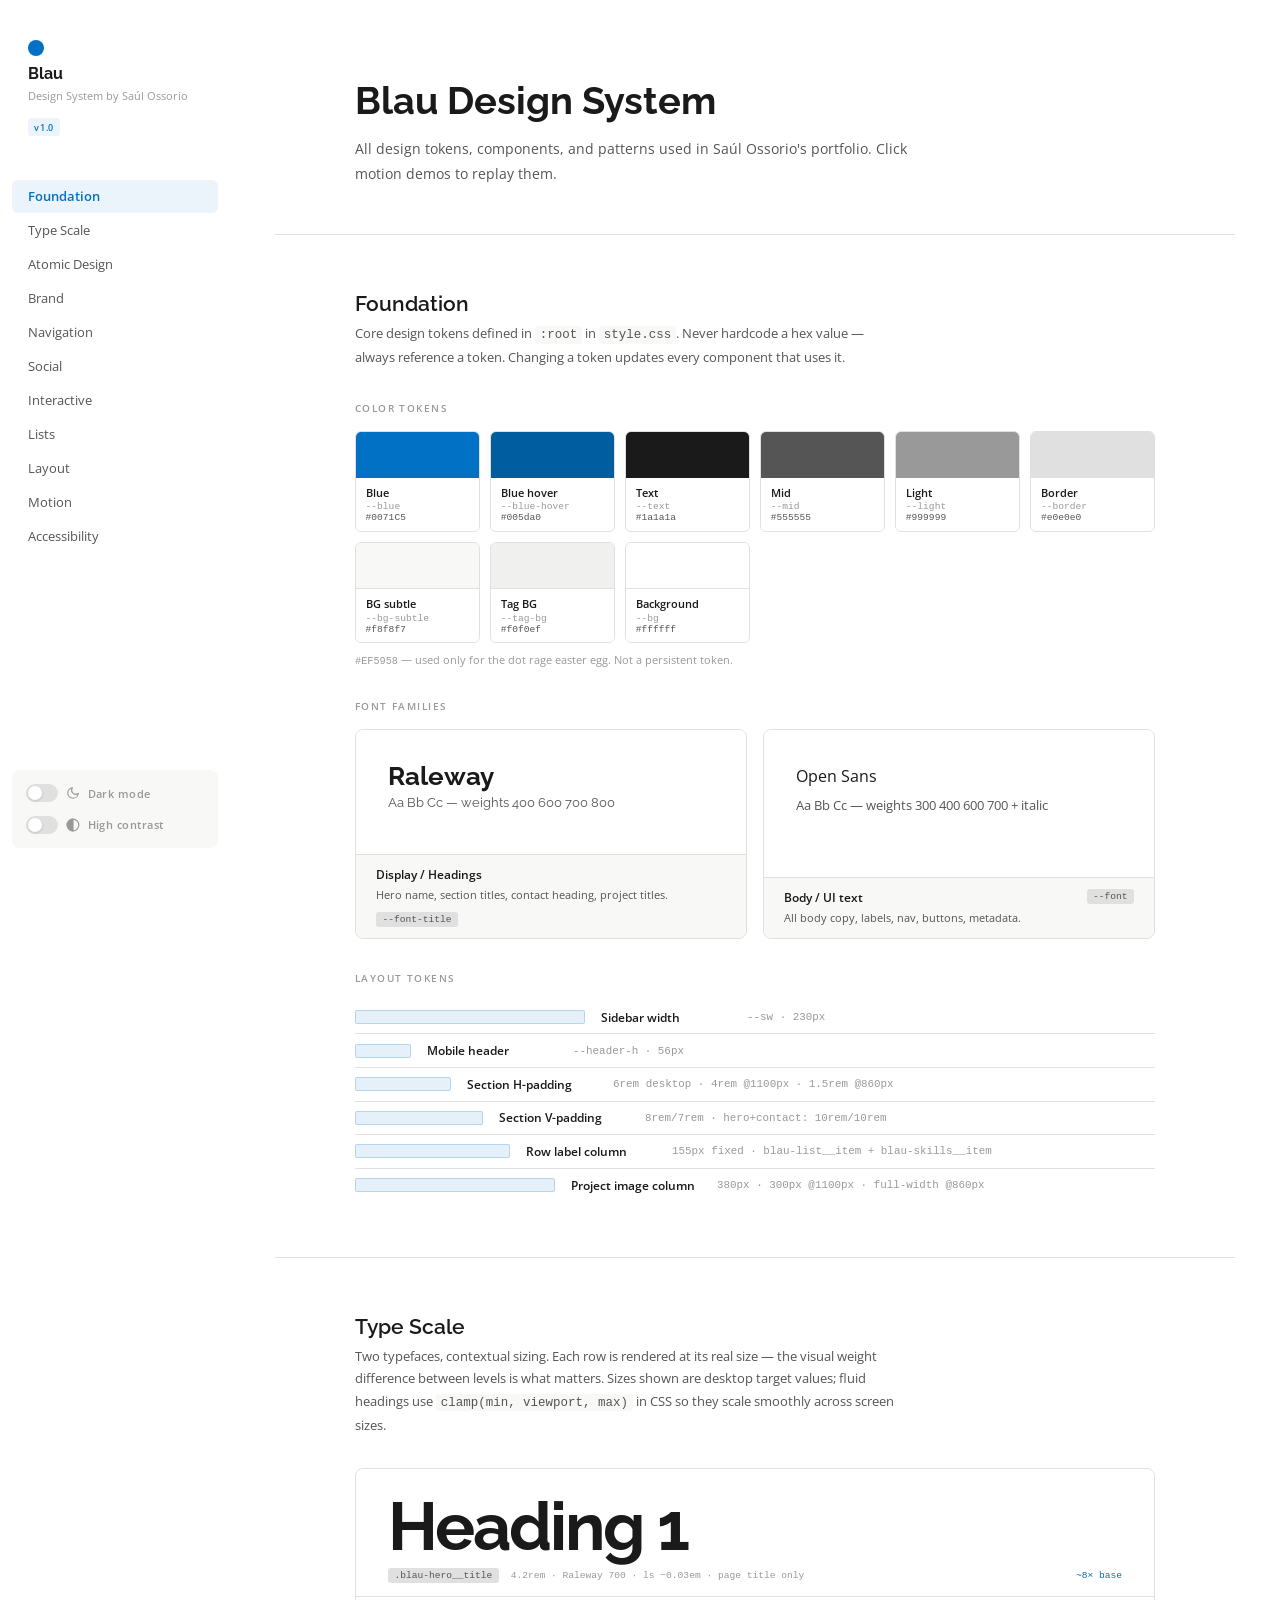
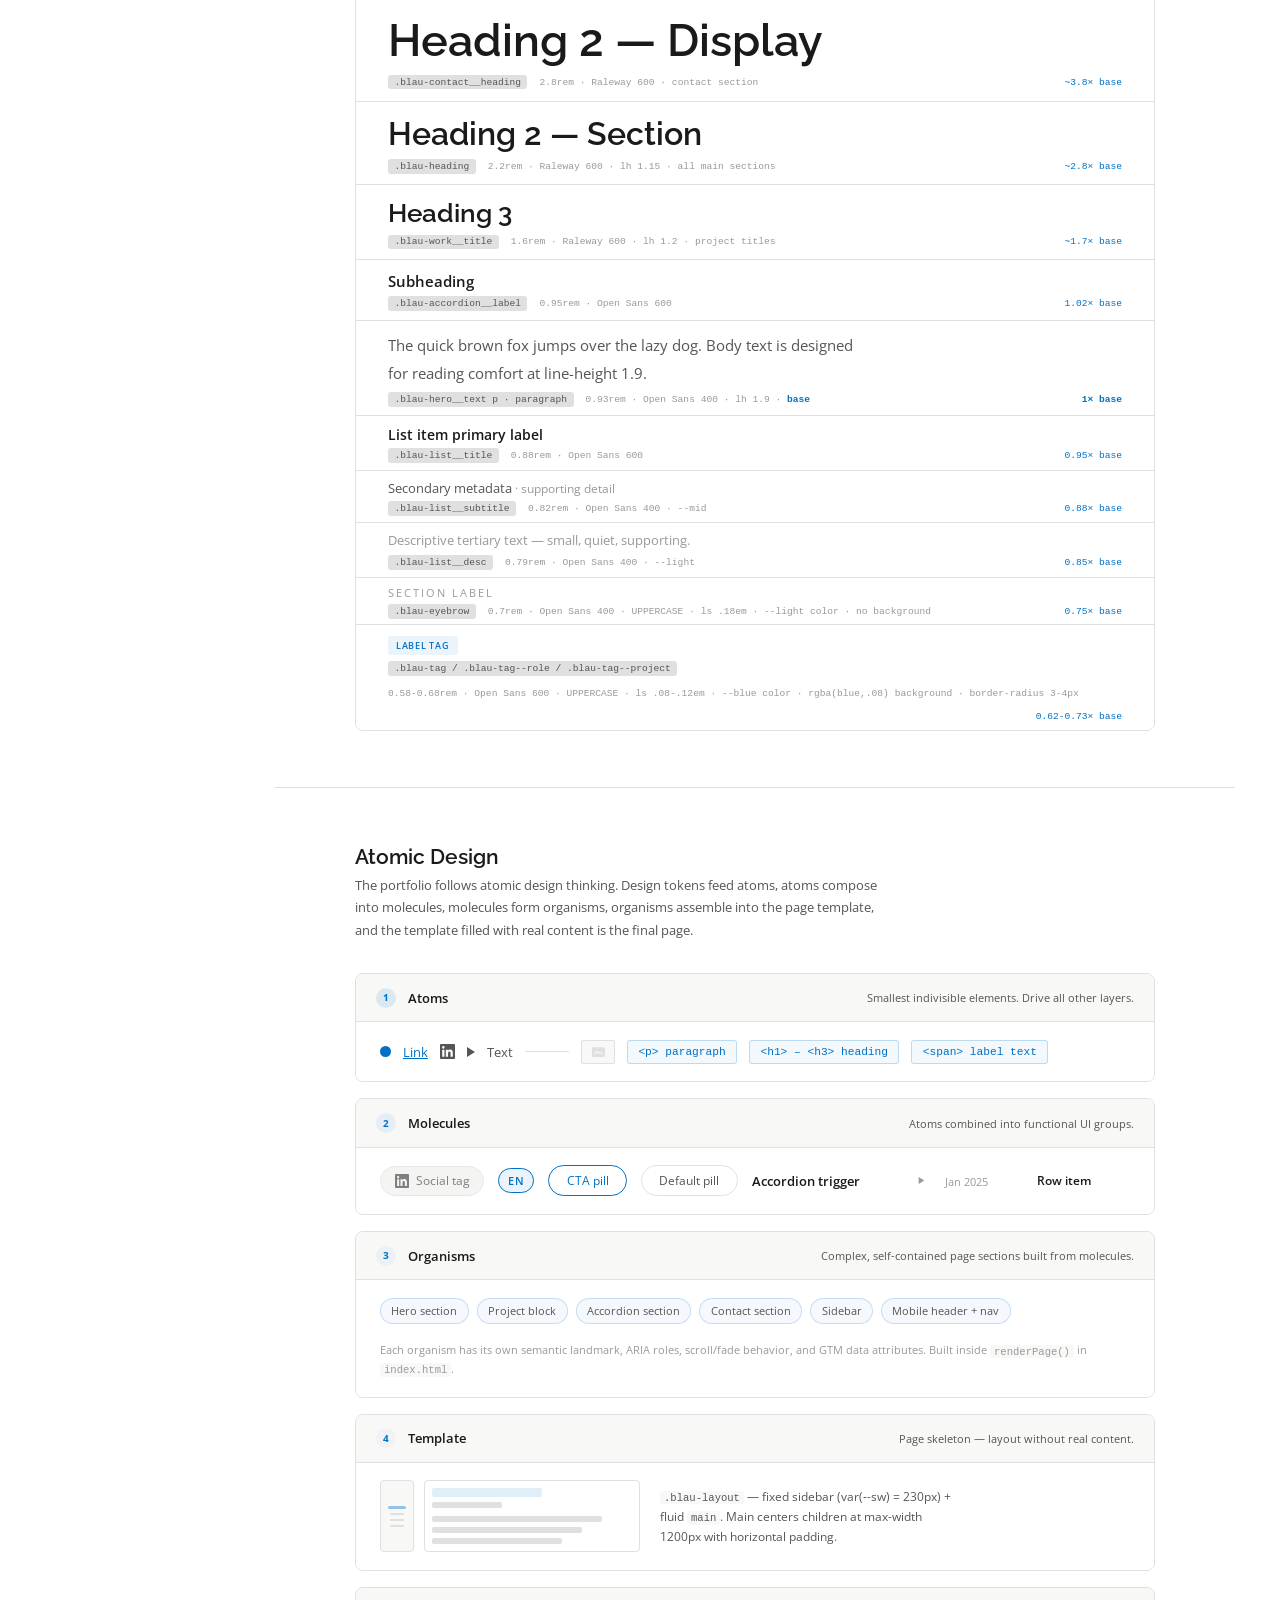
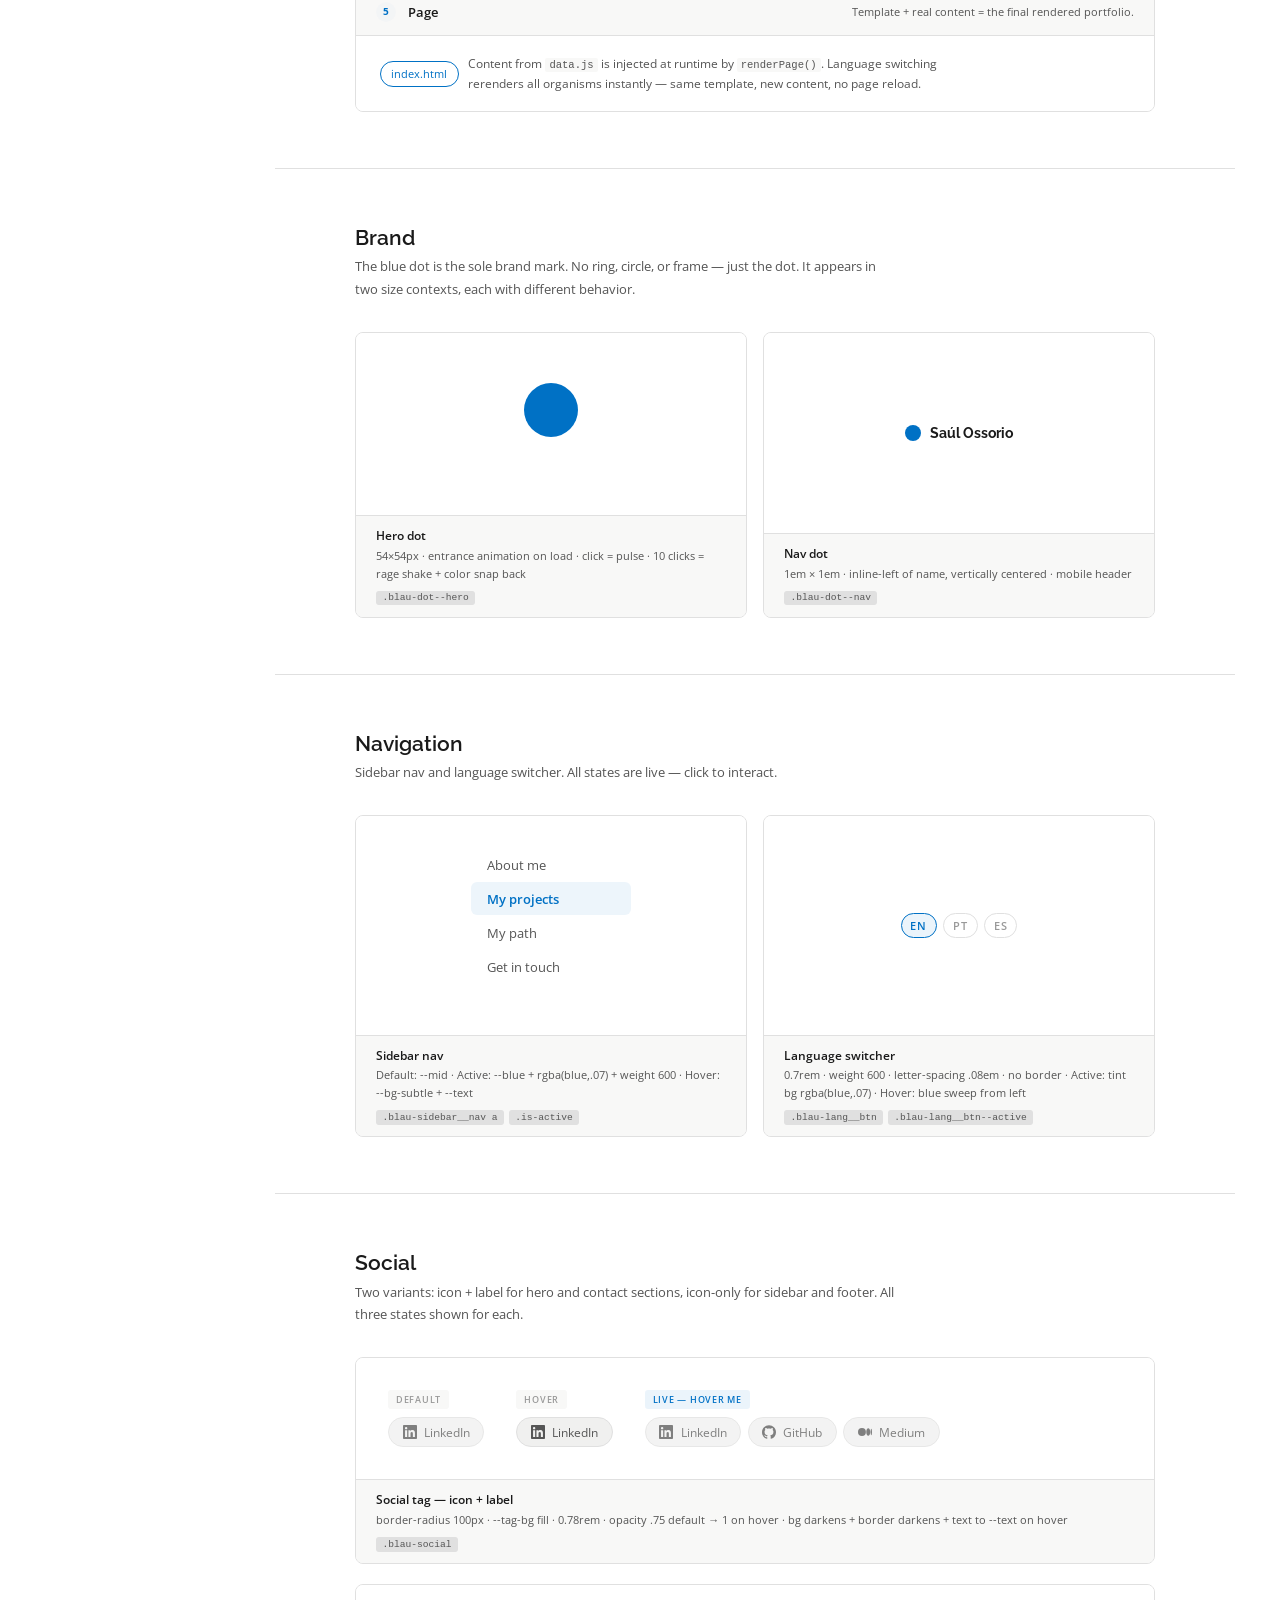
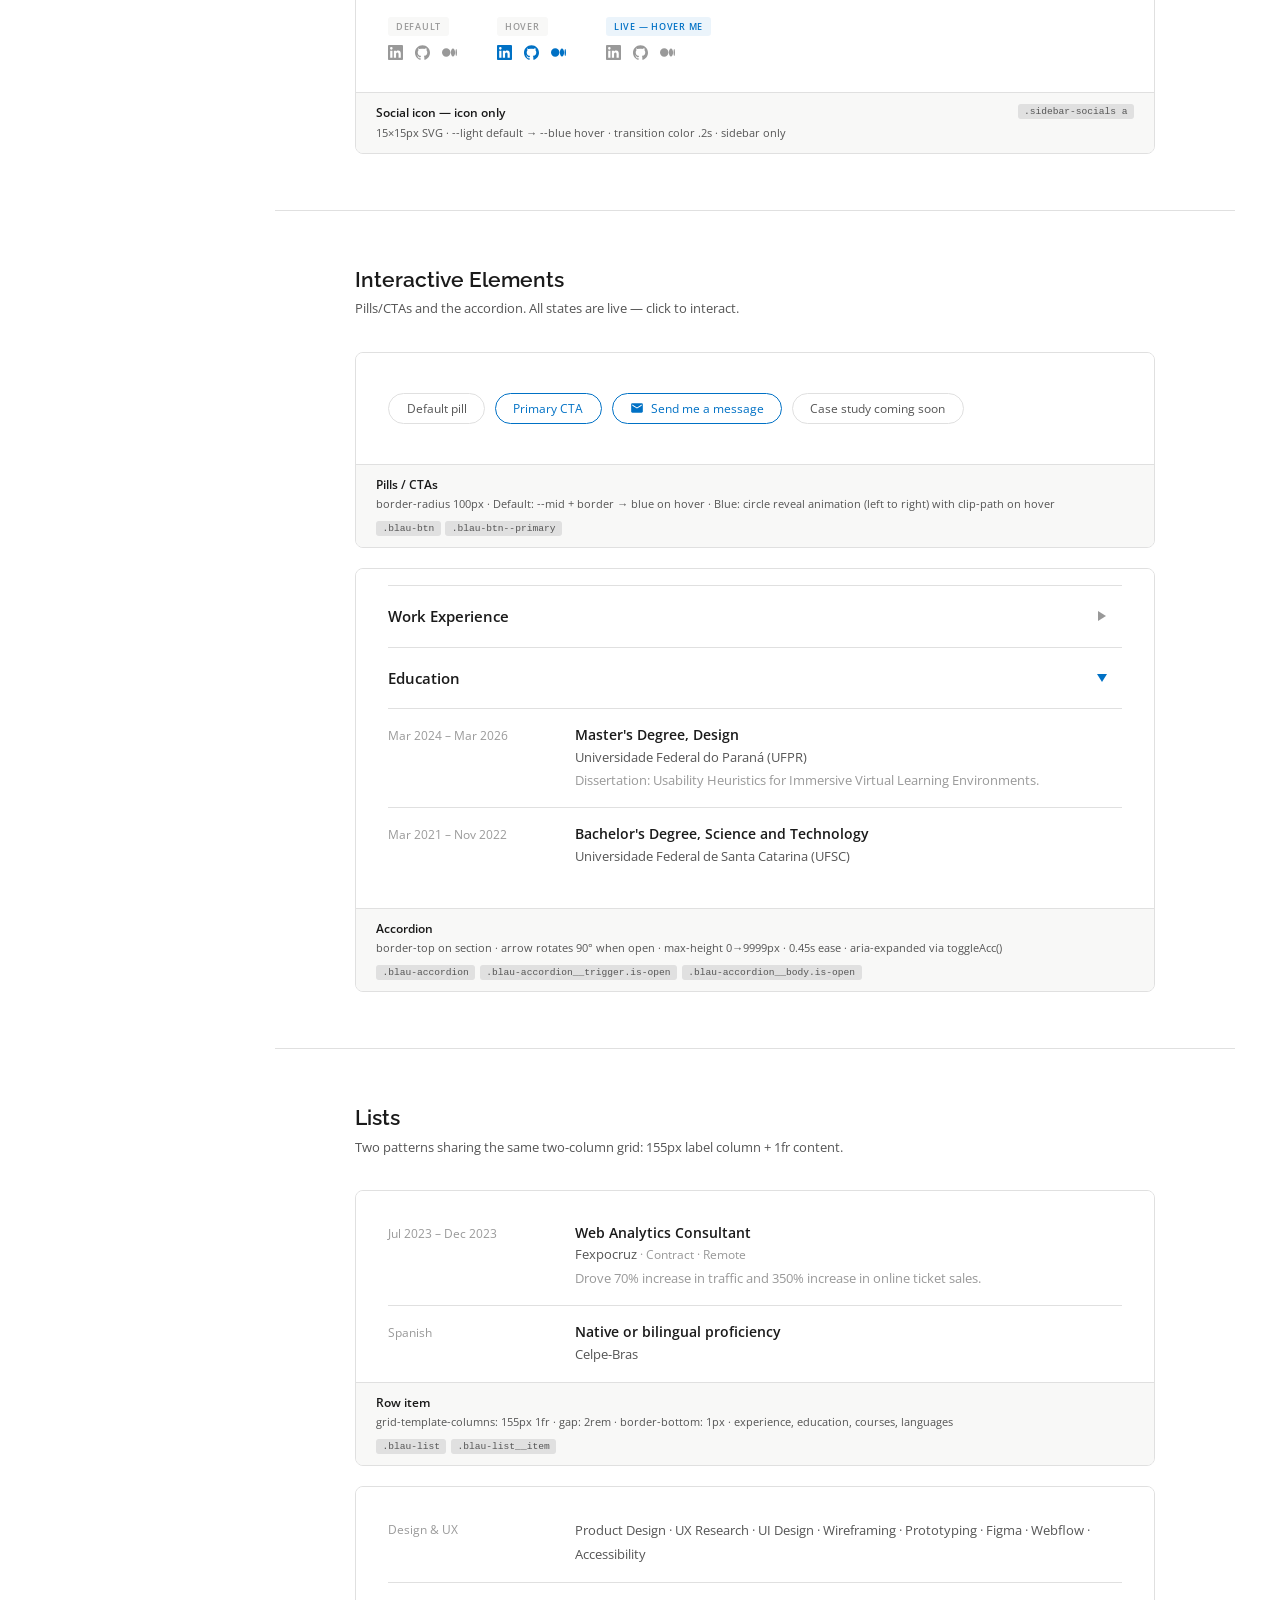
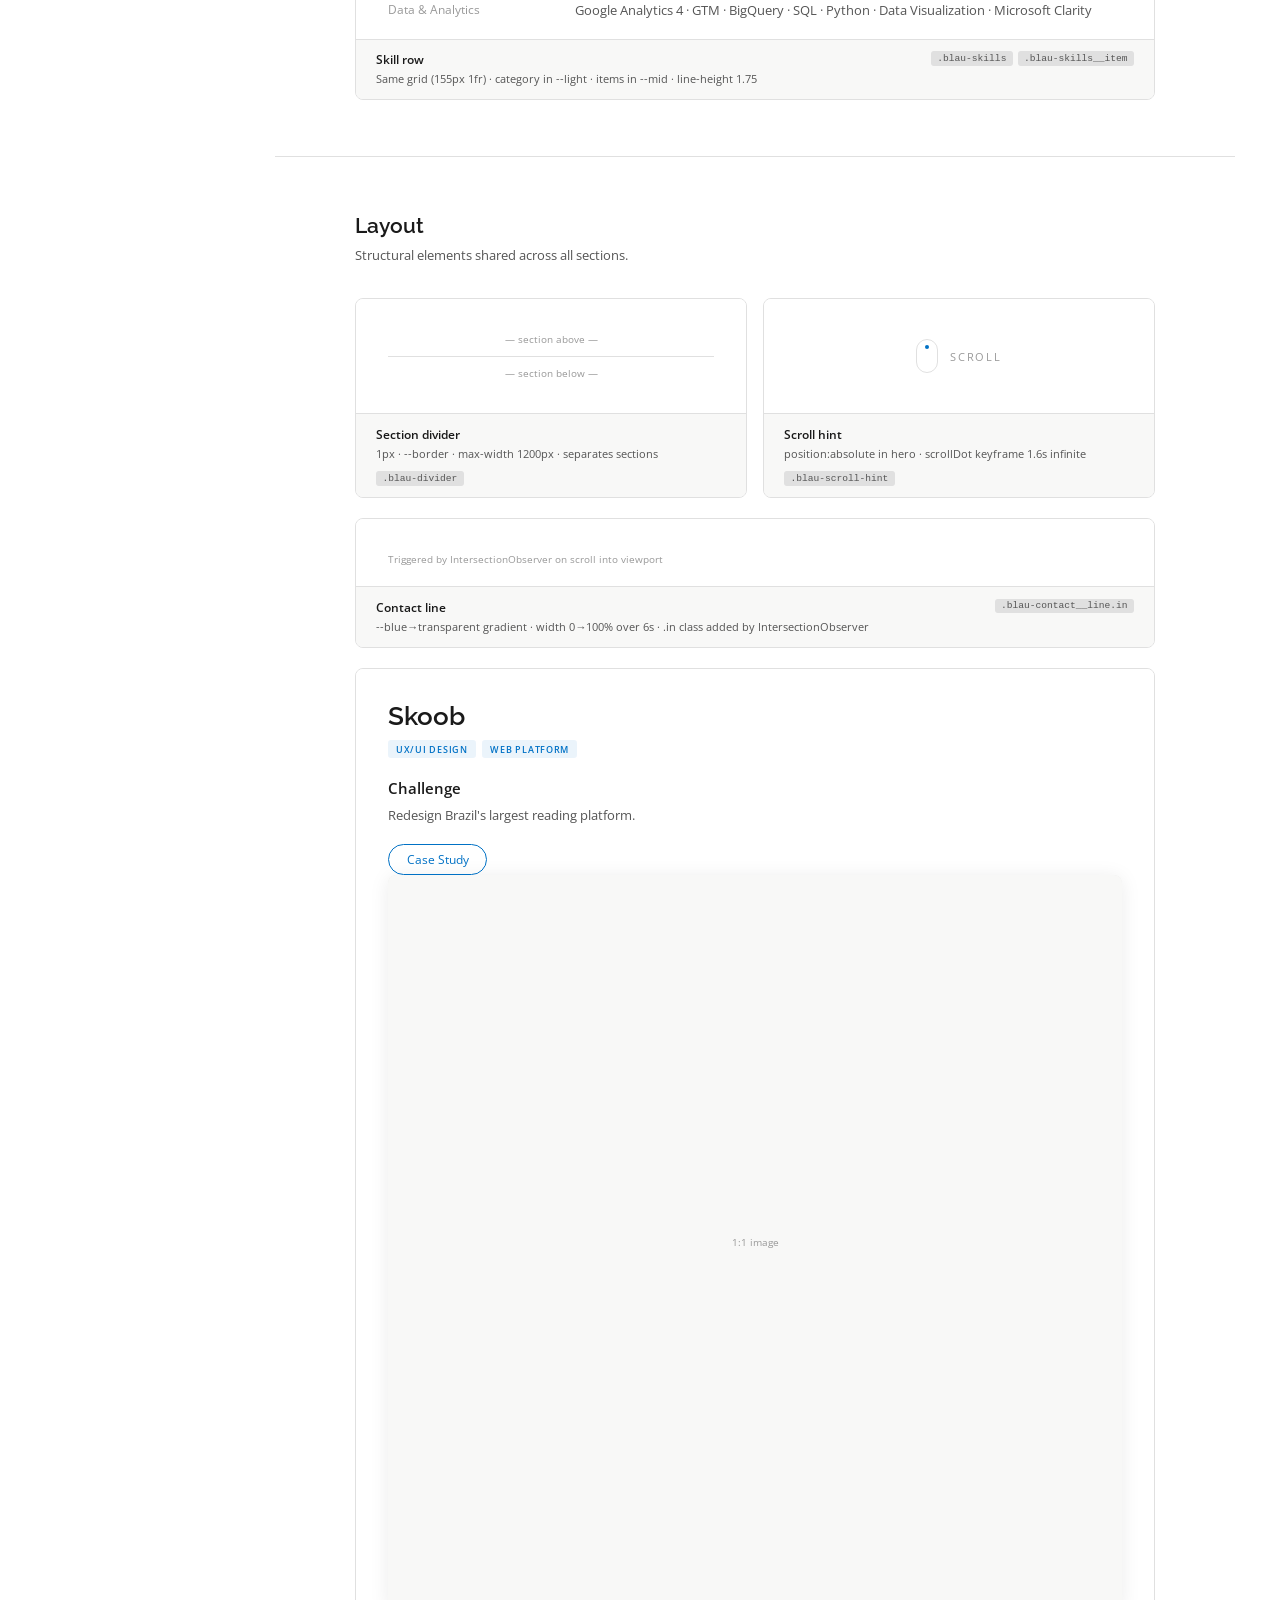
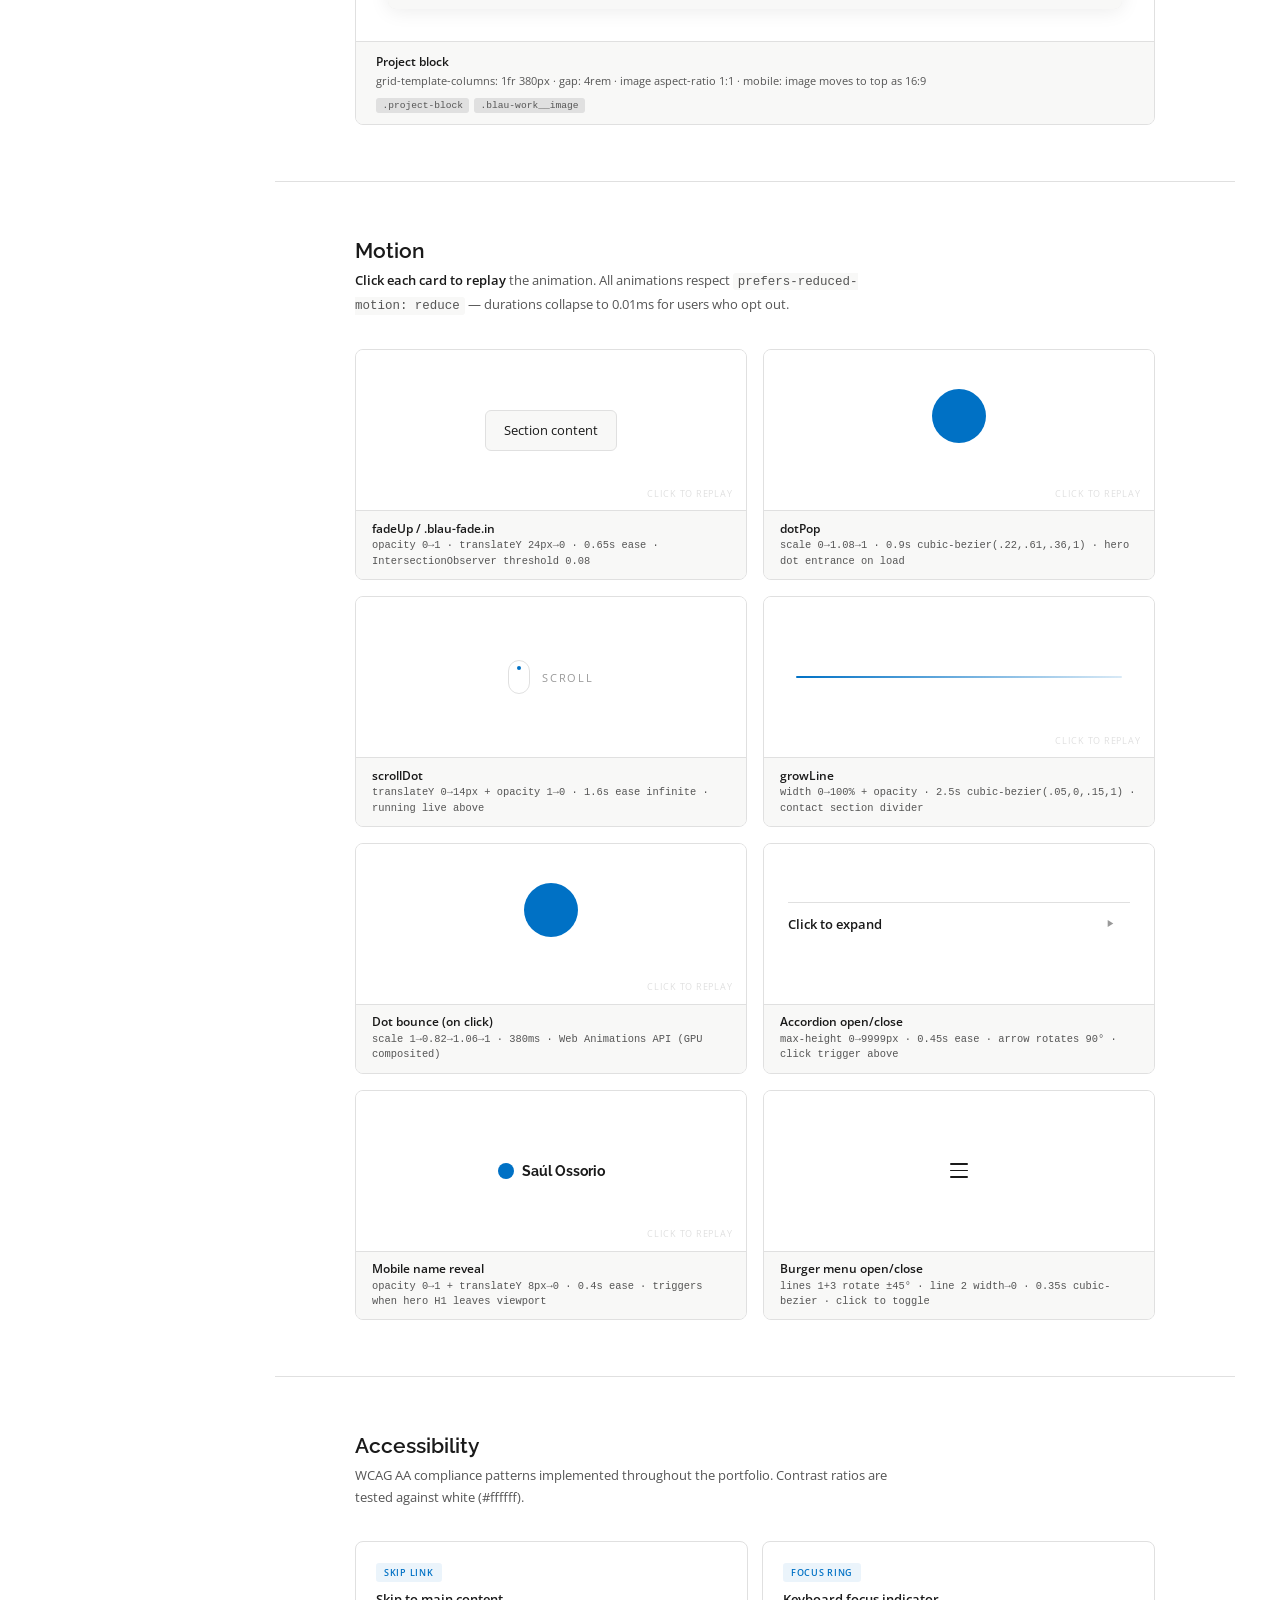
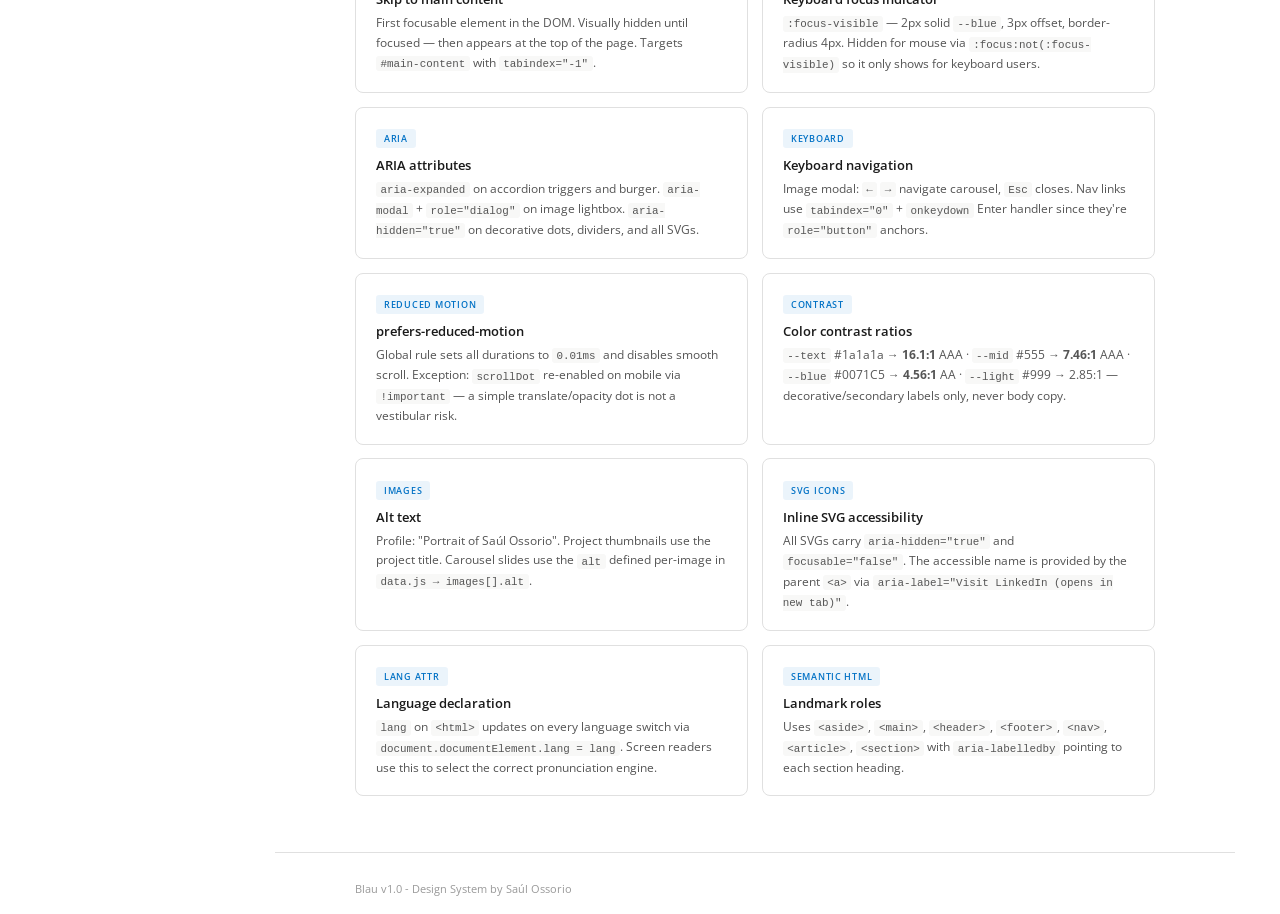
<file: index.html>
<!DOCTYPE html>
<!--
  ============================================================
  BLAU — Design System by Saúl Ossorio v1.0
  saulossorio.com/projects/digital-products/blau/

  All components are rendered with real CSS classes from
  style.css — no mocks or local overrides for the components
  themselves.
  ============================================================
-->
<html lang="en">
<head>
  <meta charset="UTF-8"/>
  <meta name="viewport" content="width=device-width, initial-scale=1.0"/>
  <title>Blau | Design System by Saúl Ossorio</title>
  <meta name="description" content="Blau Design System - All design tokens, components, and patterns used in Saúl Ossorio's portfolio."/>
  <meta name="author" content="Saúl Ossorio"/>
  <link rel="canonical" href="https://saulossorio.com/projects/digital-products/blau/"/>

  <link rel="icon"             type="image/x-icon" href="src/favicon/favicon.ico"/>
  <link rel="icon"             type="image/png"    sizes="32x32" href="src/favicon/favicon-32x32.png"/>
  <link rel="apple-touch-icon"                     sizes="180x180" href="src/favicon/apple-touch-icon.png"/>

  <meta property="og:title"       content="Blau v1.0 - Design System by Saúl Ossorio"/>
  <meta property="og:description" content="All design tokens, components, and patterns used in Saúl Ossorio's portfolio."/>
  <meta property="og:type"        content="website"/>
  <meta name="twitter:card"       content="summary"/>
  <meta name="twitter:title"      content="Blau v1.0 - Design System"/>

  <link rel="preconnect" href="https://fonts.googleapis.com"/>
  <link rel="preconnect" href="https://fonts.gstatic.com" crossorigin/>
  <link href="https://fonts.googleapis.com/css2?family=Open+Sans:ital,wght@0,300;0,400;0,600;0,700;1,400&family=Raleway:wght@400;600;700;800&display=swap" rel="stylesheet"/>

  <!-- Design tokens — CSS custom properties (light / dark / high-contrast) -->
  <link rel="stylesheet" href="styles/variables.css"/>
  <!-- Base styles, layout, and all shared component styles -->
  <link rel="stylesheet" href="styles/global.css"/>
  <!-- Documentation page chrome — .blau-docs-* classes, motion @keyframes -->
  <link rel="stylesheet" href="docs/docs.css"/>
</head>
<body>

<div class="blau-layout">

  <!-- ── MOBILE HEADER ──────────────────────────────────── -->
  <header class="blau-docs-mobile-header" role="banner">
    <a href="#" class="blau-docs-mobile-header__brand" aria-label="Go to top"
       onclick="window.scrollTo({top:0,behavior:'smooth'});return false;">
      <span class="blau-dot blau-dot--nav" aria-hidden="true"></span>
      <span class="blau-docs-mobile-header__name">Blau</span>
    </a>
    <div class="blau-docs-mobile-header__actions">
      <button class="blau-docs-mobile-theme" id="mobDarkBtn" onclick="blauTheme.toggleDark()" aria-label="Dark mode" aria-pressed="false">
        <svg viewBox="0 0 24 24" fill="none" stroke="currentColor" stroke-width="2" stroke-linecap="round" stroke-linejoin="round" aria-hidden="true"><path d="M21 12.79A9 9 0 1111.21 3 7 7 0 0021 12.79z"/></svg>
      </button>
      <button class="blau-docs-mobile-theme" id="mobHcBtn" onclick="blauTheme.toggleHighContrast()" aria-label="High contrast" aria-pressed="false">
        <svg viewBox="0 0 24 24" fill="none" stroke="currentColor" stroke-width="2" stroke-linecap="round" stroke-linejoin="round" aria-hidden="true"><circle cx="12" cy="12" r="10"/><path d="M12 2a10 10 0 000 20z" fill="currentColor"/></svg>
      </button>
      <button class="blau-docs-burger" id="dsBurgerBtn" onclick="toggleDsBurger()"
              aria-label="Open navigation menu" aria-expanded="false" aria-controls="dsMobNav">
        <span aria-hidden="true"></span>
        <span aria-hidden="true"></span>
        <span aria-hidden="true"></span>
      </button>
    </div>
  </header>

  <nav class="blau-docs-mobile-nav" id="dsMobNav" aria-label="Mobile navigation" aria-hidden="true">
    <a href="#foundation"    onclick="scrollDS('foundation');closeDsNav();return false;">Foundation</a>
    <a href="#type-scale"    onclick="scrollDS('type-scale');closeDsNav();return false;">Type Scale</a>
    <a href="#atomic"        onclick="scrollDS('atomic');closeDsNav();return false;">Atomic Design</a>
    <a href="#brand"         onclick="scrollDS('brand');closeDsNav();return false;">Brand</a>
    <a href="#navigation"    onclick="scrollDS('navigation');closeDsNav();return false;">Navigation</a>
    <a href="#social"        onclick="scrollDS('social');closeDsNav();return false;">Social</a>
    <a href="#interactive"   onclick="scrollDS('interactive');closeDsNav();return false;">Interactive</a>
    <a href="#lists"         onclick="scrollDS('lists');closeDsNav();return false;">Lists</a>
    <a href="#layout"        onclick="scrollDS('layout');closeDsNav();return false;">Layout</a>
    <a href="#motion"        onclick="scrollDS('motion');closeDsNav();return false;">Motion</a>
    <a href="#accessibility" onclick="scrollDS('accessibility');closeDsNav();return false;">Accessibility</a>
  </nav>




  <!-- ── SIDEBAR ────────────────────────────────────────── -->
  <aside class="blau-sidebar" aria-label="Design system navigation">

    <!-- blau-docs-sidebar overrides blau-sidebar__top to stack Blau branding vertically -->
    <div class="blau-sidebar__top blau-docs-sidebar">
      <!-- Temporarly theme switcher is here -->
      <span data-theme-toggle class="blau-dot blau-dot--nav" aria-hidden="true"></span>
      <p class="blau-sidebar__name">Blau</p>
      <p class="blau-sidebar__role">Design System by Saúl Ossorio</p>
      <span class="blau-docs-version">v1.0</span>
    </div>

    <nav class="blau-sidebar__nav" aria-label="Sections">
      <a href="#foundation"    onclick="scrollDS('foundation');return false;">Foundation</a>
      <a href="#type-scale"    onclick="scrollDS('type-scale');return false;">Type Scale</a>
      <a href="#atomic"        onclick="scrollDS('atomic');return false;">Atomic Design</a>
      <a href="#brand"         onclick="scrollDS('brand');return false;">Brand</a>
      <a href="#navigation"    onclick="scrollDS('navigation');return false;">Navigation</a>
      <a href="#social"        onclick="scrollDS('social');return false;">Social</a>
      <a href="#interactive"   onclick="scrollDS('interactive');return false;">Interactive</a>
      <a href="#lists"         onclick="scrollDS('lists');return false;">Lists</a>
      <a href="#layout"        onclick="scrollDS('layout');return false;">Layout</a>
      <a href="#motion"        onclick="scrollDS('motion');return false;">Motion</a>
      <a href="#accessibility" onclick="scrollDS('accessibility');return false;">Accessibility</a>
    </nav>

    <div class="blau-sidebar__controls">
      <div class="blau-toggle" onclick="blauTheme.toggleDark()" role="switch" aria-checked="false" aria-label="Dark mode" tabindex="0">
        <span class="blau-toggle__track"><span class="blau-toggle__thumb"></span></span>
        <svg class="blau-toggle__icon" viewBox="0 0 24 24" fill="none" stroke="currentColor" stroke-width="2" stroke-linecap="round" stroke-linejoin="round" aria-hidden="true"><path d="M21 12.79A9 9 0 1111.21 3 7 7 0 0021 12.79z"/></svg>
        <span class="blau-toggle__label">Dark mode</span>
      </div>
      <div class="blau-toggle" onclick="blauTheme.toggleHighContrast()" role="switch" aria-checked="false" aria-label="High contrast" tabindex="0">
        <span class="blau-toggle__track"><span class="blau-toggle__thumb"></span></span>
        <svg class="blau-toggle__icon" viewBox="0 0 24 24" fill="none" stroke="currentColor" stroke-width="2" stroke-linecap="round" stroke-linejoin="round" aria-hidden="true"><circle cx="12" cy="12" r="10"/><path d="M12 2a10 10 0 000 20z" fill="currentColor"/></svg>
        <span class="blau-toggle__label">High contrast</span>
      </div>
    </div>

  </aside>


  <!-- ── MAIN ───────────────────────────────────────────── -->
  <main class="blau-docs" id="main-content">

    <header class="blau-docs__header">
      <p class="blau-docs__title">Blau Design System</p>
      <p class="blau-docs__desc">All design tokens, components, and patterns used in Saúl Ossorio's portfolio. Click motion demos to replay them.</p>
    </header>


    <!-- ══════════════════════════════════════════════
         1. FOUNDATION
    ══════════════════════════════════════════════ -->
    <section class="blau-docs-section" id="foundation">
      <h2 class="blau-docs-section__title">Foundation</h2>
      <p class="blau-docs-section__desc">Core design tokens defined in <code>:root</code> in <code>style.css</code>. Never hardcode a hex value — always reference a token. Changing a token updates every component that uses it.</p>

      <div class="blau-docs-subsection">
        <p class="blau-docs-subsection__title">Color tokens</p>
        <div class="blau-docs-swatches">
          <div class="blau-docs-swatch"><div class="blau-docs-swatch__color" style="background:#0071C5;"></div><div class="blau-docs-swatch__label"><span class="blau-docs-swatch__name">Blue</span><span class="blau-docs-swatch__var">--blue</span><span class="blau-docs-swatch__hex">#0071C5</span></div></div>
          <div class="blau-docs-swatch"><div class="blau-docs-swatch__color" style="background:#005da0;"></div><div class="blau-docs-swatch__label"><span class="blau-docs-swatch__name">Blue hover</span><span class="blau-docs-swatch__var">--blue-hover</span><span class="blau-docs-swatch__hex">#005da0</span></div></div>
          <div class="blau-docs-swatch"><div class="blau-docs-swatch__color" style="background:#1a1a1a;"></div><div class="blau-docs-swatch__label"><span class="blau-docs-swatch__name">Text</span><span class="blau-docs-swatch__var">--text</span><span class="blau-docs-swatch__hex">#1a1a1a</span></div></div>
          <div class="blau-docs-swatch"><div class="blau-docs-swatch__color" style="background:#555555;"></div><div class="blau-docs-swatch__label"><span class="blau-docs-swatch__name">Mid</span><span class="blau-docs-swatch__var">--mid</span><span class="blau-docs-swatch__hex">#555555</span></div></div>
          <div class="blau-docs-swatch"><div class="blau-docs-swatch__color" style="background:#999999;"></div><div class="blau-docs-swatch__label"><span class="blau-docs-swatch__name">Light</span><span class="blau-docs-swatch__var">--light</span><span class="blau-docs-swatch__hex">#999999</span></div></div>
          <div class="blau-docs-swatch"><div class="blau-docs-swatch__color" style="background:#e0e0e0;"></div><div class="blau-docs-swatch__label"><span class="blau-docs-swatch__name">Border</span><span class="blau-docs-swatch__var">--border</span><span class="blau-docs-swatch__hex">#e0e0e0</span></div></div>
          <div class="blau-docs-swatch"><div class="blau-docs-swatch__color" style="background:#f8f8f7;border-bottom:1px solid #e0e0e0;"></div><div class="blau-docs-swatch__label"><span class="blau-docs-swatch__name">BG subtle</span><span class="blau-docs-swatch__var">--bg-subtle</span><span class="blau-docs-swatch__hex">#f8f8f7</span></div></div>
          <div class="blau-docs-swatch"><div class="blau-docs-swatch__color" style="background:#f0f0ef;border-bottom:1px solid #e0e0e0;"></div><div class="blau-docs-swatch__label"><span class="blau-docs-swatch__name">Tag BG</span><span class="blau-docs-swatch__var">--tag-bg</span><span class="blau-docs-swatch__hex">#f0f0ef</span></div></div>
          <div class="blau-docs-swatch"><div class="blau-docs-swatch__color" style="background:#fff;border-bottom:1px solid #e0e0e0;"></div><div class="blau-docs-swatch__label"><span class="blau-docs-swatch__name">Background</span><span class="blau-docs-swatch__var">--bg</span><span class="blau-docs-swatch__hex">#ffffff</span></div></div>
        </div>
        <p style="font-size:.67rem;color:var(--light);margin-top:.6rem;"><code style="font-family:monospace;font-size:.64rem;">#EF5958</code> — used only for the dot rage easter egg. Not a persistent token.</p>
      </div>

      <div class="blau-docs-subsection">
        <p class="blau-docs-subsection__title">Font families</p>
        <div class="blau-docs-grid">
          <div class="blau-docs-demo">
            <div class="blau-docs-demo__preview blau-docs-demo__preview--column" style="gap:.35rem;padding:2rem 2rem 1.5rem;">
              <p style="font-family:'Raleway',sans-serif;font-size:1.6rem;font-weight:700;color:var(--text);line-height:1.1;">Raleway</p>
              <p style="font-family:'Raleway',sans-serif;font-size:.82rem;color:var(--mid);">Aa Bb Cc — weights 400 600 700 800</p>
            </div>
            <div class="blau-docs-demo__meta"><div><p class="blau-docs-demo__name">Display / Headings</p><p class="blau-docs-demo__desc">Hero name, section titles, contact heading, project titles.</p></div><span class="blau-docs-class">--font-title</span></div>
          </div>
          <div class="blau-docs-demo">
            <div class="blau-docs-demo__preview blau-docs-demo__preview--column" style="gap:.35rem;padding:2rem 2rem 1.5rem;">
              <p style="font-family:'Open Sans',sans-serif;font-size:1rem;color:var(--text);line-height:1.8;">Open Sans</p>
              <p style="font-family:'Open Sans',sans-serif;font-size:.82rem;color:var(--mid);">Aa Bb Cc — weights 300 400 600 700 + italic</p>
            </div>
            <div class="blau-docs-demo__meta"><div><p class="blau-docs-demo__name">Body / UI text</p><p class="blau-docs-demo__desc">All body copy, labels, nav, buttons, metadata.</p></div><span class="blau-docs-class">--font</span></div>
          </div>
        </div>
      </div>

      <div class="blau-docs-subsection">
        <p class="blau-docs-subsection__title">Layout tokens</p>
        <div class="blau-docs-spacing"><div class="blau-docs-spacing__bar" style="width:230px;"></div><span class="blau-docs-spacing__label">Sidebar width</span><span class="blau-docs-spacing__value">--sw · 230px</span></div>
        <div class="blau-docs-spacing"><div class="blau-docs-spacing__bar" style="width:56px;"></div><span class="blau-docs-spacing__label">Mobile header</span><span class="blau-docs-spacing__value">--header-h · 56px</span></div>
        <div class="blau-docs-spacing"><div class="blau-docs-spacing__bar" style="width:96px;"></div><span class="blau-docs-spacing__label">Section H-padding</span><span class="blau-docs-spacing__value">6rem desktop · 4rem @1100px · 1.5rem @860px</span></div>
        <div class="blau-docs-spacing"><div class="blau-docs-spacing__bar" style="width:128px;"></div><span class="blau-docs-spacing__label">Section V-padding</span><span class="blau-docs-spacing__value">8rem/7rem · hero+contact: 10rem/10rem</span></div>
        <div class="blau-docs-spacing"><div class="blau-docs-spacing__bar" style="width:155px;max-width:60%;"></div><span class="blau-docs-spacing__label">Row label column</span><span class="blau-docs-spacing__value">155px fixed · blau-list__item + blau-skills__item</span></div>
        <div class="blau-docs-spacing"><div class="blau-docs-spacing__bar" style="width:200px;max-width:60%;"></div><span class="blau-docs-spacing__label">Project image column</span><span class="blau-docs-spacing__value">380px · 300px @1100px · full-width @860px</span></div>
      </div>
    </section>


    <!-- ══════════════════════════════════════════════
         2. TYPE SCALE
    ══════════════════════════════════════════════ -->
    <section class="blau-docs-section" id="type-scale">
      <h2 class="blau-docs-section__title">Type Scale</h2>
      <p class="blau-docs-section__desc">Two typefaces, contextual sizing. Each row is rendered at its real size — the visual weight difference between levels is what matters. Sizes shown are desktop target values; fluid headings use <code>clamp(min, viewport, max)</code> in CSS so they scale smoothly across screen sizes.</p>

      <div style="border:1px solid var(--border);border-radius:8px;overflow:hidden;">

        <div style="padding:1.5rem 2rem .8rem;border-bottom:1px solid var(--border);background:var(--bg);">
          <h1 class="blau-hero__title" style="animation:none;font-size:4.2rem;margin:0;line-height:1;">Heading 1</h1>
          <div style="display:flex;align-items:center;gap:.75rem;margin-top:.5rem;flex-wrap:wrap;">
            <span class="blau-docs-class">.blau-hero__title</span>
            <span style="font-size:.6rem;color:var(--light);font-family:monospace;">4.2rem · Raleway 700 · ls −0.03em · page title only</span>
            <span style="font-size:.6rem;color:var(--blue);font-family:monospace;margin-left:auto;">~8× base</span>
          </div>
        </div>

        <div style="padding:1.1rem 2rem .7rem;border-bottom:1px solid var(--border);background:var(--bg);">
          <h2 class="blau-contact__heading" style="font-size:2.8rem;margin:0;">Heading 2 — Display</h2>
          <div style="display:flex;align-items:center;gap:.75rem;margin-top:.4rem;flex-wrap:wrap;">
            <span class="blau-docs-class">.blau-contact__heading</span>
            <span style="font-size:.6rem;color:var(--light);font-family:monospace;">2.8rem · Raleway 600 · contact section</span>
            <span style="font-size:.6rem;color:var(--blue);font-family:monospace;margin-left:auto;">~3.8× base</span>
          </div>
        </div>

        <div style="padding:.9rem 2rem .65rem;border-bottom:1px solid var(--border);background:var(--bg);">
          <h2 class="blau-heading" style="margin:0;">Heading 2 — Section</h2>
          <div style="display:flex;align-items:center;gap:.75rem;margin-top:.4rem;flex-wrap:wrap;">
            <span class="blau-docs-class">.blau-heading</span>
            <span style="font-size:.6rem;color:var(--light);font-family:monospace;">2.2rem · Raleway 600 · lh 1.15 · all main sections</span>
            <span style="font-size:.6rem;color:var(--blue);font-family:monospace;margin-left:auto;">~2.8× base</span>
          </div>
        </div>

        <div style="padding:.8rem 2rem .6rem;border-bottom:1px solid var(--border);background:var(--bg);">
          <h3 class="blau-work__title" style="margin:0;">Heading 3</h3>
          <div style="display:flex;align-items:center;gap:.75rem;margin-top:.35rem;flex-wrap:wrap;">
            <span class="blau-docs-class">.blau-work__title</span>
            <span style="font-size:.6rem;color:var(--light);font-family:monospace;">1.6rem · Raleway 600 · lh 1.2 · project titles</span>
            <span style="font-size:.6rem;color:var(--blue);font-family:monospace;margin-left:auto;">~1.7× base</span>
          </div>
        </div>

        <div style="padding:.7rem 2rem .55rem;border-bottom:1px solid var(--border);background:var(--bg);">
          <p class="blau-accordion__label" style="margin:0;">Subheading</p>
          <div style="display:flex;align-items:center;gap:.75rem;margin-top:.3rem;flex-wrap:wrap;">
            <span class="blau-docs-class">.blau-accordion__label</span>
            <span style="font-size:.6rem;color:var(--light);font-family:monospace;">0.95rem · Open Sans 600</span>
            <span style="font-size:.6rem;color:var(--blue);font-family:monospace;margin-left:auto;">1.02× base</span>
          </div>
        </div>

        <div style="padding:.65rem 2rem .5rem;border-bottom:1px solid var(--border);background:var(--bg);">
          <p style="font-size:.93rem;color:var(--mid);line-height:1.9;margin:0;max-width:480px;">The quick brown fox jumps over the lazy dog. Body text is designed for reading comfort at line-height 1.9.</p>
          <div style="display:flex;align-items:center;gap:.75rem;margin-top:.3rem;flex-wrap:wrap;">
            <span class="blau-docs-class">.blau-hero__text p · paragraph</span>
            <span style="font-size:.6rem;color:var(--light);font-family:monospace;">0.93rem · Open Sans 400 · lh 1.9 · <strong style="color:var(--blue);">base</strong></span>
            <span style="font-size:.6rem;color:var(--blue);font-family:monospace;font-weight:700;margin-left:auto;">1× base</span>
          </div>
        </div>

        <div style="padding:.55rem 2rem .45rem;border-bottom:1px solid var(--border);background:var(--bg);">
          <p class="blau-list__title" style="margin:0;">List item primary label</p>
          <div style="display:flex;align-items:center;gap:.75rem;margin-top:.25rem;flex-wrap:wrap;">
            <span class="blau-docs-class">.blau-list__title</span>
            <span style="font-size:.6rem;color:var(--light);font-family:monospace;">0.88rem · Open Sans 600</span>
            <span style="font-size:.6rem;color:var(--blue);font-family:monospace;margin-left:auto;">0.95× base</span>
          </div>
        </div>

        <div style="padding:.5rem 2rem .4rem;border-bottom:1px solid var(--border);background:var(--bg);">
          <p class="blau-list__subtitle" style="margin:0;">Secondary metadata <span class="blau-list__note">· supporting detail</span></p>
          <div style="display:flex;align-items:center;gap:.75rem;margin-top:.25rem;flex-wrap:wrap;">
            <span class="blau-docs-class">.blau-list__subtitle</span>
            <span style="font-size:.6rem;color:var(--light);font-family:monospace;">0.82rem · Open Sans 400 · --mid</span>
            <span style="font-size:.6rem;color:var(--blue);font-family:monospace;margin-left:auto;">0.88× base</span>
          </div>
        </div>

        <div style="padding:.45rem 2rem .4rem;border-bottom:1px solid var(--border);background:var(--bg);">
          <p class="blau-list__desc" style="margin:0;">Descriptive tertiary text — small, quiet, supporting.</p>
          <div style="display:flex;align-items:center;gap:.75rem;margin-top:.25rem;flex-wrap:wrap;">
            <span class="blau-docs-class">.blau-list__desc</span>
            <span style="font-size:.6rem;color:var(--light);font-family:monospace;">0.79rem · Open Sans 400 · --light</span>
            <span style="font-size:.6rem;color:var(--blue);font-family:monospace;margin-left:auto;">0.85× base</span>
          </div>
        </div>

        <div style="padding:.45rem 2rem .35rem;border-bottom:1px solid var(--border);background:var(--bg);">
          <p class="blau-eyebrow" style="margin:0;">Section label</p>
          <div style="display:flex;align-items:center;gap:.75rem;margin-top:.25rem;flex-wrap:wrap;">
            <span class="blau-docs-class">.blau-eyebrow</span>
            <span style="font-size:.6rem;color:var(--light);font-family:monospace;">0.7rem · Open Sans 400 · UPPERCASE · ls .18em · --light color · no background</span>
            <span style="font-size:.6rem;color:var(--blue);font-family:monospace;margin-left:auto;">0.75× base</span>
          </div>
        </div>

        <div style="padding:.45rem 2rem .5rem;background:var(--bg);">
          <span class="blau-tag">Label tag</span>
          <div style="display:flex;align-items:center;gap:.75rem;margin-top:.35rem;flex-wrap:wrap;">
            <span class="blau-docs-class">.blau-tag / .blau-tag--role / .blau-tag--project</span>
            <span style="font-size:.6rem;color:var(--light);font-family:monospace;">0.58-0.68rem · Open Sans 600 · UPPERCASE · ls .08-.12em · --blue color · rgba(blue,.08) background · border-radius 3-4px</span>
            <span style="font-size:.6rem;color:var(--blue);font-family:monospace;margin-left:auto;">0.62-0.73× base</span>
          </div>
        </div>

      </div>
    </section>


    <!-- ══════════════════════════════════════════════
         3. ATOMIC DESIGN
    ══════════════════════════════════════════════ -->
    <section class="blau-docs-section" id="atomic">
      <h2 class="blau-docs-section__title">Atomic Design</h2>
      <p class="blau-docs-section__desc">The portfolio follows atomic design thinking. Design tokens feed atoms, atoms compose into molecules, molecules form organisms, organisms assemble into the page template, and the template filled with real content is the final page.</p>

      <div class="blau-docs-atomic">
        <div class="blau-docs-atomic__header">
          <span class="blau-docs-atomic__badge" style="background:rgba(0,113,197,.12);color:var(--blue);">1</span>
          <span class="blau-docs-atomic__title">Atoms</span>
          <span class="blau-docs-atomic__desc">Smallest indivisible elements. Drive all other layers.</span>
        </div>
        <div class="blau-docs-atomic__body" style="gap:.75rem;align-items:center;flex-wrap:wrap;">
          <span class="blau-dot" style="width:11px;height:11px;animation:none;flex-shrink:0;" title="blau-dot &lt;span&gt;"></span>
          <a href="#" onclick="return false;" style="font-size:.82rem;color:var(--blue);text-decoration:underline;" title="&lt;a&gt; anchor">Link</a>
          <svg viewBox="0 0 24 24" width="15" height="15" fill="var(--mid)" title="&lt;svg&gt; social icon"><path d="M20.447 20.452h-3.554v-5.569c0-1.328-.027-3.037-1.852-3.037-1.853 0-2.136 1.445-2.136 2.939v5.667H9.351V9h3.414v1.561h.046c.477-.9 1.637-1.85 3.37-1.85 3.601 0 4.267 2.37 4.267 5.455v6.286zM5.337 7.433a2.062 2.062 0 01-2.063-2.065 2.064 2.064 0 112.063 2.065zm1.782 13.019H3.555V9h3.564v11.452zM22.225 0H1.771C.792 0 0 .774 0 1.729v20.542C0 23.227.792 24 1.771 24h20.451C23.2 24 24 23.227 24 22.271V1.729C24 .774 23.2 0 22.222 0h.003z"/></svg>
          <svg viewBox="0 0 8 10" width="8" height="10" fill="var(--mid)" title="&lt;svg&gt; accordion arrow"><polygon points="0,0 8,5 0,10"/></svg>
          <span style="font-size:.82rem;color:var(--mid);" title="&lt;span&gt; text node">Text</span>
          <div style="width:44px;height:1px;background:var(--border);" title="divider &lt;hr&gt;"></div>
          <div style="width:34px;height:24px;background:var(--bg-subtle);border:1px solid var(--border);border-radius:2px;display:flex;align-items:center;justify-content:center;" title="&lt;img&gt; placeholder"><svg viewBox="0 0 16 12" width="13" height="10" fill="var(--border)"><rect width="16" height="12" rx="1"/><path d="M3 9l3-4 2 3 2-2 3 3" stroke="white" stroke-width="1.2" fill="none"/></svg></div>
          <span style="display:inline-flex;align-items:center;gap:.35rem;font-size:.7rem;color:var(--blue);padding:.3rem .65rem;border:1px solid rgba(0,113,197,.22);border-radius:3px;background:rgba(0,113,197,.05);font-family:monospace;">&lt;p&gt; paragraph</span>
          <span style="display:inline-flex;align-items:center;gap:.35rem;font-size:.7rem;color:var(--blue);padding:.3rem .65rem;border:1px solid rgba(0,113,197,.22);border-radius:3px;background:rgba(0,113,197,.05);font-family:monospace;">&lt;h1&gt; – &lt;h3&gt; heading</span>
          <span style="display:inline-flex;align-items:center;gap:.35rem;font-size:.7rem;color:var(--blue);padding:.3rem .65rem;border:1px solid rgba(0,113,197,.22);border-radius:3px;background:rgba(0,113,197,.05);font-family:monospace;">&lt;span&gt; label text</span>
        </div>
      </div>

      <div class="blau-docs-atomic">
        <div class="blau-docs-atomic__header">
          <span class="blau-docs-atomic__badge" style="background:rgba(0,113,197,.08);color:var(--blue);">2</span>
          <span class="blau-docs-atomic__title">Molecules</span>
          <span class="blau-docs-atomic__desc">Atoms combined into functional UI groups.</span>
        </div>
        <div class="blau-docs-atomic__body" style="gap:.85rem;">
          <a class="blau-social" href="#" onclick="return false;" style="pointer-events:none;">
            <svg viewBox="0 0 24 24" width="13" height="13" fill="currentColor"><path d="M20.447 20.452h-3.554v-5.569c0-1.328-.027-3.037-1.852-3.037-1.853 0-2.136 1.445-2.136 2.939v5.667H9.351V9h3.414v1.561h.046c.477-.9 1.637-1.85 3.37-1.85 3.601 0 4.267 2.37 4.267 5.455v6.286zM5.337 7.433a2.062 2.062 0 01-2.063-2.065 2.064 2.064 0 112.063 2.065zm1.782 13.019H3.555V9h3.564v11.452zM22.225 0H1.771C.792 0 0 .774 0 1.729v20.542C0 23.227.792 24 1.771 24h20.451C23.2 24 24 23.227 24 22.271V1.729C24 .774 23.2 0 22.222 0h.003z"/></svg>
            <span>Social tag</span>
          </a>
          <button class="blau-lang__btn blau-lang__btn--active" style="pointer-events:none;">EN</button>
          <a class="blau-btn blau-btn--primary" href="#" onclick="return false;" style="pointer-events:none;">CTA pill</a>
          <a class="blau-btn" href="#" onclick="return false;" style="pointer-events:none;">Default pill</a>
          <button class="blau-accordion__trigger" style="pointer-events:none;padding:.4rem 0;border-bottom:none;width:180px;">
            <span class="blau-accordion__label" style="font-size:.8rem;">Accordion trigger</span>
            <span class="blau-accordion__arrow" style="margin-right:.4rem;"><svg viewBox="0 0 8 10" width="7" height="7" fill="currentColor"><polygon points="0,0 8,5 0,10"/></svg></span>
          </button>
          <div class="blau-list__item" style="grid-template-columns:80px 1fr;padding:.35rem 0;border:none;gap:.75rem;">
            <div class="blau-list__period" style="font-size:.68rem;">Jan 2025</div>
            <div><p class="blau-list__title" style="margin:0;font-size:.76rem;">Row item</p></div>
          </div>
        </div>
      </div>

      <div class="blau-docs-atomic">
        <div class="blau-docs-atomic__header">
          <span class="blau-docs-atomic__badge" style="background:rgba(0,113,197,.05);color:var(--blue);">3</span>
          <span class="blau-docs-atomic__title">Organisms</span>
          <span class="blau-docs-atomic__desc">Complex, self-contained page sections built from molecules.</span>
        </div>
        <div class="blau-docs-atomic__body" style="flex-direction:column;align-items:flex-start;">
          <div style="display:flex;flex-wrap:wrap;gap:.5rem;">
            <span class="blau-docs-chip" style="background:rgba(0,113,197,.04);border-color:rgba(0,113,197,.2);">Hero section</span>
            <span class="blau-docs-chip" style="background:rgba(0,113,197,.04);border-color:rgba(0,113,197,.2);">Project block</span>
            <span class="blau-docs-chip" style="background:rgba(0,113,197,.04);border-color:rgba(0,113,197,.2);">Accordion section</span>
            <span class="blau-docs-chip" style="background:rgba(0,113,197,.04);border-color:rgba(0,113,197,.2);">Contact section</span>
            <span class="blau-docs-chip" style="background:rgba(0,113,197,.04);border-color:rgba(0,113,197,.2);">Sidebar</span>
            <span class="blau-docs-chip" style="background:rgba(0,113,197,.04);border-color:rgba(0,113,197,.2);">Mobile header + nav</span>
          </div>
          <p style="font-size:.7rem;color:var(--light);line-height:1.6;margin-top:.5rem;">Each organism has its own semantic landmark, ARIA roles, scroll/fade behavior, and GTM data attributes. Built inside <code style="font-family:monospace;font-size:.66rem;background:var(--bg-subtle);padding:.05rem .25rem;border-radius:2px;">renderPage()</code> in <code style="font-family:monospace;font-size:.66rem;background:var(--bg-subtle);padding:.05rem .25rem;border-radius:2px;">index.html</code>.</p>
        </div>
      </div>

      <div class="blau-docs-atomic">
        <div class="blau-docs-atomic__header">
          <span class="blau-docs-atomic__badge" style="background:rgba(0,113,197,.03);color:var(--blue);">4</span>
          <span class="blau-docs-atomic__title">Template</span>
          <span class="blau-docs-atomic__desc">Page skeleton — layout without real content.</span>
        </div>
        <div class="blau-docs-atomic__body" style="gap:1.25rem;align-items:center;">
          <div style="display:flex;gap:.65rem;align-items:stretch;width:260px;">
            <div style="width:34px;background:var(--bg-subtle);border:1px solid var(--border);border-radius:4px;display:flex;align-items:center;justify-content:center;flex-direction:column;gap:4px;padding:6px 0;">
              <div style="width:18px;height:3px;background:var(--blue);border-radius:2px;opacity:.4;"></div>
              <div style="width:14px;height:2px;background:var(--border);border-radius:2px;"></div>
              <div style="width:14px;height:2px;background:var(--border);border-radius:2px;"></div>
              <div style="width:14px;height:2px;background:var(--border);border-radius:2px;"></div>
            </div>
            <div style="flex:1;border:1px solid var(--border);border-radius:4px;padding:7px;display:flex;flex-direction:column;gap:5px;">
              <div style="height:9px;background:var(--blue);border-radius:2px;opacity:.12;width:55%;"></div>
              <div style="height:6px;background:var(--border);border-radius:2px;width:35%;"></div>
              <div style="height:6px;background:var(--border);border-radius:2px;width:85%;margin-top:3px;"></div>
              <div style="height:6px;background:var(--border);border-radius:2px;width:75%;"></div>
              <div style="height:6px;background:var(--border);border-radius:2px;width:65%;"></div>
            </div>
          </div>
          <p style="font-size:.72rem;color:var(--mid);line-height:1.65;max-width:300px;"><code style="font-family:monospace;font-size:.66rem;background:var(--bg-subtle);padding:.05rem .25rem;border-radius:2px;">.blau-layout</code> — fixed sidebar (var(--sw) = 230px) + fluid <code style="font-family:monospace;font-size:.66rem;background:var(--bg-subtle);padding:.05rem .25rem;border-radius:2px;">main</code>. Main centers children at max-width 1200px with horizontal padding.</p>
        </div>
      </div>

      <div class="blau-docs-atomic">
        <div class="blau-docs-atomic__header">
          <span class="blau-docs-atomic__badge" style="background:rgba(0,113,197,.02);color:var(--blue);">5</span>
          <span class="blau-docs-atomic__title">Page</span>
          <span class="blau-docs-atomic__desc">Template + real content = the final rendered portfolio.</span>
        </div>
        <div class="blau-docs-atomic__body">
          <span class="blau-docs-chip" style="border-color:var(--blue);color:var(--blue);">index.html</span>
          <p style="font-size:.72rem;color:var(--mid);line-height:1.65;max-width:480px;">Content from <code style="font-family:monospace;font-size:.66rem;background:var(--bg-subtle);padding:.05rem .25rem;border-radius:2px;">data.js</code> is injected at runtime by <code style="font-family:monospace;font-size:.66rem;background:var(--bg-subtle);padding:.05rem .25rem;border-radius:2px;">renderPage()</code>. Language switching rerenders all organisms instantly — same template, new content, no page reload.</p>
        </div>
      </div>
    </section>


    <!-- ══════════════════════════════════════════════
         4. BRAND
    ══════════════════════════════════════════════ -->
    <section class="blau-docs-section" id="brand">
      <h2 class="blau-docs-section__title">Brand</h2>
      <p class="blau-docs-section__desc">The blue dot is the sole brand mark. No ring, circle, or frame — just the dot. It appears in two size contexts, each with different behavior.</p>

      <div class="blau-docs-grid">
        <div class="blau-docs-demo">
          <div class="blau-docs-demo__preview" style="justify-content:center;align-items:center;padding:2.5rem 2rem;">
            <span class="blau-dot blau-dot--hero" id="dsDot" style="animation:none;cursor:pointer;" title="Click me"></span>
          </div>
          <div class="blau-docs-demo__meta"><div><p class="blau-docs-demo__name">Hero dot</p><p class="blau-docs-demo__desc">54×54px · entrance animation on load · click = pulse · 10 clicks = rage shake + color snap back</p></div><span class="blau-docs-class">.blau-dot--hero</span></div>
        </div>
        <div class="blau-docs-demo">
          <div class="blau-docs-demo__preview" style="justify-content:center;align-items:center;padding:2.5rem 2rem;gap:.55rem;">
            <span class="blau-dot blau-dot--nav" aria-hidden="true" style="animation:none;flex-shrink:0;"></span>
            <span class="blau-sidebar__name" style="font-size:.9rem;line-height:1;">Saúl Ossorio</span>
          </div>
          <div class="blau-docs-demo__meta"><div><p class="blau-docs-demo__name">Nav dot</p><p class="blau-docs-demo__desc">1em × 1em · inline-left of name, vertically centered · mobile header</p></div><span class="blau-docs-class">.blau-dot--nav</span></div>
        </div>
      </div>
    </section>


    <!-- ══════════════════════════════════════════════
         5. NAVIGATION
    ══════════════════════════════════════════════ -->
    <section class="blau-docs-section" id="navigation">
      <h2 class="blau-docs-section__title">Navigation</h2>
      <p class="blau-docs-section__desc">Sidebar nav and language switcher. All states are live — click to interact.</p>

      <div class="blau-docs-grid">
        <div class="blau-docs-demo">
          <div class="blau-docs-demo__preview" style="justify-content:center;padding:2rem;">
            <nav style="width:160px;display:flex;flex-direction:column;gap:.1rem;">
              <a style="display:block;padding:.45rem 1rem;font-size:.8rem;color:var(--mid);border-radius:6px;cursor:default;">About me</a>
              <a style="display:block;padding:.45rem 1rem;font-size:.8rem;color:var(--blue);background:rgba(0,113,197,.07);border-radius:6px;font-weight:600;cursor:default;">My projects</a>
              <a style="display:block;padding:.45rem 1rem;font-size:.8rem;color:var(--mid);border-radius:6px;cursor:default;">My path</a>
              <a style="display:block;padding:.45rem 1rem;font-size:.8rem;color:var(--mid);border-radius:6px;cursor:default;">Get in touch</a>
            </nav>
          </div>
          <div class="blau-docs-demo__meta"><div><p class="blau-docs-demo__name">Sidebar nav</p><p class="blau-docs-demo__desc">Default: --mid · Active: --blue + rgba(blue,.07) + weight 600 · Hover: --bg-subtle + --text</p></div><div class="blau-docs-tags"><span class="blau-docs-class">.blau-sidebar__nav a</span><span class="blau-docs-class">.is-active</span></div></div>
        </div>
        <div class="blau-docs-demo">
          <div class="blau-docs-demo__preview" style="justify-content:center;align-items:center;padding:2rem;gap:.4rem;">
            <button class="blau-lang__btn blau-docs-lb blau-lang__btn--active" onclick="document.querySelectorAll('.blau-docs-lb').forEach(b=>b.classList.remove('blau-lang__btn--active'));this.classList.add('blau-lang__btn--active')"><span>EN</span></button>
            <button class="blau-lang__btn blau-docs-lb" onclick="document.querySelectorAll('.blau-docs-lb').forEach(b=>b.classList.remove('blau-lang__btn--active'));this.classList.add('blau-lang__btn--active')"><span>PT</span></button>
            <button class="blau-lang__btn blau-docs-lb" onclick="document.querySelectorAll('.blau-docs-lb').forEach(b=>b.classList.remove('blau-lang__btn--active'));this.classList.add('blau-lang__btn--active')"><span>ES</span></button>
          </div>
          <div class="blau-docs-demo__meta"><div><p class="blau-docs-demo__name">Language switcher</p><p class="blau-docs-demo__desc">0.7rem · weight 600 · letter-spacing .08em · no border · Active: tint bg rgba(blue,.07) · Hover: blue sweep from left</p></div><div class="blau-docs-tags"><span class="blau-docs-class">.blau-lang__btn</span><span class="blau-docs-class">.blau-lang__btn--active</span></div></div>
        </div>
      </div>
    </section>


    <!-- ══════════════════════════════════════════════
         6. SOCIAL
    ══════════════════════════════════════════════ -->
    <section class="blau-docs-section" id="social">
      <h2 class="blau-docs-section__title">Social</h2>
      <p class="blau-docs-section__desc">Two variants: icon + label for hero and contact sections, icon-only for sidebar and footer. All three states shown for each.</p>

      <div class="blau-docs-demo">
        <div class="blau-docs-demo__preview blau-docs-demo__preview--column" style="gap:1.25rem;padding:2rem;">
          <div style="display:flex;align-items:center;gap:2rem;flex-wrap:wrap;">
            <div style="display:flex;flex-direction:column;gap:.5rem;align-items:flex-start;">
              <span class="blau-tag" style="background:var(--bg-subtle);color:var(--light);">Default</span>
              <a class="blau-social" href="#" onclick="return false;" style="pointer-events:none;opacity:.75;">
                <svg viewBox="0 0 24 24" width="14" height="14" fill="currentColor"><path d="M20.447 20.452h-3.554v-5.569c0-1.328-.027-3.037-1.852-3.037-1.853 0-2.136 1.445-2.136 2.939v5.667H9.351V9h3.414v1.561h.046c.477-.9 1.637-1.85 3.37-1.85 3.601 0 4.267 2.37 4.267 5.455v6.286zM5.337 7.433a2.062 2.062 0 01-2.063-2.065 2.064 2.064 0 112.063 2.065zm1.782 13.019H3.555V9h3.564v11.452zM22.225 0H1.771C.792 0 0 .774 0 1.729v20.542C0 23.227.792 24 1.771 24h20.451C23.2 24 24 23.227 24 22.271V1.729C24 .774 23.2 0 22.222 0h.003z"/></svg>
                <span>LinkedIn</span>
              </a>
            </div>
            <div style="display:flex;flex-direction:column;gap:.5rem;align-items:flex-start;">
              <span class="blau-tag" style="background:var(--bg-subtle);color:var(--light);">Hover</span>
              <a class="blau-social" href="#" onclick="return false;" style="pointer-events:none;opacity:1;">
                <svg viewBox="0 0 24 24" width="14" height="14" fill="currentColor"><path d="M20.447 20.452h-3.554v-5.569c0-1.328-.027-3.037-1.852-3.037-1.853 0-2.136 1.445-2.136 2.939v5.667H9.351V9h3.414v1.561h.046c.477-.9 1.637-1.85 3.37-1.85 3.601 0 4.267 2.37 4.267 5.455v6.286zM5.337 7.433a2.062 2.062 0 01-2.063-2.065 2.064 2.064 0 112.063 2.065zm1.782 13.019H3.555V9h3.564v11.452zM22.225 0H1.771C.792 0 0 .774 0 1.729v20.542C0 23.227.792 24 1.771 24h20.451C23.2 24 24 23.227 24 22.271V1.729C24 .774 23.2 0 22.222 0h.003z"/></svg>
                <span>LinkedIn</span>
              </a>
            </div>
            <div style="display:flex;flex-direction:column;gap:.5rem;align-items:flex-start;">
              <span class="blau-tag">Live — hover me</span>
              <div style="display:flex;gap:.4rem;flex-wrap:wrap;">
                <a class="blau-social" href="#" onclick="return false;"><svg viewBox="0 0 24 24" width="14" height="14" fill="currentColor"><path d="M20.447 20.452h-3.554v-5.569c0-1.328-.027-3.037-1.852-3.037-1.853 0-2.136 1.445-2.136 2.939v5.667H9.351V9h3.414v1.561h.046c.477-.9 1.637-1.85 3.37-1.85 3.601 0 4.267 2.37 4.267 5.455v6.286zM5.337 7.433a2.062 2.062 0 01-2.063-2.065 2.064 2.064 0 112.063 2.065zm1.782 13.019H3.555V9h3.564v11.452zM22.225 0H1.771C.792 0 0 .774 0 1.729v20.542C0 23.227.792 24 1.771 24h20.451C23.2 24 24 23.227 24 22.271V1.729C24 .774 23.2 0 22.222 0h.003z"/></svg><span>LinkedIn</span></a>
                <a class="blau-social" href="#" onclick="return false;"><svg viewBox="0 0 24 24" width="14" height="14" fill="currentColor"><path d="M12 .297c-6.63 0-12 5.373-12 12 0 5.303 3.438 9.8 8.205 11.385.6.113.82-.258.82-.577 0-.285-.01-1.04-.015-2.04-3.338.724-4.042-1.61-4.042-1.61C4.422 18.07 3.633 17.7 3.633 17.7c-1.087-.744.084-.729.084-.729 1.205.084 1.838 1.236 1.838 1.236 1.07 1.835 2.809 1.305 3.495.998.108-.776.417-1.305.76-1.605-2.665-.3-5.466-1.332-5.466-5.93 0-1.31.465-2.38 1.235-3.22-.135-.303-.54-1.523.105-3.176 0 0 1.005-.322 3.3 1.23.96-.267 1.98-.399 3-.405 1.02.006 2.04.138 3 .405 2.28-1.552 3.285-1.23 3.285-1.23.645 1.653.24 2.873.12 3.176.765.84 1.23 1.91 1.23 3.22 0 4.61-2.805 5.625-5.475 5.92.42.36.81 1.096.81 2.22 0 1.606-.015 2.896-.015 3.286 0 .315.21.69.825.57C20.565 22.092 24 17.592 24 12.297c0-6.627-5.373-12-12-12"/></svg><span>GitHub</span></a>
                <a class="blau-social" href="#" onclick="return false;"><svg viewBox="0 0 24 24" width="14" height="14" fill="currentColor"><path d="M13.54 12a6.8 6.8 0 01-6.77 6.82A6.8 6.8 0 010 12a6.8 6.8 0 016.77-6.82A6.8 6.8 0 0113.54 12zM20.96 12c0 3.54-1.51 6.42-3.38 6.42-1.87 0-3.39-2.88-3.39-6.42s1.52-6.42 3.39-6.42 3.38 2.88 3.38 6.42M24 12c0 3.17-.53 5.75-1.19 5.75-.66 0-1.19-2.58-1.19-5.75s.53-5.75 1.19-5.75C23.47 6.25 24 8.83 24 12z"/></svg><span>Medium</span></a>
              </div>
            </div>
          </div>
        </div>
        <div class="blau-docs-demo__meta"><div><p class="blau-docs-demo__name">Social tag — icon + label</p><p class="blau-docs-demo__desc">border-radius 100px · --tag-bg fill · 0.78rem · opacity .75 default → 1 on hover · bg darkens + border darkens + text to --text on hover</p></div><span class="blau-docs-class">.blau-social</span></div>
      </div>

      <div class="blau-docs-demo">
        <div class="blau-docs-demo__preview" style="padding:2rem;gap:2.5rem;align-items:flex-start;">
          <div style="display:flex;flex-direction:column;gap:.6rem;align-items:flex-start;">
            <span class="blau-tag" style="background:var(--bg-subtle);color:var(--light);">Default</span>
            <div style="display:flex;gap:.75rem;">
              <a href="#" onclick="return false;" style="color:var(--light);display:flex;pointer-events:none;"><svg viewBox="0 0 24 24" width="15" height="15" fill="currentColor"><path d="M20.447 20.452h-3.554v-5.569c0-1.328-.027-3.037-1.852-3.037-1.853 0-2.136 1.445-2.136 2.939v5.667H9.351V9h3.414v1.561h.046c.477-.9 1.637-1.85 3.37-1.85 3.601 0 4.267 2.37 4.267 5.455v6.286zM5.337 7.433a2.062 2.062 0 01-2.063-2.065 2.064 2.064 0 112.063 2.065zm1.782 13.019H3.555V9h3.564v11.452zM22.225 0H1.771C.792 0 0 .774 0 1.729v20.542C0 23.227.792 24 1.771 24h20.451C23.2 24 24 23.227 24 22.271V1.729C24 .774 23.2 0 22.222 0h.003z"/></svg></a>
              <a href="#" onclick="return false;" style="color:var(--light);display:flex;pointer-events:none;"><svg viewBox="0 0 24 24" width="15" height="15" fill="currentColor"><path d="M12 .297c-6.63 0-12 5.373-12 12 0 5.303 3.438 9.8 8.205 11.385.6.113.82-.258.82-.577 0-.285-.01-1.04-.015-2.04-3.338.724-4.042-1.61-4.042-1.61C4.422 18.07 3.633 17.7 3.633 17.7c-1.087-.744.084-.729.084-.729 1.205.084 1.838 1.236 1.838 1.236 1.07 1.835 2.809 1.305 3.495.998.108-.776.417-1.305.76-1.605-2.665-.3-5.466-1.332-5.466-5.93 0-1.31.465-2.38 1.235-3.22-.135-.303-.54-1.523.105-3.176 0 0 1.005-.322 3.3 1.23.96-.267 1.98-.399 3-.405 1.02.006 2.04.138 3 .405 2.28-1.552 3.285-1.23 3.285-1.23.645 1.653.24 2.873.12 3.176.765.84 1.23 1.91 1.23 3.22 0 4.61-2.805 5.625-5.475 5.92.42.36.81 1.096.81 2.22 0 1.606-.015 2.896-.015 3.286 0 .315.21.69.825.57C20.565 22.092 24 17.592 24 12.297c0-6.627-5.373-12-12-12"/></svg></a>
              <a href="#" onclick="return false;" style="color:var(--light);display:flex;pointer-events:none;"><svg viewBox="0 0 24 24" width="15" height="15" fill="currentColor"><path d="M13.54 12a6.8 6.8 0 01-6.77 6.82A6.8 6.8 0 010 12a6.8 6.8 0 016.77-6.82A6.8 6.8 0 0113.54 12zM20.96 12c0 3.54-1.51 6.42-3.38 6.42-1.87 0-3.39-2.88-3.39-6.42s1.52-6.42 3.39-6.42 3.38 2.88 3.38 6.42M24 12c0 3.17-.53 5.75-1.19 5.75-.66 0-1.19-2.58-1.19-5.75s.53-5.75 1.19-5.75C23.47 6.25 24 8.83 24 12z"/></svg></a>
            </div>
          </div>
          <div style="display:flex;flex-direction:column;gap:.6rem;align-items:flex-start;">
            <span class="blau-tag" style="background:var(--bg-subtle);color:var(--light);">Hover</span>
            <div style="display:flex;gap:.75rem;">
              <a href="#" onclick="return false;" style="color:var(--blue);display:flex;pointer-events:none;"><svg viewBox="0 0 24 24" width="15" height="15" fill="currentColor"><path d="M20.447 20.452h-3.554v-5.569c0-1.328-.027-3.037-1.852-3.037-1.853 0-2.136 1.445-2.136 2.939v5.667H9.351V9h3.414v1.561h.046c.477-.9 1.637-1.85 3.37-1.85 3.601 0 4.267 2.37 4.267 5.455v6.286zM5.337 7.433a2.062 2.062 0 01-2.063-2.065 2.064 2.064 0 112.063 2.065zm1.782 13.019H3.555V9h3.564v11.452zM22.225 0H1.771C.792 0 0 .774 0 1.729v20.542C0 23.227.792 24 1.771 24h20.451C23.2 24 24 23.227 24 22.271V1.729C24 .774 23.2 0 22.222 0h.003z"/></svg></a>
              <a href="#" onclick="return false;" style="color:var(--blue);display:flex;pointer-events:none;"><svg viewBox="0 0 24 24" width="15" height="15" fill="currentColor"><path d="M12 .297c-6.63 0-12 5.373-12 12 0 5.303 3.438 9.8 8.205 11.385.6.113.82-.258.82-.577 0-.285-.01-1.04-.015-2.04-3.338.724-4.042-1.61-4.042-1.61C4.422 18.07 3.633 17.7 3.633 17.7c-1.087-.744.084-.729.084-.729 1.205.084 1.838 1.236 1.838 1.236 1.07 1.835 2.809 1.305 3.495.998.108-.776.417-1.305.76-1.605-2.665-.3-5.466-1.332-5.466-5.93 0-1.31.465-2.38 1.235-3.22-.135-.303-.54-1.523.105-3.176 0 0 1.005-.322 3.3 1.23.96-.267 1.98-.399 3-.405 1.02.006 2.04.138 3 .405 2.28-1.552 3.285-1.23 3.285-1.23.645 1.653.24 2.873.12 3.176.765.84 1.23 1.91 1.23 3.22 0 4.61-2.805 5.625-5.475 5.92.42.36.81 1.096.81 2.22 0 1.606-.015 2.896-.015 3.286 0 .315.21.69.825.57C20.565 22.092 24 17.592 24 12.297c0-6.627-5.373-12-12-12"/></svg></a>
              <a href="#" onclick="return false;" style="color:var(--blue);display:flex;pointer-events:none;"><svg viewBox="0 0 24 24" width="15" height="15" fill="currentColor"><path d="M13.54 12a6.8 6.8 0 01-6.77 6.82A6.8 6.8 0 010 12a6.8 6.8 0 016.77-6.82A6.8 6.8 0 0113.54 12zM20.96 12c0 3.54-1.51 6.42-3.38 6.42-1.87 0-3.39-2.88-3.39-6.42s1.52-6.42 3.39-6.42 3.38 2.88 3.38 6.42M24 12c0 3.17-.53 5.75-1.19 5.75-.66 0-1.19-2.58-1.19-5.75s.53-5.75 1.19-5.75C23.47 6.25 24 8.83 24 12z"/></svg></a>
            </div>
          </div>
          <div style="display:flex;flex-direction:column;gap:.6rem;align-items:flex-start;">
            <span class="blau-tag">Live — hover me</span>
            <div style="display:flex;gap:.75rem;">
              <a href="#" onclick="return false;" style="color:var(--light);display:flex;transition:color .2s;" onmouseenter="this.style.color='var(--blue)'" onmouseleave="this.style.color='var(--light)'"><svg viewBox="0 0 24 24" width="15" height="15" fill="currentColor"><path d="M20.447 20.452h-3.554v-5.569c0-1.328-.027-3.037-1.852-3.037-1.853 0-2.136 1.445-2.136 2.939v5.667H9.351V9h3.414v1.561h.046c.477-.9 1.637-1.85 3.37-1.85 3.601 0 4.267 2.37 4.267 5.455v6.286zM5.337 7.433a2.062 2.062 0 01-2.063-2.065 2.064 2.064 0 112.063 2.065zm1.782 13.019H3.555V9h3.564v11.452zM22.225 0H1.771C.792 0 0 .774 0 1.729v20.542C0 23.227.792 24 1.771 24h20.451C23.2 24 24 23.227 24 22.271V1.729C24 .774 23.2 0 22.222 0h.003z"/></svg></a>
              <a href="#" onclick="return false;" style="color:var(--light);display:flex;transition:color .2s;" onmouseenter="this.style.color='var(--blue)'" onmouseleave="this.style.color='var(--light)'"><svg viewBox="0 0 24 24" width="15" height="15" fill="currentColor"><path d="M12 .297c-6.63 0-12 5.373-12 12 0 5.303 3.438 9.8 8.205 11.385.6.113.82-.258.82-.577 0-.285-.01-1.04-.015-2.04-3.338.724-4.042-1.61-4.042-1.61C4.422 18.07 3.633 17.7 3.633 17.7c-1.087-.744.084-.729.084-.729 1.205.084 1.838 1.236 1.838 1.236 1.07 1.835 2.809 1.305 3.495.998.108-.776.417-1.305.76-1.605-2.665-.3-5.466-1.332-5.466-5.93 0-1.31.465-2.38 1.235-3.22-.135-.303-.54-1.523.105-3.176 0 0 1.005-.322 3.3 1.23.96-.267 1.98-.399 3-.405 1.02.006 2.04.138 3 .405 2.28-1.552 3.285-1.23 3.285-1.23.645 1.653.24 2.873.12 3.176.765.84 1.23 1.91 1.23 3.22 0 4.61-2.805 5.625-5.475 5.92.42.36.81 1.096.81 2.22 0 1.606-.015 2.896-.015 3.286 0 .315.21.69.825.57C20.565 22.092 24 17.592 24 12.297c0-6.627-5.373-12-12-12"/></svg></a>
              <a href="#" onclick="return false;" style="color:var(--light);display:flex;transition:color .2s;" onmouseenter="this.style.color='var(--blue)'" onmouseleave="this.style.color='var(--light)'"><svg viewBox="0 0 24 24" width="15" height="15" fill="currentColor"><path d="M13.54 12a6.8 6.8 0 01-6.77 6.82A6.8 6.8 0 010 12a6.8 6.8 0 016.77-6.82A6.8 6.8 0 0113.54 12zM20.96 12c0 3.54-1.51 6.42-3.38 6.42-1.87 0-3.39-2.88-3.39-6.42s1.52-6.42 3.39-6.42 3.38 2.88 3.38 6.42M24 12c0 3.17-.53 5.75-1.19 5.75-.66 0-1.19-2.58-1.19-5.75s.53-5.75 1.19-5.75C23.47 6.25 24 8.83 24 12z"/></svg></a>
            </div>
          </div>
        </div>
        <div class="blau-docs-demo__meta"><div><p class="blau-docs-demo__name">Social icon — icon only</p><p class="blau-docs-demo__desc">15×15px SVG · --light default → --blue hover · transition color .2s · sidebar only</p></div><span class="blau-docs-class">.sidebar-socials a</span></div>
      </div>
    </section>


    <!-- ══════════════════════════════════════════════
         7. INTERACTIVE ELEMENTS
    ══════════════════════════════════════════════ -->
    <section class="blau-docs-section" id="interactive">
      <h2 class="blau-docs-section__title">Interactive Elements</h2>
      <p class="blau-docs-section__desc">Pills/CTAs and the accordion. All states are live — click to interact.</p>

      <div class="blau-docs-demo">
        <div class="blau-docs-demo__preview" style="flex-wrap:wrap;gap:.6rem;">
          <a class="blau-btn" href="#" onclick="return false;">Default pill</a>
          <a class="blau-btn blau-btn--primary" href="#" onclick="return false;">Primary CTA</a>
          <a class="blau-btn blau-btn--primary" href="#" onclick="return false;">
            <svg viewBox="0 0 24 24" width="13" height="13" fill="currentColor"><path d="M20 4H4c-1.1 0-2 .9-2 2v12c0 1.1.9 2 2 2h16c1.1 0 2-.9 2-2V6c0-1.1-.9-2-2-2zm0 4l-8 5-8-5V6l8 5 8-5v2z"/></svg>
            Send me a message
          </a>
          <span class="blau-btn">Case study coming soon</span>
        </div>
        <div class="blau-docs-demo__meta"><div><p class="blau-docs-demo__name">Pills / CTAs</p><p class="blau-docs-demo__desc">border-radius 100px · Default: --mid + border → blue on hover · Blue: circle reveal animation (left to right) with clip-path on hover</p></div><div class="blau-docs-tags"><span class="blau-docs-class">.blau-btn</span><span class="blau-docs-class">.blau-btn--primary</span></div></div>
      </div>

      <div class="blau-docs-demo">
        <div class="blau-docs-demo__preview--full">
          <div style="padding:1rem 2rem 0;">
            <div class="blau-accordion" style="margin:0;">
              <button class="blau-accordion__trigger" onclick="toggleAcc(this)" aria-expanded="false">
                <span class="blau-accordion__label">Work Experience</span>
                <span class="blau-accordion__arrow"><svg viewBox="0 0 8 10" width="8" height="10" fill="currentColor"><polygon points="0,0 8,5 0,10"/></svg></span>
              </button>
              <div class="blau-accordion__body">
                <div class="blau-accordion__content">
                  <div class="blau-list">
                    <div class="blau-list__item">
                      <div class="blau-list__period">Jan 2025 – Dec 2025</div>
                      <div>
                        <p class="blau-list__title">Product Designer &amp; UX Consultant</p>
                        <p class="blau-list__subtitle">Fexpocruz <span class="blau-list__note">· Contract · Bolivia</span></p>
                        <p class="blau-list__desc">Led UX and digital product design for Expocruz 2025.</p>
                      </div>
                    </div>
                  </div>
                </div>
              </div>
            </div>
            <div class="blau-accordion" style="margin:0;">
              <button class="blau-accordion__trigger is-open" onclick="toggleAcc(this)" aria-expanded="true">
                <span class="blau-accordion__label">Education</span>
                <span class="blau-accordion__arrow"><svg viewBox="0 0 8 10" width="8" height="10" fill="currentColor"><polygon points="0,0 8,5 0,10"/></svg></span>
              </button>
              <div class="blau-accordion__body is-open">
                <div class="blau-accordion__content">
                  <div class="blau-list">
                    <div class="blau-list__item">
                      <div class="blau-list__period">Mar 2024 – Mar 2026</div>
                      <div>
                        <p class="blau-list__title">Master's Degree, Design</p>
                        <p class="blau-list__subtitle">Universidade Federal do Paraná (UFPR)</p>
                        <p class="blau-list__desc">Dissertation: Usability Heuristics for Immersive Virtual Learning Environments.</p>
                      </div>
                    </div>
                    <div class="blau-list__item">
                      <div class="blau-list__period">Mar 2021 – Nov 2022</div>
                      <div>
                        <p class="blau-list__title">Bachelor's Degree, Science and Technology</p>
                        <p class="blau-list__subtitle">Universidade Federal de Santa Catarina (UFSC)</p>
                      </div>
                    </div>
                  </div>
                </div>
              </div>
            </div>
          </div>
        </div>
        <div class="blau-docs-demo__meta"><div><p class="blau-docs-demo__name">Accordion</p><p class="blau-docs-demo__desc">border-top on section · arrow rotates 90° when open · max-height 0→9999px · 0.45s ease · aria-expanded via toggleAcc()</p></div><div class="blau-docs-tags"><span class="blau-docs-class">.blau-accordion</span><span class="blau-docs-class">.blau-accordion__trigger.is-open</span><span class="blau-docs-class">.blau-accordion__body.is-open</span></div></div>
      </div>
    </section>


    <!-- ══════════════════════════════════════════════
         8. LISTS
    ══════════════════════════════════════════════ -->
    <section class="blau-docs-section" id="lists">
      <h2 class="blau-docs-section__title">Lists</h2>
      <p class="blau-docs-section__desc">Two patterns sharing the same two-column grid: 155px label column + 1fr content.</p>

      <div class="blau-docs-demo">
        <div class="blau-docs-demo__preview--full">
          <div style="padding:1rem 2rem 0;">
            <div class="blau-list">
              <div class="blau-list__item">
                <div class="blau-list__period">Jul 2023 – Dec 2023</div>
                <div>
                  <p class="blau-list__title">Web Analytics Consultant</p>
                  <p class="blau-list__subtitle">Fexpocruz <span class="blau-list__note">· Contract · Remote</span></p>
                  <p class="blau-list__desc">Drove 70% increase in traffic and 350% increase in online ticket sales.</p>
                </div>
              </div>
              <div class="blau-list__item">
                <div class="blau-list__period">Spanish</div>
                <div>
                  <p class="blau-list__title">Native or bilingual proficiency</p>
                  <p class="blau-list__subtitle">Celpe-Bras</p>
                </div>
              </div>
            </div>
          </div>
        </div>
        <div class="blau-docs-demo__meta"><div><p class="blau-docs-demo__name">Row item</p><p class="blau-docs-demo__desc">grid-template-columns: 155px 1fr · gap: 2rem · border-bottom: 1px · experience, education, courses, languages</p></div><div class="blau-docs-tags"><span class="blau-docs-class">.blau-list</span><span class="blau-docs-class">.blau-list__item</span></div></div>
      </div>

      <div class="blau-docs-demo">
        <div class="blau-docs-demo__preview--full">
          <div style="padding:1rem 2rem 0;">
            <div class="blau-skills">
              <div class="blau-skills__item">
                <p class="blau-skills__category">Design &amp; UX</p>
                <p class="blau-skills__items">Product Design · UX Research · UI Design · Wireframing · Prototyping · Figma · Webflow · Accessibility</p>
              </div>
              <div class="blau-skills__item">
                <p class="blau-skills__category">Data &amp; Analytics</p>
                <p class="blau-skills__items">Google Analytics 4 · GTM · BigQuery · SQL · Python · Data Visualization · Microsoft Clarity</p>
              </div>
            </div>
          </div>
        </div>
        <div class="blau-docs-demo__meta"><div><p class="blau-docs-demo__name">Skill row</p><p class="blau-docs-demo__desc">Same grid (155px 1fr) · category in --light · items in --mid · line-height 1.75</p></div><div class="blau-docs-tags"><span class="blau-docs-class">.blau-skills</span><span class="blau-docs-class">.blau-skills__item</span></div></div>
      </div>
    </section>


    <!-- ══════════════════════════════════════════════
         9. LAYOUT
    ══════════════════════════════════════════════ -->
    <section class="blau-docs-section" id="layout">
      <h2 class="blau-docs-section__title">Layout</h2>
      <p class="blau-docs-section__desc">Structural elements shared across all sections.</p>

      <div class="blau-docs-grid">
        <div class="blau-docs-demo">
          <div class="blau-docs-demo__preview" style="flex-direction:column;justify-content:center;align-items:stretch;padding:1.25rem 2rem;gap:.6rem;">
            <p style="font-size:.65rem;color:var(--light);text-align:center;margin:0;">— section above —</p>
            <div class="blau-divider" style="width:100%;margin:0;"></div>
            <p style="font-size:.65rem;color:var(--light);text-align:center;margin:0;">— section below —</p>
          </div>
          <div class="blau-docs-demo__meta"><div><p class="blau-docs-demo__name">Section divider</p><p class="blau-docs-demo__desc">1px · --border · max-width 1200px · separates sections</p></div><span class="blau-docs-class">.blau-divider</span></div>
        </div>
        <div class="blau-docs-demo">
          <div class="blau-docs-demo__preview" style="justify-content:center;align-items:center;padding:2.5rem 2rem;">
            <div class="blau-scroll-hint" style="position:relative;bottom:auto;left:auto;animation:none;opacity:1;pointer-events:none;">
              <div class="blau-scroll-hint__icon"><div class="blau-scroll-hint__dot"></div></div>
              <span>Scroll</span>
            </div>
          </div>
          <div class="blau-docs-demo__meta"><div><p class="blau-docs-demo__name">Scroll hint</p><p class="blau-docs-demo__desc">position:absolute in hero · scrollDot keyframe 1.6s infinite</p></div><span class="blau-docs-class">.blau-scroll-hint</span></div>
        </div>
      </div>

      <div class="blau-docs-demo" style="margin-top:1.25rem;">
        <div class="blau-docs-demo__preview blau-docs-demo__preview--column" style="gap:.5rem;padding:1.5rem 2rem 1.25rem;">
          <div class="blau-contact__line in" style="width:100%;margin:0;"></div>
          <p style="font-size:.65rem;color:var(--light);margin:0;">Triggered by IntersectionObserver on scroll into viewport</p>
        </div>
        <div class="blau-docs-demo__meta"><div><p class="blau-docs-demo__name">Contact line</p><p class="blau-docs-demo__desc">--blue→transparent gradient · width 0→100% over 6s · .in class added by IntersectionObserver</p></div><span class="blau-docs-class">.blau-contact__line.in</span></div>
      </div>

      <div class="blau-docs-demo" style="margin-top:1.25rem;">
        <div class="blau-docs-demo__preview--full">
          <div class="projects-wrap" style="padding:0 2rem;">
            <article class="project-block" style="grid-template-columns:1fr 180px;gap:2rem;padding:2rem 0;">
              <div>
                <h3 class="blau-work__title">Skoob</h3>
                <div class="blau-work__tags"><span class="blau-tag--project">UX/UI Design</span><span class="blau-tag--project">Web Platform</span></div>
                <div class="blau-work__field"><span class="blau-work__key">Challenge</span><p class="blau-work__value">Redesign Brazil's largest reading platform.</p></div>
                <div class="blau-work__links" style="margin-top:1rem;"><a class="blau-btn blau-btn--primary" href="#" onclick="return false;">Case Study</a></div>
              </div>
              <div class="blau-work__image">
                <div style="background:var(--bg-subtle);width:100%;height:100%;min-height:120px;display:flex;align-items:center;justify-content:center;"><span style="font-size:.62rem;color:var(--light);">1:1 image</span></div>
              </div>
            </article>
          </div>
        </div>
        <div class="blau-docs-demo__meta"><div><p class="blau-docs-demo__name">Project block</p><p class="blau-docs-demo__desc">grid-template-columns: 1fr 380px · gap: 4rem · image aspect-ratio 1:1 · mobile: image moves to top as 16:9</p></div><div class="blau-docs-tags"><span class="blau-docs-class">.project-block</span><span class="blau-docs-class">.blau-work__image</span></div></div>
      </div>
    </section>


    <!-- ══════════════════════════════════════════════
         10. MOTION
    ══════════════════════════════════════════════ -->
    <section class="blau-docs-section" id="motion">
      <h2 class="blau-docs-section__title">Motion</h2>
      <p class="blau-docs-section__desc"><strong style="font-weight:600;color:var(--text);">Click each card to replay</strong> the animation. All animations respect <code>prefers-reduced-motion: reduce</code> — durations collapse to 0.01ms for users who opt out.</p>

      <div class="blau-docs-motion-grid">

        <div class="blau-docs-motion">
          <div class="blau-docs-motion__stage" onclick="replayFadeUp()" title="Click to replay">
            <div id="demo-fadeup" style="background:var(--bg-subtle);border:1px solid var(--border);border-radius:6px;padding:.65rem 1.1rem;font-size:.8rem;color:var(--text);">Section content</div>
            <span class="blau-docs-motion__trigger">click to replay</span>
          </div>
          <div class="blau-docs-motion__label">
            <p class="blau-docs-motion__name">fadeUp / .blau-fade.in</p>
            <p class="blau-docs-motion__spec">opacity 0→1 · translateY 24px→0 · 0.65s ease · IntersectionObserver threshold 0.08</p>
          </div>
        </div>

        <div class="blau-docs-motion">
          <div class="blau-docs-motion__stage" onclick="replayDotPop()" title="Click to replay">
            <span id="demo-dotpop" class="blau-dot blau-dot--hero" style="cursor:pointer;"></span>
            <span class="blau-docs-motion__trigger">click to replay</span>
          </div>
          <div class="blau-docs-motion__label">
            <p class="blau-docs-motion__name">dotPop</p>
            <p class="blau-docs-motion__spec">scale 0→1.08→1 · 0.9s cubic-bezier(.22,.61,.36,1) · hero dot entrance on load</p>
          </div>
        </div>

        <div class="blau-docs-motion">
          <div class="blau-docs-motion__stage" style="cursor:default;">
            <div class="blau-scroll-hint" style="position:relative;bottom:auto;left:auto;animation:none;opacity:1;pointer-events:none;">
              <div class="blau-scroll-hint__icon"><div class="blau-scroll-hint__dot"></div></div>
              <span>Scroll</span>
            </div>
          </div>
          <div class="blau-docs-motion__label">
            <p class="blau-docs-motion__name">scrollDot</p>
            <p class="blau-docs-motion__spec">translateY 0→14px + opacity 1→0 · 1.6s ease infinite · running live above</p>
          </div>
        </div>

        <div class="blau-docs-motion">
          <div class="blau-docs-motion__stage" onclick="replayLine()" title="Click to replay" style="padding:1.5rem 2rem;">
            <div style="width:100%;">
              <div id="demo-line" style="height:1.5px;background:linear-gradient(90deg,#0071C5 0%,rgba(0,113,197,.15) 100%);border-radius:2px;width:0;opacity:0;"></div>
            </div>
            <span class="blau-docs-motion__trigger">click to replay</span>
          </div>
          <div class="blau-docs-motion__label">
            <p class="blau-docs-motion__name">growLine</p>
            <p class="blau-docs-motion__spec">width 0→100% + opacity · 2.5s cubic-bezier(.05,0,.15,1) · contact section divider</p>
          </div>
        </div>

        <div class="blau-docs-motion">
          <div class="blau-docs-motion__stage" onclick="replayBounce()" title="Click to replay">
            <span id="demo-bounce" class="blau-dot blau-dot--hero" style="animation:none;cursor:pointer;"></span>
            <span class="blau-docs-motion__trigger">click to replay</span>
          </div>
          <div class="blau-docs-motion__label">
            <p class="blau-docs-motion__name">Dot bounce (on click)</p>
            <p class="blau-docs-motion__spec">scale 1→0.82→1.06→1 · 380ms · Web Animations API (GPU composited)</p>
          </div>
        </div>

        <div class="blau-docs-motion">
          <div class="blau-docs-motion__stage" style="padding:.75rem 1.5rem;cursor:default;flex-direction:column;align-items:stretch;justify-content:center;">
            <div class="blau-accordion" style="margin:0;">
              <button class="blau-accordion__trigger" onclick="toggleAcc(this)" aria-expanded="false" style="padding:.75rem 0;">
                <span class="blau-accordion__label" style="font-size:.82rem;">Click to expand</span>
                <span class="blau-accordion__arrow"><svg viewBox="0 0 8 10" width="7" height="7" fill="currentColor"><polygon points="0,0 8,5 0,10"/></svg></span>
              </button>
              <div class="blau-accordion__body">
                <div class="blau-accordion__content" style="padding-bottom:.75rem;">
                  <p style="font-size:.76rem;color:var(--mid);">Content revealed with max-height transition.</p>
                </div>
              </div>
            </div>
          </div>
          <div class="blau-docs-motion__label">
            <p class="blau-docs-motion__name">Accordion open/close</p>
            <p class="blau-docs-motion__spec">max-height 0→9999px · 0.45s ease · arrow rotates 90° · click trigger above</p>
          </div>
        </div>

        <div class="blau-docs-motion">
          <div class="blau-docs-motion__stage" onclick="replayNameReveal()" title="Click to replay" style="gap:.5rem;">
            <span class="blau-dot blau-dot--nav" style="animation:none;"></span>
            <span id="demo-namereveal" class="blau-mobile-header__name" style="position:relative;opacity:0;transform:none;">Saúl Ossorio</span>
            <span class="blau-docs-motion__trigger">click to replay</span>
          </div>
          <div class="blau-docs-motion__label">
            <p class="blau-docs-motion__name">Mobile name reveal</p>
            <p class="blau-docs-motion__spec">opacity 0→1 + translateY 8px→0 · 0.4s ease · triggers when hero H1 leaves viewport</p>
          </div>
        </div>

        <div class="blau-docs-motion">
          <div class="blau-docs-motion__stage" style="cursor:default;">
            <button class="blau-burger" onclick="this.classList.toggle('is-open')" aria-label="Toggle demo" style="transform:none;">
              <span></span><span></span><span></span>
            </button>
          </div>
          <div class="blau-docs-motion__label">
            <p class="blau-docs-motion__name">Burger menu open/close</p>
            <p class="blau-docs-motion__spec">lines 1+3 rotate ±45° · line 2 width→0 · 0.35s cubic-bezier · click to toggle</p>
          </div>
        </div>

      </div>
    </section>


    <!-- ══════════════════════════════════════════════
         11. ACCESSIBILITY
    ══════════════════════════════════════════════ -->
    <section class="blau-docs-section" id="accessibility">
      <h2 class="blau-docs-section__title">Accessibility</h2>
      <p class="blau-docs-section__desc">WCAG AA compliance patterns implemented throughout the portfolio. Contrast ratios are tested against white (#ffffff).</p>

      <div class="blau-docs-a11y-grid">

        <div class="blau-docs-a11y">
          <span class="blau-docs-a11y__tag">Skip link</span>
          <p class="blau-docs-a11y__title">Skip to main content</p>
          <p class="blau-docs-a11y__body">First focusable element in the DOM. Visually hidden until focused — then appears at the top of the page. Targets <code>#main-content</code> with <code>tabindex="-1"</code>.</p>
        </div>

        <div class="blau-docs-a11y">
          <span class="blau-docs-a11y__tag">Focus ring</span>
          <p class="blau-docs-a11y__title">Keyboard focus indicator</p>
          <p class="blau-docs-a11y__body"><code>:focus-visible</code> — 2px solid <code>--blue</code>, 3px offset, border-radius 4px. Hidden for mouse via <code>:focus:not(:focus-visible)</code> so it only shows for keyboard users.</p>
        </div>

        <div class="blau-docs-a11y">
          <span class="blau-docs-a11y__tag">ARIA</span>
          <p class="blau-docs-a11y__title">ARIA attributes</p>
          <p class="blau-docs-a11y__body"><code>aria-expanded</code> on accordion triggers and burger. <code>aria-modal</code> + <code>role="dialog"</code> on image lightbox. <code>aria-hidden="true"</code> on decorative dots, dividers, and all SVGs.</p>
        </div>

        <div class="blau-docs-a11y">
          <span class="blau-docs-a11y__tag">Keyboard</span>
          <p class="blau-docs-a11y__title">Keyboard navigation</p>
          <p class="blau-docs-a11y__body">Image modal: <code>←</code> <code>→</code> navigate carousel, <code>Esc</code> closes. Nav links use <code>tabindex="0"</code> + <code>onkeydown</code> Enter handler since they're <code>role="button"</code> anchors.</p>
        </div>

        <div class="blau-docs-a11y">
          <span class="blau-docs-a11y__tag">Reduced motion</span>
          <p class="blau-docs-a11y__title">prefers-reduced-motion</p>
          <p class="blau-docs-a11y__body">Global rule sets all durations to <code>0.01ms</code> and disables smooth scroll. Exception: <code>scrollDot</code> re-enabled on mobile via <code>!important</code> — a simple translate/opacity dot is not a vestibular risk.</p>
        </div>

        <div class="blau-docs-a11y">
          <span class="blau-docs-a11y__tag">Contrast</span>
          <p class="blau-docs-a11y__title">Color contrast ratios</p>
          <p class="blau-docs-a11y__body">
            <code>--text</code> #1a1a1a → <strong>16.1:1</strong> AAA ·
            <code>--mid</code> #555 → <strong>7.46:1</strong> AAA ·
            <code>--blue</code> #0071C5 → <strong>4.56:1</strong> AA ·
            <code>--light</code> #999 → 2.85:1 — decorative/secondary labels only, never body copy.
          </p>
        </div>

        <div class="blau-docs-a11y">
          <span class="blau-docs-a11y__tag">Images</span>
          <p class="blau-docs-a11y__title">Alt text</p>
          <p class="blau-docs-a11y__body">Profile: "Portrait of Saúl Ossorio". Project thumbnails use the project title. Carousel slides use the <code>alt</code> defined per-image in <code>data.js → images[].alt</code>.</p>
        </div>

        <div class="blau-docs-a11y">
          <span class="blau-docs-a11y__tag">SVG icons</span>
          <p class="blau-docs-a11y__title">Inline SVG accessibility</p>
          <p class="blau-docs-a11y__body">All SVGs carry <code>aria-hidden="true"</code> and <code>focusable="false"</code>. The accessible name is provided by the parent <code>&lt;a&gt;</code> via <code>aria-label="Visit LinkedIn (opens in new tab)"</code>.</p>
        </div>

        <div class="blau-docs-a11y">
          <span class="blau-docs-a11y__tag">Lang attr</span>
          <p class="blau-docs-a11y__title">Language declaration</p>
          <p class="blau-docs-a11y__body"><code>lang</code> on <code>&lt;html&gt;</code> updates on every language switch via <code>document.documentElement.lang = lang</code>. Screen readers use this to select the correct pronunciation engine.</p>
        </div>

        <div class="blau-docs-a11y">
          <span class="blau-docs-a11y__tag">Semantic HTML</span>
          <p class="blau-docs-a11y__title">Landmark roles</p>
          <p class="blau-docs-a11y__body">Uses <code>&lt;aside&gt;</code>, <code>&lt;main&gt;</code>, <code>&lt;header&gt;</code>, <code>&lt;footer&gt;</code>, <code>&lt;nav&gt;</code>, <code>&lt;article&gt;</code>, <code>&lt;section&gt;</code> with <code>aria-labelledby</code> pointing to each section heading.</p>
        </div>

      </div>
    </section>


    <footer class="blau-docs-footer" role="contentinfo">
      <p>Blau v1.0 - Design System by Saúl Ossorio</p>
    </footer>

  </main>
</div>

<!-- System utilities: accordion, mobile nav, scroll, active nav highlighting -->
<script src="scripts/utils.js"></script>
<!-- Motion demo replays + brand dot easter egg -->
<script src="scripts/animations.js"></script>
<!-- Theme switching (light / dark / high-contrast) -->
<script src="scripts/theme.js"></script>

</body>
</html>
</file>
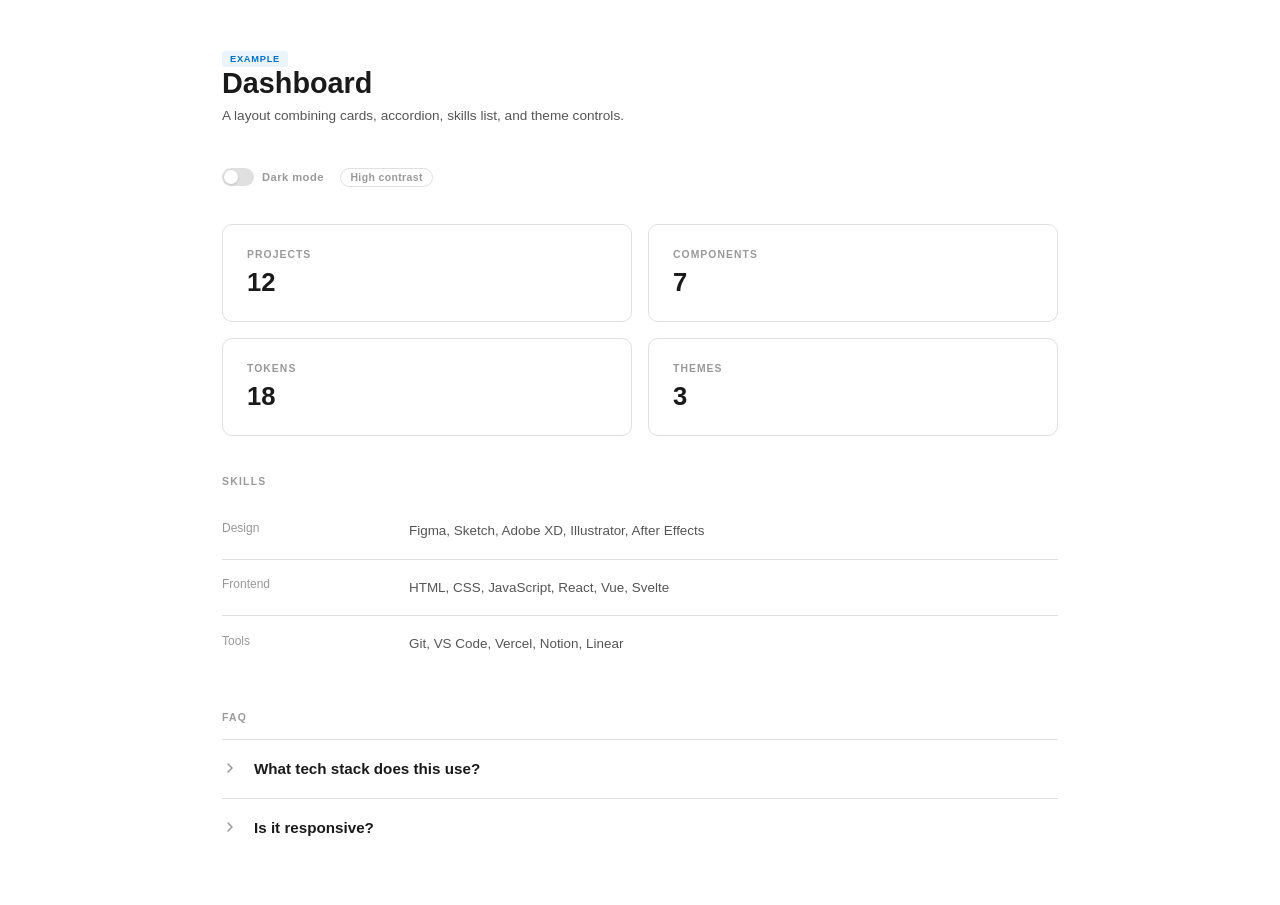
<file: examples/dashboard.html>
<!DOCTYPE html>
<html lang="en">
<head>
  <meta charset="UTF-8"/>
  <meta name="viewport" content="width=device-width, initial-scale=1.0"/>
  <title>Dashboard — Blau Example</title>
  <link rel="stylesheet" href="../styles/variables.css"/>
  <link rel="stylesheet" href="../styles/global.css"/>
  <style>
    body { padding: 3rem 2rem; max-width: 900px; margin: 0 auto; font-family: var(--font); }
    h1 { font-family: var(--font-title); font-size: 1.8rem; font-weight: 700; margin-bottom: .5rem; }
    .subtitle { font-size: .85rem; color: var(--mid); margin-bottom: 2.5rem; }
    .toolbar { display: flex; align-items: center; gap: 1rem; margin-bottom: 2rem; flex-wrap: wrap; }
    .grid { display: grid; grid-template-columns: 1fr 1fr; gap: 1rem; margin-bottom: 2.5rem; }
    .stat-card {
      padding: 1.5rem; border: 1.5px solid var(--border); border-radius: 10px;
      background: var(--bg);
    }
    .stat-card__label { font-size: .65rem; font-weight: 600; letter-spacing: .1em; text-transform: uppercase; color: var(--light); margin-bottom: .5rem; }
    .stat-card__value { font-family: var(--font-title); font-size: 1.6rem; font-weight: 700; color: var(--text); }
    h2 { font-size: .65rem; font-weight: 600; letter-spacing: .12em; text-transform: uppercase; color: var(--light); margin-bottom: 1rem; }
    @media (max-width: 600px) { .grid { grid-template-columns: 1fr; } }
  </style>
</head>
<body>

  <span class="blau-tag">Example</span>
  <h1>Dashboard</h1>
  <p class="subtitle">A layout combining cards, accordion, skills list, and theme controls.</p>

  <div class="toolbar">
    <div class="blau-toggle" onclick="blauTheme.toggleDark()" role="switch" aria-checked="false" aria-label="Dark mode" tabindex="0">
      <span class="blau-toggle__track"><span class="blau-toggle__thumb"></span></span>
      <span class="blau-toggle__label">Dark mode</span>
    </div>
    <button class="blau-a11y-btn" onclick="blauTheme.toggleHighContrast()" aria-pressed="false">High contrast</button>
  </div>

  <div class="grid">
    <div class="stat-card">
      <p class="stat-card__label">Projects</p>
      <p class="stat-card__value">12</p>
    </div>
    <div class="stat-card">
      <p class="stat-card__label">Components</p>
      <p class="stat-card__value">7</p>
    </div>
    <div class="stat-card">
      <p class="stat-card__label">Tokens</p>
      <p class="stat-card__value">18</p>
    </div>
    <div class="stat-card">
      <p class="stat-card__label">Themes</p>
      <p class="stat-card__value">3</p>
    </div>
  </div>

  <h2>Skills</h2>
  <div class="blau-skills">
    <div class="blau-skills__item">
      <span class="blau-skills__category">Design</span>
      <span class="blau-skills__items">Figma, Sketch, Adobe XD, Illustrator, After Effects</span>
    </div>
    <div class="blau-skills__item">
      <span class="blau-skills__category">Frontend</span>
      <span class="blau-skills__items">HTML, CSS, JavaScript, React, Vue, Svelte</span>
    </div>
    <div class="blau-skills__item">
      <span class="blau-skills__category">Tools</span>
      <span class="blau-skills__items">Git, VS Code, Vercel, Notion, Linear</span>
    </div>
  </div>

  <h2 style="margin-top:2.5rem;">FAQ</h2>
  <div class="blau-accordion">
    <button class="blau-accordion__trigger" onclick="toggleAcc(this)" aria-expanded="false">
      <span class="blau-accordion__arrow" aria-hidden="true">
        <svg width="16" height="16" viewBox="0 0 16 16" fill="none"><path d="M6 4l4 4-4 4" stroke="currentColor" stroke-width="1.5" stroke-linecap="round" stroke-linejoin="round"/></svg>
      </span>
      <span class="blau-accordion__label">What tech stack does this use?</span>
    </button>
    <div class="blau-accordion__body" role="region">
      <div class="blau-accordion__content">
        <p style="font-size:.85rem;color:var(--mid);line-height:1.7;">Pure HTML, CSS custom properties, and vanilla JavaScript. No build tools or frameworks required.</p>
      </div>
    </div>
  </div>
  <div class="blau-accordion">
    <button class="blau-accordion__trigger" onclick="toggleAcc(this)" aria-expanded="false">
      <span class="blau-accordion__arrow" aria-hidden="true">
        <svg width="16" height="16" viewBox="0 0 16 16" fill="none"><path d="M6 4l4 4-4 4" stroke="currentColor" stroke-width="1.5" stroke-linecap="round" stroke-linejoin="round"/></svg>
      </span>
      <span class="blau-accordion__label">Is it responsive?</span>
    </button>
    <div class="blau-accordion__body" role="region">
      <div class="blau-accordion__content">
        <p style="font-size:.85rem;color:var(--mid);line-height:1.7;">Yes. Breakpoints at 1200px, 860px, 480px, and 400px adapt layout, spacing, and navigation for all screen sizes.</p>
      </div>
    </div>
  </div>

  <script src="../scripts/theme.js"></script>
  <script src="../scripts/utils.js"></script>
</body>
</html>
</file>
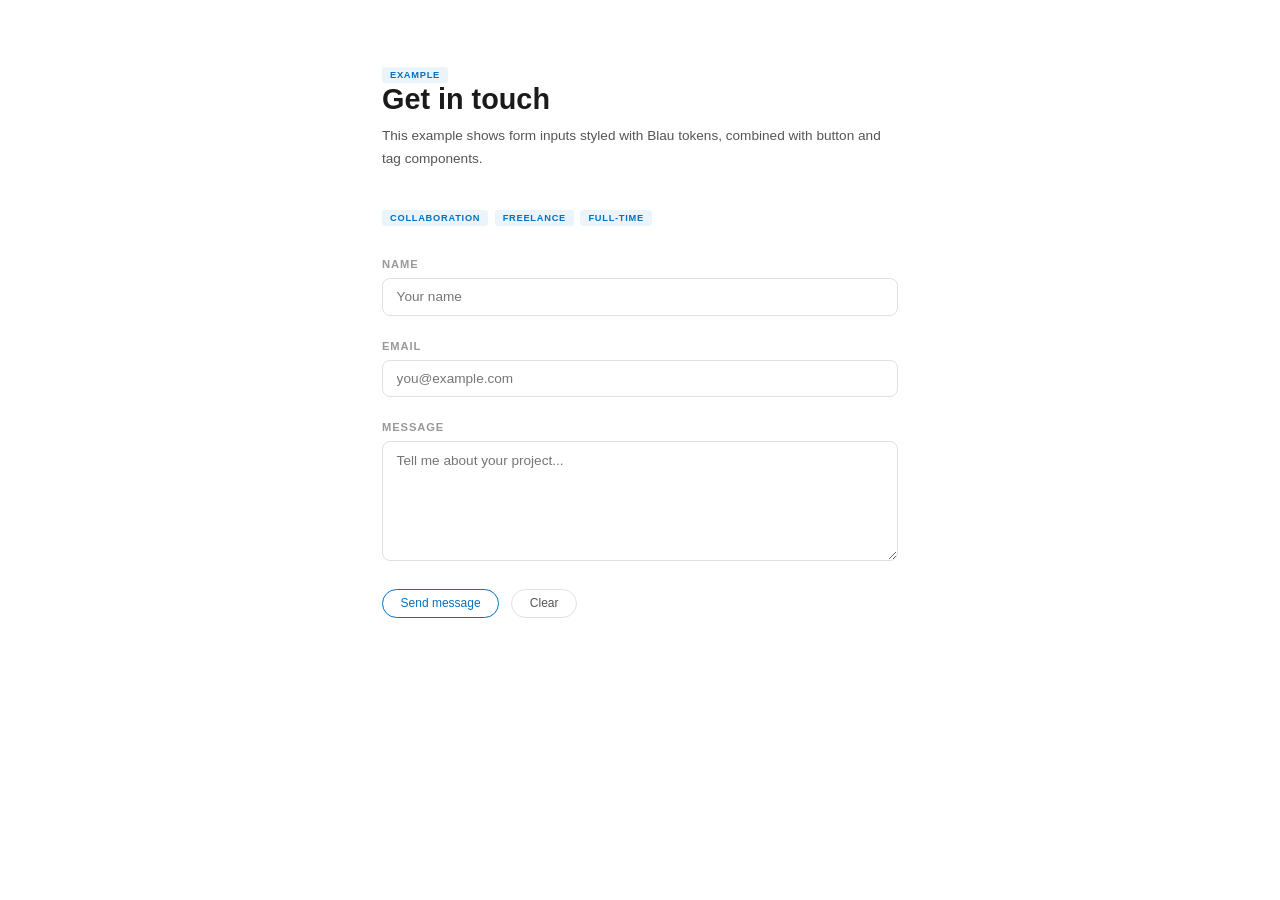
<file: examples/form.html>
<!DOCTYPE html>
<html lang="en">
<head>
  <meta charset="UTF-8"/>
  <meta name="viewport" content="width=device-width, initial-scale=1.0"/>
  <title>Contact Form — Blau Example</title>
  <link rel="stylesheet" href="../styles/variables.css"/>
  <link rel="stylesheet" href="../styles/global.css"/>
  <style>
    body { padding: 4rem 2rem; max-width: 580px; margin: 0 auto; font-family: var(--font); }
    h1 { font-family: var(--font-title); font-size: 1.8rem; font-weight: 700; margin-bottom: .5rem; }
    .subtitle { font-size: .85rem; color: var(--mid); margin-bottom: 2.5rem; line-height: 1.7; }
    .form-group { margin-bottom: 1.5rem; }
    label { display: block; font-size: .7rem; font-weight: 600; letter-spacing: .08em; text-transform: uppercase; color: var(--light); margin-bottom: .5rem; }
    input, textarea {
      width: 100%; padding: .65rem .85rem; font-size: .85rem;
      border: 1.5px solid var(--border); border-radius: 8px;
      background: var(--bg); color: var(--text); font-family: var(--font);
      transition: border-color .2s;
    }
    input:focus, textarea:focus { outline: none; border-color: var(--blue); }
    textarea { min-height: 120px; resize: vertical; }
    .tags { display: flex; flex-wrap: wrap; gap: .4rem; margin-bottom: 2rem; }
    .actions { display: flex; gap: .75rem; align-items: center; }
  </style>
</head>
<body>

  <span class="blau-tag">Example</span>
  <h1>Get in touch</h1>
  <p class="subtitle">This example shows form inputs styled with Blau tokens, combined with button and tag components.</p>

  <div class="tags">
    <span class="blau-tag--project">Collaboration</span>
    <span class="blau-tag--project">Freelance</span>
    <span class="blau-tag--project">Full-time</span>
  </div>

  <form onsubmit="return false;">
    <div class="form-group">
      <label for="name">Name</label>
      <input type="text" id="name" placeholder="Your name"/>
    </div>
    <div class="form-group">
      <label for="email">Email</label>
      <input type="email" id="email" placeholder="you@example.com"/>
    </div>
    <div class="form-group">
      <label for="message">Message</label>
      <textarea id="message" placeholder="Tell me about your project..."></textarea>
    </div>
    <div class="actions">
      <button class="blau-btn blau-btn--primary" type="submit">Send message</button>
      <button class="blau-btn" type="reset">Clear</button>
    </div>
  </form>

</body>
</html>
</file>
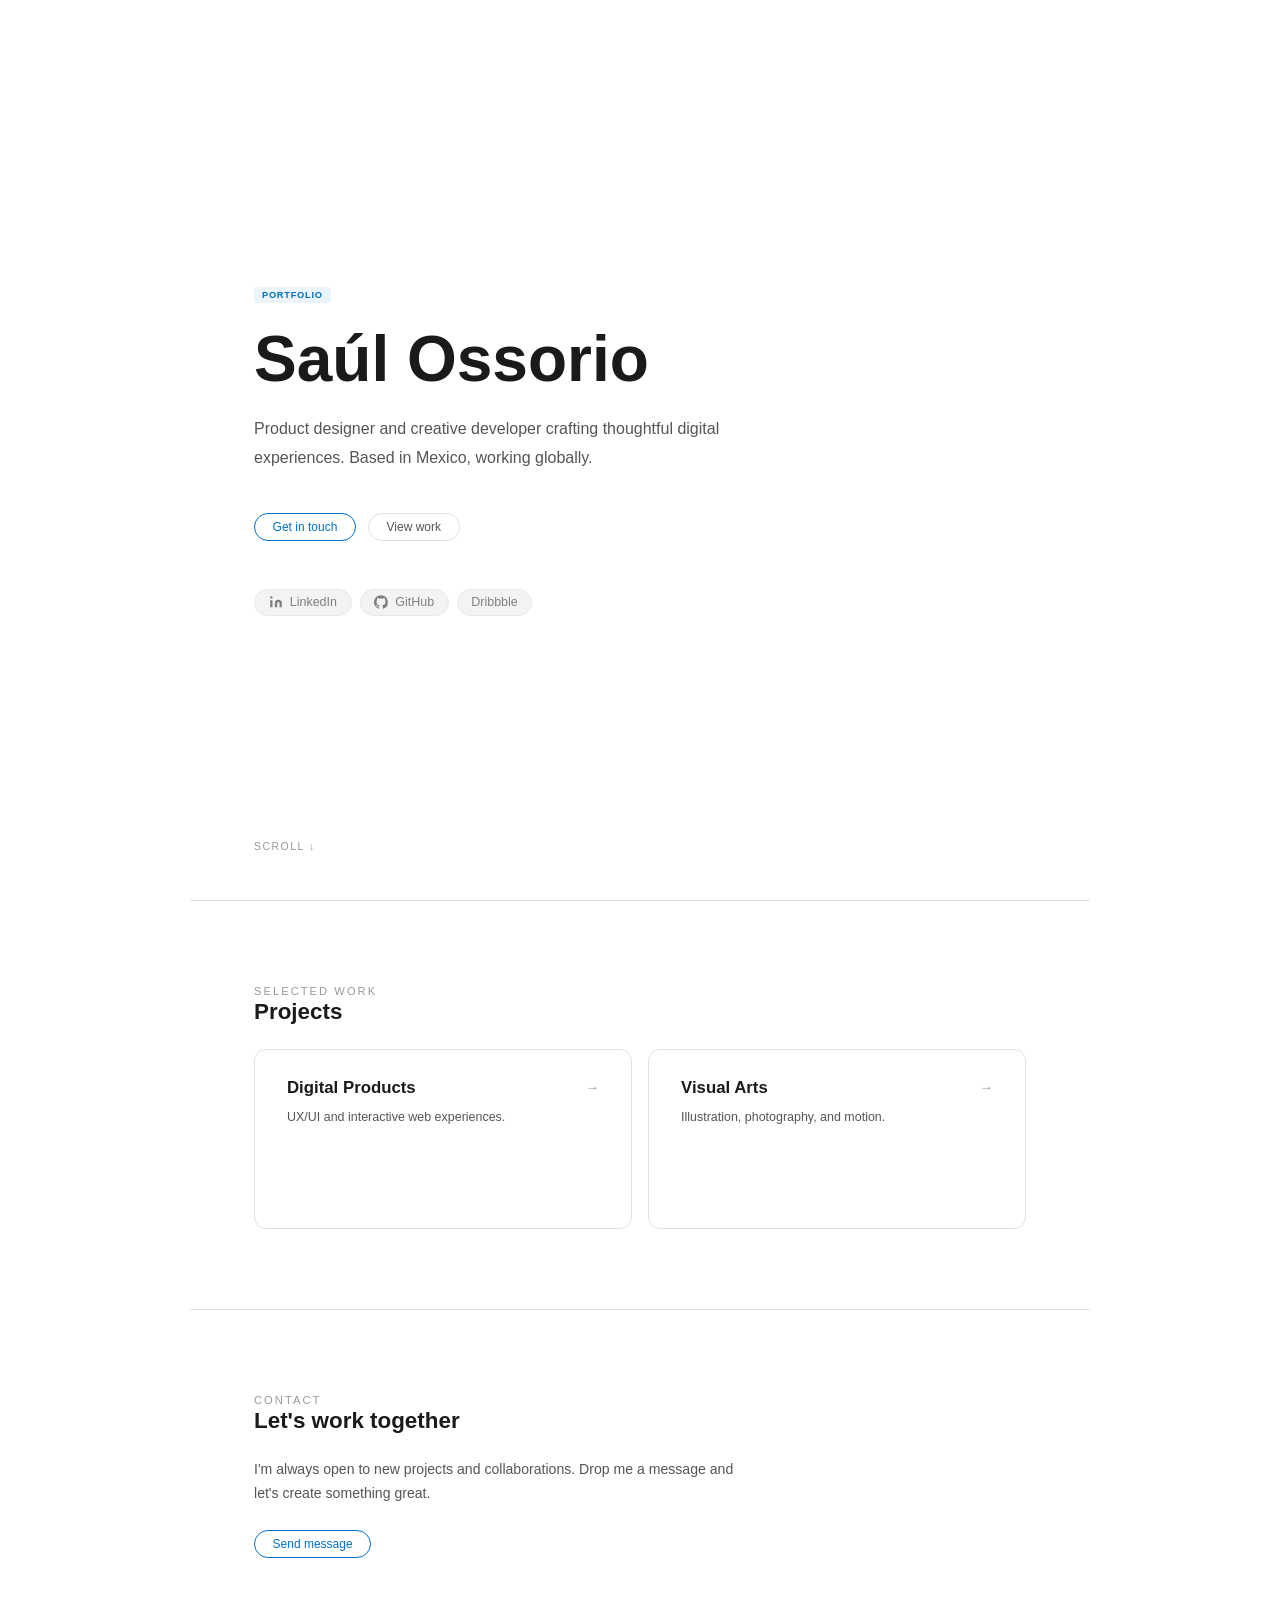
<file: examples/landing.html>
<!DOCTYPE html>
<html lang="en">
<head>
  <meta charset="UTF-8"/>
  <meta name="viewport" content="width=device-width, initial-scale=1.0"/>
  <title>Landing Page — Blau Example</title>
  <link rel="stylesheet" href="../styles/variables.css"/>
  <link rel="stylesheet" href="../styles/global.css"/>
  <style>
    body { font-family: var(--font); margin: 0; }
    .hero {
      min-height: 100vh; display: flex; flex-direction: column;
      justify-content: center; padding: 6rem 4rem;
      max-width: 900px; margin: 0 auto; position: relative;
    }
    .hero__tag { margin-bottom: 1.5rem; }
    .hero__title {
      font-family: var(--font-title); font-size: clamp(2.8rem, 5vw, 5rem);
      font-weight: 700; line-height: 1; color: var(--text); margin-bottom: 1.5rem;
    }
    .hero__desc { font-size: 1rem; color: var(--mid); line-height: 1.8; max-width: 520px; margin-bottom: 2.5rem; }
    .hero__actions { display: flex; gap: .75rem; flex-wrap: wrap; margin-bottom: 3rem; }
    .hero__socials { display: flex; flex-wrap: wrap; gap: .5rem; }
    .section {
      padding: 5rem 4rem; max-width: 900px; margin: 0 auto;
      border-top: 1px solid var(--border);
    }
    .section__title { font-family: var(--font-title); font-size: 1.4rem; font-weight: 600; margin-bottom: 1.5rem; }
    .scroll-hint {
      position: absolute; bottom: 3rem; left: 4rem;
      font-size: .65rem; letter-spacing: .15em; text-transform: uppercase;
      color: var(--light); display: flex; align-items: center; gap: .5rem;
    }
    @media (max-width: 600px) {
      .hero { padding: 4rem 1.5rem; }
      .section { padding: 3rem 1.5rem; }
      .scroll-hint { bottom: 2rem; left: 1.5rem; }
    }
  </style>
</head>
<body>

  <section class="hero">
    <div class="hero__tag">
      <span class="blau-tag">Portfolio</span>
    </div>
    <h1 class="hero__title">Saúl Ossorio</h1>
    <p class="hero__desc">Product designer and creative developer crafting thoughtful digital experiences. Based in Mexico, working globally.</p>
    <div class="hero__actions">
      <a class="blau-btn blau-btn--primary" href="#">Get in touch</a>
      <a class="blau-btn" href="#">View work</a>
    </div>
    <div class="hero__socials">
      <a class="blau-social" href="#" target="_blank" rel="noopener">
        <svg width="14" height="14" viewBox="0 0 24 24" fill="currentColor"><path d="M16 8a6 6 0 016 6v7h-4v-7a2 2 0 00-2-2 2 2 0 00-2 2v7h-4v-7a6 6 0 016-6z"/><rect x="2" y="9" width="4" height="12"/><circle cx="4" cy="4" r="2"/></svg>
        LinkedIn
      </a>
      <a class="blau-social" href="#" target="_blank" rel="noopener">
        <svg width="14" height="14" viewBox="0 0 24 24" fill="currentColor"><path d="M12 .3a12 12 0 00-3.8 23.38c.6.11.82-.26.82-.58v-2.16c-3.34.73-4.04-1.61-4.04-1.61a3.18 3.18 0 00-1.33-1.76c-1.09-.74.08-.73.08-.73a2.52 2.52 0 011.84 1.24 2.56 2.56 0 003.5 1 2.56 2.56 0 01.76-1.61c-2.67-.3-5.47-1.33-5.47-5.93a4.64 4.64 0 011.24-3.22 4.3 4.3 0 01.12-3.18s1-.32 3.3 1.23a11.38 11.38 0 016 0c2.28-1.55 3.29-1.23 3.29-1.23a4.3 4.3 0 01.12 3.18 4.64 4.64 0 011.23 3.22c0 4.61-2.81 5.63-5.48 5.93a2.86 2.86 0 01.82 2.22v3.29c0 .32.21.7.82.58A12 12 0 0012 .3"/></svg>
        GitHub
      </a>
      <a class="blau-social" href="#" target="_blank" rel="noopener">Dribbble</a>
    </div>
    <div class="scroll-hint">Scroll ↓</div>
  </section>

  <section class="section">
    <span class="blau-eyebrow">Selected Work</span>
    <h2 class="section__title">Projects</h2>
    <div style="display:grid;grid-template-columns:1fr 1fr;gap:1rem;">
      <a class="blau-card" href="#">
        <div class="blau-card__header">
          <span class="blau-card__title">Digital Products</span>
          <span class="blau-card__arrow" aria-hidden="true">→</span>
        </div>
        <p class="blau-card__desc">UX/UI and interactive web experiences.</p>
      </a>
      <a class="blau-card" href="#">
        <div class="blau-card__header">
          <span class="blau-card__title">Visual Arts</span>
          <span class="blau-card__arrow" aria-hidden="true">→</span>
        </div>
        <p class="blau-card__desc">Illustration, photography, and motion.</p>
      </a>
    </div>
  </section>

  <section class="section">
    <span class="blau-eyebrow">Contact</span>
    <h2 class="section__title">Let's work together</h2>
    <p style="font-size:.88rem;color:var(--mid);line-height:1.7;margin-bottom:1.5rem;max-width:480px;">I'm always open to new projects and collaborations. Drop me a message and let's create something great.</p>
    <a class="blau-btn blau-btn--primary" href="#">Send message</a>
  </section>

</body>
</html>
</file>
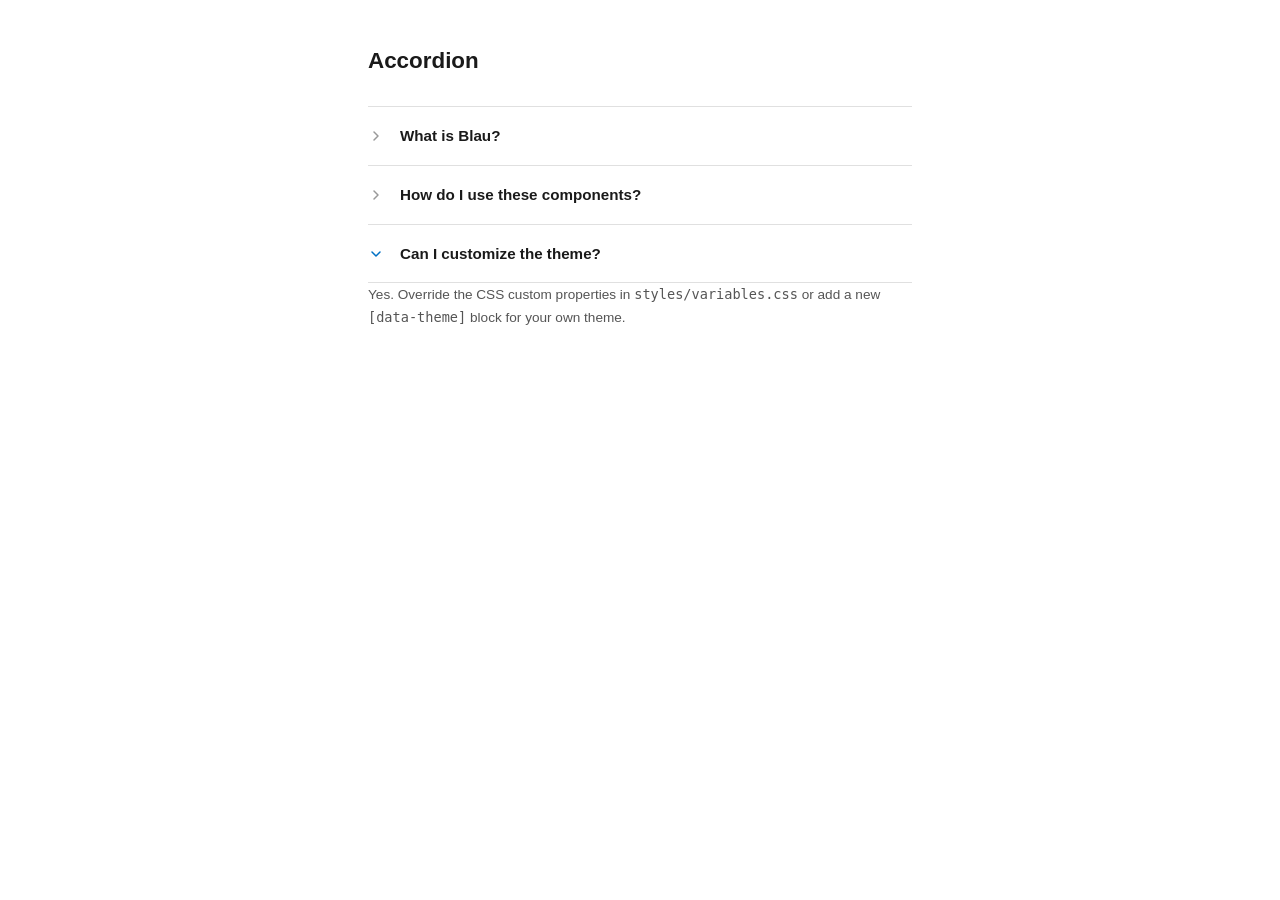
<file: components/accordion/accordion.html>
<!DOCTYPE html>
<html lang="en">
<head>
  <meta charset="UTF-8"/>
  <meta name="viewport" content="width=device-width, initial-scale=1.0"/>
  <title>Accordion — Blau Components</title>
  <link rel="stylesheet" href="../../styles/variables.css"/>
  <link rel="stylesheet" href="../../styles/global.css"/>
  <style>
    body { padding: 3rem; max-width: 640px; margin: 0 auto; }
  </style>
</head>
<body>

  <h1 style="font-family: var(--font-title); font-size: 1.4rem; margin-bottom: 2rem;">Accordion</h1>

  <div class="blau-accordion">
    <button class="blau-accordion__trigger" onclick="toggleAcc(this)" aria-expanded="false">
      <span class="blau-accordion__arrow" aria-hidden="true">
        <svg width="16" height="16" viewBox="0 0 16 16" fill="none" focusable="false">
          <path d="M6 4l4 4-4 4" stroke="currentColor" stroke-width="1.5" stroke-linecap="round" stroke-linejoin="round"/>
        </svg>
      </span>
      <span class="blau-accordion__label">What is Blau?</span>
    </button>
    <div class="blau-accordion__body" role="region">
      <div class="blau-accordion__content">
        <p style="font-size: .85rem; color: var(--mid); line-height: 1.7;">Blau is a design system built for Saúl Ossorio's portfolio. It defines tokens, components, and patterns used across all pages.</p>
      </div>
    </div>
  </div>

  <div class="blau-accordion">
    <button class="blau-accordion__trigger" onclick="toggleAcc(this)" aria-expanded="false">
      <span class="blau-accordion__arrow" aria-hidden="true">
        <svg width="16" height="16" viewBox="0 0 16 16" fill="none" focusable="false">
          <path d="M6 4l4 4-4 4" stroke="currentColor" stroke-width="1.5" stroke-linecap="round" stroke-linejoin="round"/>
        </svg>
      </span>
      <span class="blau-accordion__label">How do I use these components?</span>
    </button>
    <div class="blau-accordion__body" role="region">
      <div class="blau-accordion__content">
        <p style="font-size: .85rem; color: var(--mid); line-height: 1.7;">Include <code>styles/variables.css</code> and <code>styles/global.css</code> in your page, then copy the HTML markup with the BEM class names.</p>
      </div>
    </div>
  </div>

  <div class="blau-accordion">
    <button class="blau-accordion__trigger is-open" onclick="toggleAcc(this)" aria-expanded="true">
      <span class="blau-accordion__arrow" aria-hidden="true">
        <svg width="16" height="16" viewBox="0 0 16 16" fill="none" focusable="false">
          <path d="M6 4l4 4-4 4" stroke="currentColor" stroke-width="1.5" stroke-linecap="round" stroke-linejoin="round"/>
        </svg>
      </span>
      <span class="blau-accordion__label">Can I customize the theme?</span>
    </button>
    <div class="blau-accordion__body is-open" role="region">
      <div class="blau-accordion__content">
        <p style="font-size: .85rem; color: var(--mid); line-height: 1.7;">Yes. Override the CSS custom properties in <code>styles/variables.css</code> or add a new <code>[data-theme]</code> block for your own theme.</p>
      </div>
    </div>
  </div>

  <script src="../../scripts/utils.js"></script>
</body>
</html>
</file>
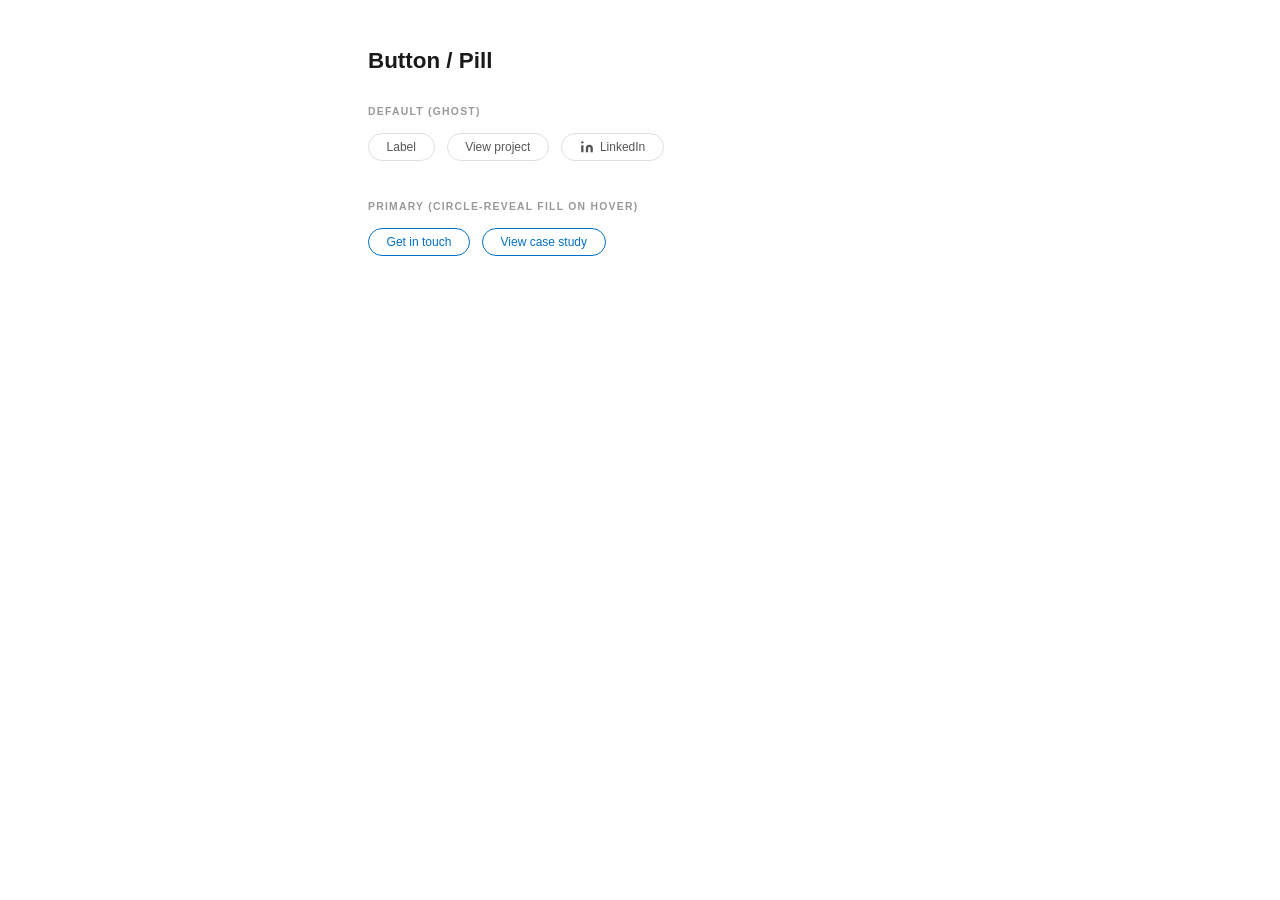
<file: components/button/button.html>
<!DOCTYPE html>
<html lang="en">
<head>
  <meta charset="UTF-8"/>
  <meta name="viewport" content="width=device-width, initial-scale=1.0"/>
  <title>Button / Pill — Blau Components</title>
  <link rel="stylesheet" href="../../styles/variables.css"/>
  <link rel="stylesheet" href="../../styles/global.css"/>
  <style>
    body { padding: 3rem; max-width: 640px; margin: 0 auto; }
    section { margin-bottom: 2.5rem; }
    h1 { font-family: var(--font-title); font-size: 1.4rem; margin-bottom: 2rem; }
    h2 { font-size: .65rem; font-weight: 600; letter-spacing: .12em; text-transform: uppercase; color: var(--light); margin-bottom: 1rem; }
    .row { display: flex; flex-wrap: wrap; gap: .75rem; align-items: center; }
  </style>
</head>
<body>

  <h1>Button / Pill</h1>

  <section>
    <h2>Default (ghost)</h2>
    <div class="row">
      <button class="blau-btn" type="button">Label</button>
      <a class="blau-btn" href="#">View project</a>
      <a class="blau-btn" href="#" aria-label="Visit LinkedIn" target="_blank" rel="noopener">
        <svg width="14" height="14" viewBox="0 0 24 24" aria-hidden="true" focusable="false" fill="currentColor">
          <path d="M16 8a6 6 0 016 6v7h-4v-7a2 2 0 00-2-2 2 2 0 00-2 2v7h-4v-7a6 6 0 016-6z"/>
          <rect x="2" y="9" width="4" height="12"/><circle cx="4" cy="4" r="2"/>
        </svg>
        LinkedIn
      </a>
    </div>
  </section>

  <section>
    <h2>Primary (circle-reveal fill on hover)</h2>
    <div class="row">
      <a class="blau-btn blau-btn--primary" href="#">Get in touch</a>
      <a class="blau-btn blau-btn--primary" href="#">View case study</a>
    </div>
  </section>

</body>
</html>
</file>
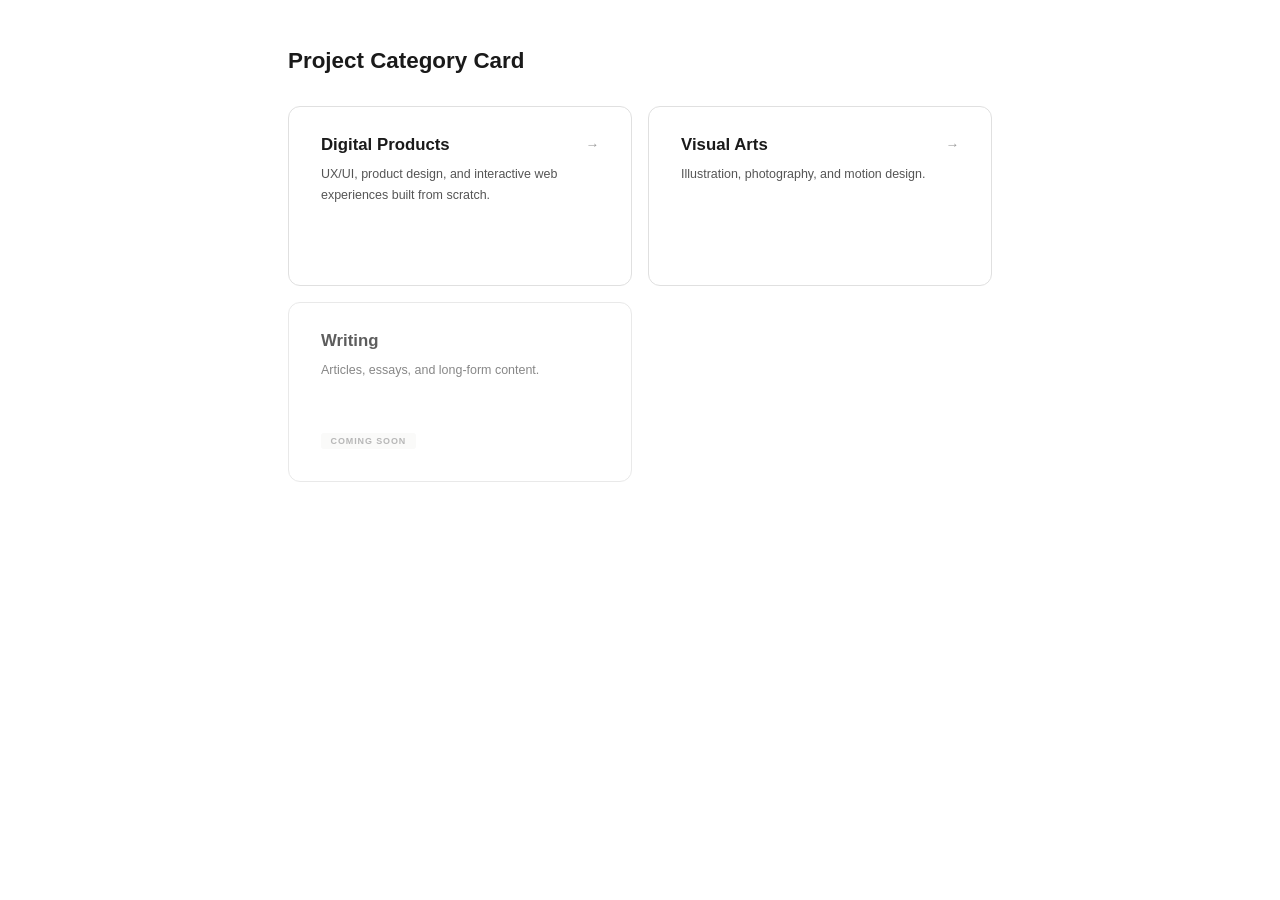
<file: components/card/card.html>
<!DOCTYPE html>
<html lang="en">
<head>
  <meta charset="UTF-8"/>
  <meta name="viewport" content="width=device-width, initial-scale=1.0"/>
  <title>Card — Blau Components</title>
  <link rel="stylesheet" href="../../styles/variables.css"/>
  <link rel="stylesheet" href="../../styles/global.css"/>
  <style>
    body { padding: 3rem; max-width: 800px; margin: 0 auto; }
    h1 { font-family: var(--font-title); font-size: 1.4rem; margin-bottom: 2rem; }
    .grid { display: grid; grid-template-columns: 1fr 1fr; gap: 1rem; }
  </style>
</head>
<body>

  <h1>Project Category Card</h1>

  <div class="grid">

    <a class="blau-card" href="#">
      <div class="blau-card__header">
        <span class="blau-card__title">Digital Products</span>
        <span class="blau-card__arrow" aria-hidden="true">→</span>
      </div>
      <p class="blau-card__desc">UX/UI, product design, and interactive web experiences built from scratch.</p>
    </a>

    <a class="blau-card blau-card--featured" href="#">
      <div class="blau-card__header">
        <span class="blau-card__title">Visual Arts</span>
        <span class="blau-card__arrow" aria-hidden="true">→</span>
      </div>
      <p class="blau-card__desc">Illustration, photography, and motion design.</p>
    </a>

    <div class="blau-card blau-card--soon" aria-label="Coming soon">
      <div class="blau-card__header">
        <span class="blau-card__title">Writing</span>
      </div>
      <p class="blau-card__desc">Articles, essays, and long-form content.</p>
      <span class="blau-card__badge">Coming soon</span>
    </div>

  </div>

</body>
</html>
</file>
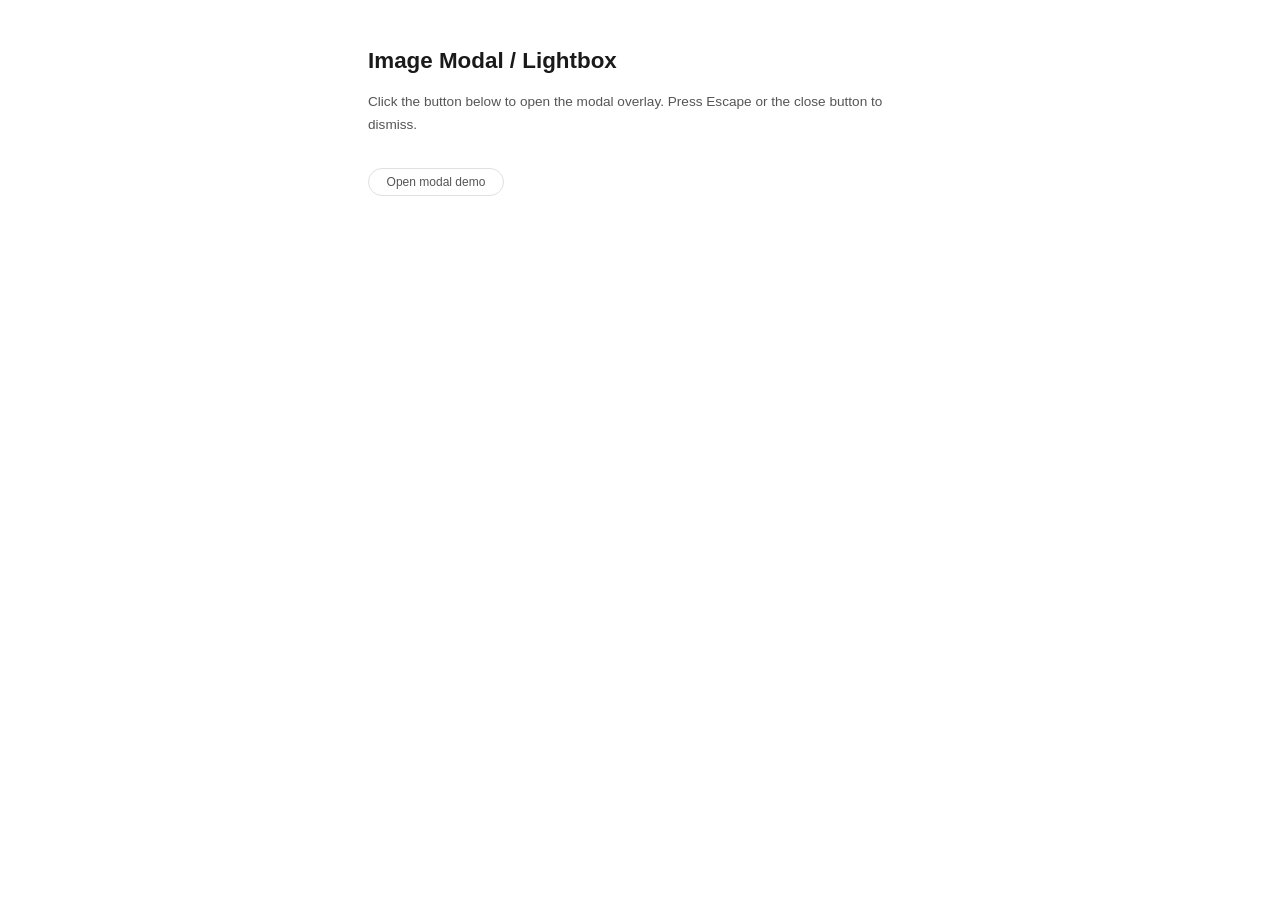
<file: components/modal/modal.html>
<!DOCTYPE html>
<html lang="en">
<head>
  <meta charset="UTF-8"/>
  <meta name="viewport" content="width=device-width, initial-scale=1.0"/>
  <title>Modal / Lightbox — Blau Components</title>
  <link rel="stylesheet" href="../../styles/variables.css"/>
  <link rel="stylesheet" href="../../styles/global.css"/>
  <style>
    body { padding: 3rem; max-width: 640px; margin: 0 auto; }
    h1 { font-family: var(--font-title); font-size: 1.4rem; margin-bottom: 1rem; }
    p { font-size: .85rem; color: var(--mid); margin-bottom: 2rem; line-height: 1.7; }
  </style>
</head>
<body>

  <h1>Image Modal / Lightbox</h1>
  <p>Click the button below to open the modal overlay. Press Escape or the close button to dismiss.</p>

  <button class="blau-btn" onclick="document.getElementById('demoModal').classList.add('is-open')">
    Open modal demo
  </button>

  <div class="blau-modal" id="demoModal" role="dialog" aria-modal="true" aria-label="Image viewer">
    <div class="blau-modal__inner">
      <div style="width:400px;height:280px;background:var(--bg-subtle);border-radius:8px;display:flex;align-items:center;justify-content:center;">
        <span style="font-size:.85rem;color:var(--light);">Image placeholder</span>
      </div>
      <button class="blau-modal__close" onclick="document.getElementById('demoModal').classList.remove('is-open')" aria-label="Close">✕</button>
      <button class="blau-carousel__btn blau-carousel__btn--prev" aria-label="Previous">‹</button>
      <button class="blau-carousel__btn blau-carousel__btn--next" aria-label="Next">›</button>
    </div>
    <div class="blau-carousel__dots">
      <button class="blau-carousel__dot is-active" aria-label="Image 1"></button>
      <button class="blau-carousel__dot" aria-label="Image 2"></button>
      <button class="blau-carousel__dot" aria-label="Image 3"></button>
    </div>
  </div>

  <script>
    document.addEventListener('keydown', function(e) {
      if (e.key === 'Escape') document.getElementById('demoModal').classList.remove('is-open');
    });
  </script>
</body>
</html>
</file>
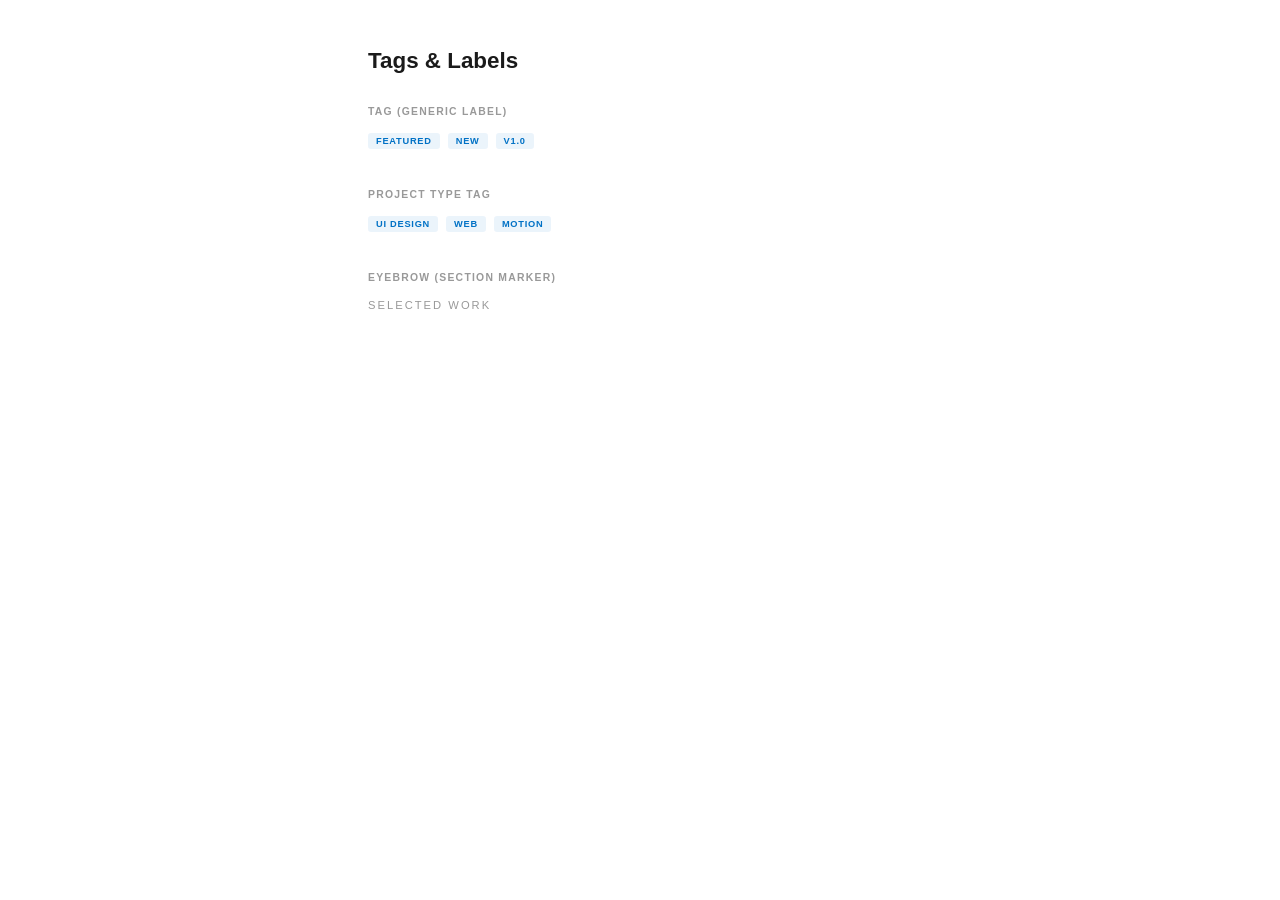
<file: components/pill/pill.html>
<!DOCTYPE html>
<html lang="en">
<head>
  <meta charset="UTF-8"/>
  <meta name="viewport" content="width=device-width, initial-scale=1.0"/>
  <title>Tags / Labels — Blau Components</title>
  <link rel="stylesheet" href="../../styles/variables.css"/>
  <link rel="stylesheet" href="../../styles/global.css"/>
  <style>
    body { padding: 3rem; max-width: 640px; margin: 0 auto; }
    section { margin-bottom: 2.5rem; }
    h1 { font-family: var(--font-title); font-size: 1.4rem; margin-bottom: 2rem; }
    h2 { font-size: .65rem; font-weight: 600; letter-spacing: .12em; text-transform: uppercase; color: var(--light); margin-bottom: 1rem; }
    .row { display: flex; flex-wrap: wrap; gap: .5rem; align-items: center; }
  </style>
</head>
<body>

  <h1>Tags &amp; Labels</h1>

  <section>
    <h2>Tag (generic label)</h2>
    <div class="row">
      <span class="blau-tag">Featured</span>
      <span class="blau-tag">New</span>
      <span class="blau-tag">v1.0</span>
    </div>
  </section>

  <section>
    <h2>Project type tag</h2>
    <div class="row">
      <span class="blau-tag--project">UI Design</span>
      <span class="blau-tag--project">Web</span>
      <span class="blau-tag--project">Motion</span>
    </div>
  </section>

  <section>
    <h2>Eyebrow (section marker)</h2>
    <div class="row">
      <span class="blau-eyebrow">Selected Work</span>
    </div>
  </section>

</body>
</html>
</file>
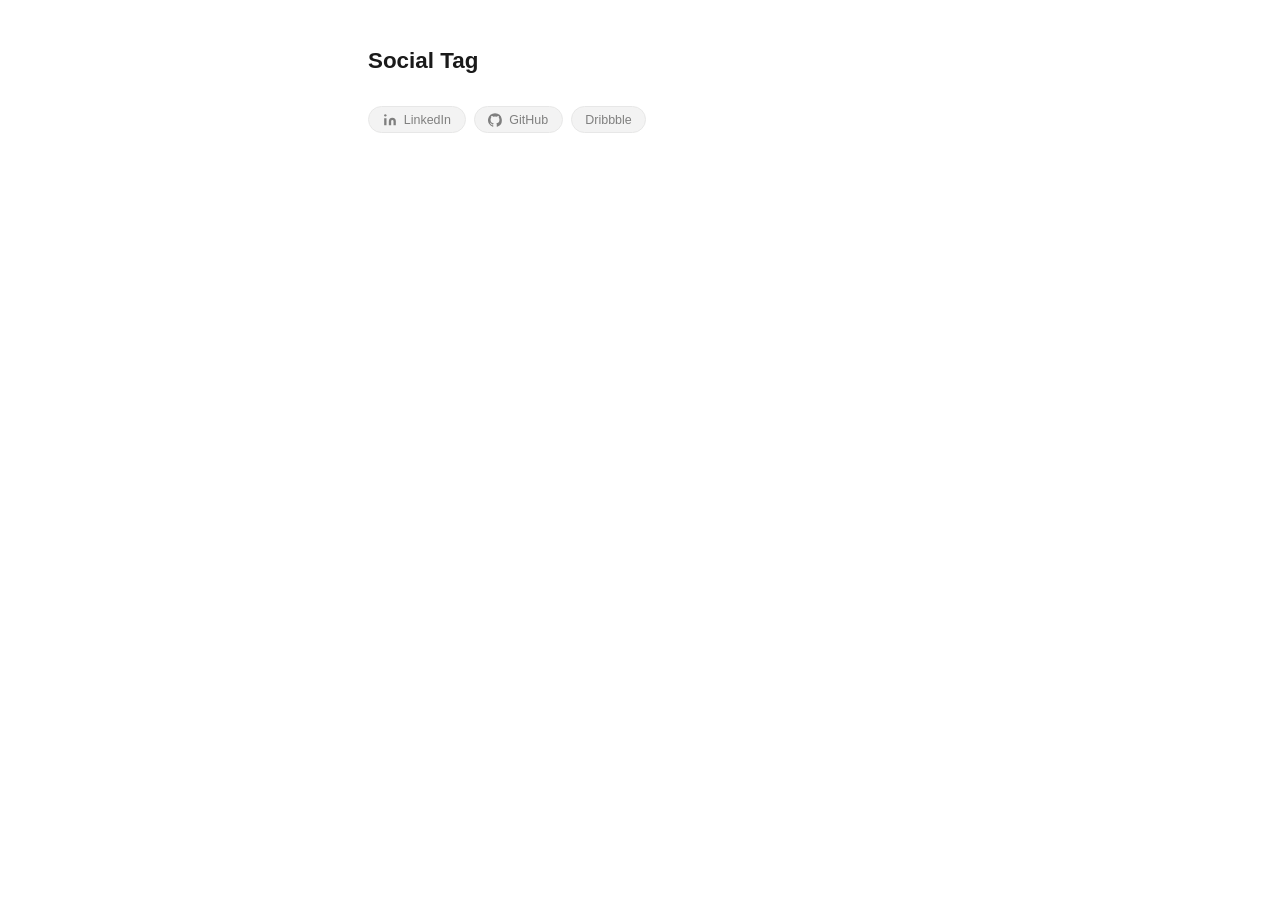
<file: components/social-tag/social-tag.html>
<!DOCTYPE html>
<html lang="en">
<head>
  <meta charset="UTF-8"/>
  <meta name="viewport" content="width=device-width, initial-scale=1.0"/>
  <title>Social Tag — Blau Components</title>
  <link rel="stylesheet" href="../../styles/variables.css"/>
  <link rel="stylesheet" href="../../styles/global.css"/>
  <style>
    body { padding: 3rem; max-width: 640px; margin: 0 auto; }
    h1 { font-family: var(--font-title); font-size: 1.4rem; margin-bottom: 2rem; }
    .row { display: flex; flex-wrap: wrap; gap: .5rem; align-items: center; }
  </style>
</head>
<body>

  <h1>Social Tag</h1>

  <div class="row">
    <a class="blau-social" href="#" target="_blank" rel="noopener noreferrer" aria-label="Visit LinkedIn">
      <svg width="14" height="14" viewBox="0 0 24 24" aria-hidden="true" focusable="false" fill="currentColor">
        <path d="M16 8a6 6 0 016 6v7h-4v-7a2 2 0 00-2-2 2 2 0 00-2 2v7h-4v-7a6 6 0 016-6z"/>
        <rect x="2" y="9" width="4" height="12"/><circle cx="4" cy="4" r="2"/>
      </svg>
      LinkedIn
    </a>

    <a class="blau-social" href="#" target="_blank" rel="noopener noreferrer" aria-label="Visit GitHub">
      <svg width="14" height="14" viewBox="0 0 24 24" aria-hidden="true" focusable="false" fill="currentColor">
        <path d="M12 .3a12 12 0 00-3.8 23.38c.6.11.82-.26.82-.58v-2.16c-3.34.73-4.04-1.61-4.04-1.61a3.18 3.18 0 00-1.33-1.76c-1.09-.74.08-.73.08-.73a2.52 2.52 0 011.84 1.24 2.56 2.56 0 003.5 1 2.56 2.56 0 01.76-1.61c-2.67-.3-5.47-1.33-5.47-5.93a4.64 4.64 0 011.24-3.22 4.3 4.3 0 01.12-3.18s1-.32 3.3 1.23a11.38 11.38 0 016 0c2.28-1.55 3.29-1.23 3.29-1.23a4.3 4.3 0 01.12 3.18 4.64 4.64 0 011.23 3.22c0 4.61-2.81 5.63-5.48 5.93a2.86 2.86 0 01.82 2.22v3.29c0 .32.21.7.82.58A12 12 0 0012 .3"/>
      </svg>
      GitHub
    </a>

    <a class="blau-social" href="#" target="_blank" rel="noopener noreferrer">
      Dribbble
    </a>
  </div>

</body>
</html>
</file>
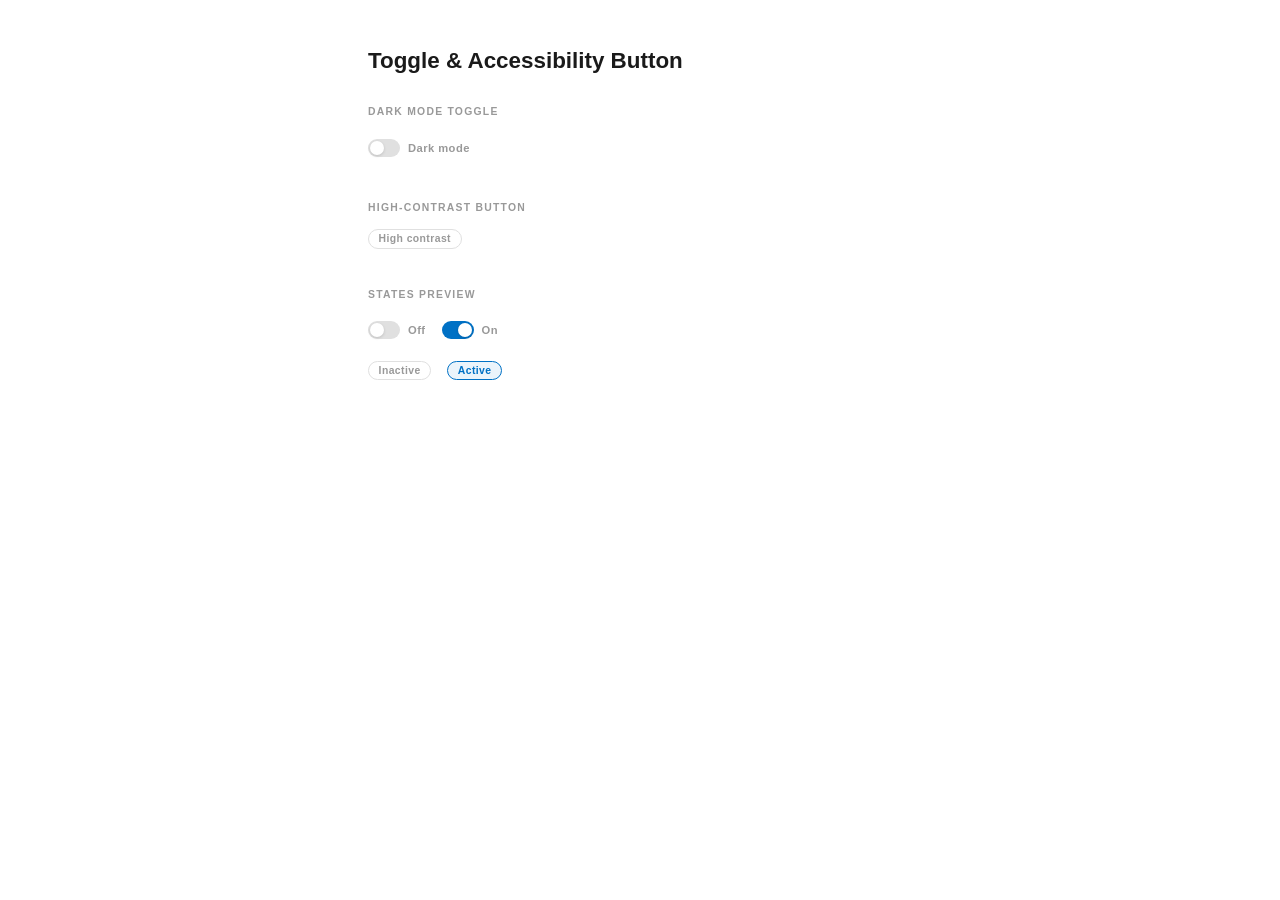
<file: components/toggle/toggle.html>
<!DOCTYPE html>
<html lang="en">
<head>
  <meta charset="UTF-8"/>
  <meta name="viewport" content="width=device-width, initial-scale=1.0"/>
  <title>Toggle &amp; A11y Button — Blau Components</title>
  <link rel="stylesheet" href="../../styles/variables.css"/>
  <link rel="stylesheet" href="../../styles/global.css"/>
  <style>
    body { padding: 3rem; max-width: 640px; margin: 0 auto; }
    section { margin-bottom: 2.5rem; }
    h1 { font-family: var(--font-title); font-size: 1.4rem; margin-bottom: 2rem; }
    h2 { font-size: .65rem; font-weight: 600; letter-spacing: .12em; text-transform: uppercase; color: var(--light); margin-bottom: 1rem; }
    .row { display: flex; flex-wrap: wrap; gap: 1rem; align-items: center; }
  </style>
</head>
<body>

  <h1>Toggle &amp; Accessibility Button</h1>

  <section>
    <h2>Dark mode toggle</h2>
    <div class="row">
      <div class="blau-toggle" onclick="blauTheme.toggleDark()" role="switch" aria-checked="false" aria-label="Dark mode" tabindex="0">
        <span class="blau-toggle__track"><span class="blau-toggle__thumb"></span></span>
        <span class="blau-toggle__label">Dark mode</span>
      </div>
    </div>
  </section>

  <section>
    <h2>High-contrast button</h2>
    <div class="row">
      <button class="blau-a11y-btn" onclick="blauTheme.toggleHighContrast()" aria-pressed="false" aria-label="Toggle high contrast">
        High contrast
      </button>
    </div>
  </section>

  <section>
    <h2>States preview</h2>
    <div class="row">
      <div class="blau-toggle" role="switch" aria-checked="false" aria-label="Off state" tabindex="0">
        <span class="blau-toggle__track"><span class="blau-toggle__thumb"></span></span>
        <span class="blau-toggle__label">Off</span>
      </div>
      <div class="blau-toggle" role="switch" aria-checked="true" aria-label="On state" tabindex="0">
        <span class="blau-toggle__track"><span class="blau-toggle__thumb"></span></span>
        <span class="blau-toggle__label">On</span>
      </div>
    </div>
    <div class="row" style="margin-top:1rem;">
      <button class="blau-a11y-btn" aria-pressed="false">Inactive</button>
      <button class="blau-a11y-btn blau-a11y-btn--active" aria-pressed="true">Active</button>
    </div>
  </section>

  <script src="../../scripts/theme.js"></script>
</body>
</html>
</file>
<file: styles/variables.css>
/* ============================================================
   BLAU — Design Tokens (CSS Custom Properties)
   All theme variables live here: light (default), dark,
   high-contrast, and dark-high-contrast.

   Usage:
     <link rel="stylesheet" href="styles/variables.css"/>
   Then use var(--token-name) anywhere in your CSS.
   ============================================================ */


/* ── LIGHT THEME (default) ──────────────────────────────────── */
:root {
  /* Surface colors */
  --white:        #ffffff;
  --bg:           #ffffff;
  --bg-subtle:    #f8f8f7;

  /* Text colors */
  --text:         #1a1a1a;
  --mid:          #555555;
  --light:        #999999;

  /* Accent — primary blue */
  --blue:         #0071C5;
  --blue-hover:   #005da0;
  --blue-tint:    rgba(0, 113, 197, .08);

  /* Borders */
  --border:       #e0e0e0;
  --border-hover: #c8c8c4;

  /* Tag backgrounds */
  --tag-bg:       #f0f0ef;
  --tag-bg-hover: #e8e8e6;

  /* Typography */
  --font:         'Open Sans', sans-serif;
  --font-title:   'Raleway', sans-serif;

  /* Layout */
  --sw:           230px;   /* sidebar width */
  --header-h:     56px;    /* mobile header height */
}


/* ── DARK THEME ─────────────────────────────────────────────── */
[data-theme="dark"] {
  --white:        #111111;
  --bg:           #111111;
  --bg-subtle:    #1a1a1a;

  --text:         #f0f0ef;
  --mid:          #aaaaaa;
  --light:        #666666;

  --blue:         #3a9ee4;
  --blue-hover:   #2b8fd0;
  --blue-tint:    rgba(58, 158, 228, .12);

  --border:       #2a2a2a;
  --border-hover: #3a3a3a;

  --tag-bg:       #1e1e1e;
  --tag-bg-hover: #252525;
}


/* ── HIGH-CONTRAST THEME (light) ───────────────────────────── */
[data-theme="high-contrast"] {
  --white:        #ffffff;
  --bg:           #ffffff;
  --bg-subtle:    #f0f0f0;

  --text:         #000000;
  --mid:          #1a1a1a;
  --light:        #333333;

  --blue:         #0047ab;
  --blue-hover:   #003380;
  --blue-tint:    rgba(0, 71, 171, .12);

  --border:       #000000;
  --border-hover: #000000;

  --tag-bg:       #e8e8e8;
  --tag-bg-hover: #d8d8d8;
}


/* ── DARK HIGH-CONTRAST THEME ──────────────────────────────── */
[data-theme="dark-high-contrast"] {
  --white:        #000000;
  --bg:           #000000;
  --bg-subtle:    #0a0a0a;

  --text:         #ffffff;
  --mid:          #e0e0e0;
  --light:        #bbbbbb;

  --blue:         #5bb8ff;
  --blue-hover:   #8acfff;
  --blue-tint:    rgba(91, 184, 255, .15);

  --border:       #ffffff;
  --border-hover: #ffffff;

  --tag-bg:       #1a1a1a;
  --tag-bg-hover: #252525;
}
</file>
<file: styles/global.css>
/* ============================================================
   BLAU — Global Styles
   Base reset, accessibility, layout framework, typography,
   and all shared component styles.

   Requires: styles/variables.css (loaded before this file)

   TABLE OF CONTENTS
   1.  Reset & Base
   2.  Accessibility
   3.  Layout
   4.  Sidebar (.blau-sidebar)
   5.  Mobile Header & Burger (.blau-mobile-header, .blau-burger)
   6.  Sections & Typography Utilities (.blau-section, .blau-eyebrow, etc.)
   7.  Hero / About (.blau-hero__)
   8.  Brand Dot (.blau-dot)
   9.  Social Tags (.blau-social)
   10. Scroll Hint (.blau-scroll-hint)
   11. Work Cards (.blau-work)
   12. Pills / Buttons (.blau-btn)
   13. Accordion (.blau-accordion)
   14. Row Lists (.blau-list)
   15. Skills Rows (.blau-skills)
   16. Contact Section (.blau-contact)
   17. Contact Line & Social Wrap (.blau-contact__)
   18. Footer (.blau-footer__)
   19. Image Modal + Carousel (.blau-modal, .blau-carousel__)
   20. Fade Animations (.blau-fade)
   21. Project Category Cards (.blau-card)
   22. Language Switcher (.blau-lang)
   23. Toggle (.blau-toggle)
   24. Accessibility Button (.blau-a11y-btn)
   25. Responsive Breakpoints
   ============================================================ */


/* ── 1. RESET & BASE ───────────────────────────────────────── */
*, *::before, *::after { box-sizing: border-box; margin: 0; padding: 0; }
html { scroll-behavior: smooth; font-size: 16px; }
body {
  font-family: var(--font);
  background: var(--bg);
  color: var(--text);
  -webkit-font-smoothing: antialiased;
  -moz-osx-font-smoothing: grayscale;
}
a   { color: inherit; text-decoration: none; }
img { display: block; width: 100%; height: 100%; object-fit: cover; }
button { cursor: pointer; }


/* ── 2. ACCESSIBILITY ──────────────────────────────────────── */
.blau-skip-link {
  position: absolute; top: -100%; left: 1rem;
  background: var(--blue); color: var(--white);
  padding: .5rem 1rem; border-radius: 0 0 6px 6px;
  font-size: .85rem; font-family: var(--font);
  z-index: 9999; transition: top .2s;
}
.blau-skip-link:focus { top: 0; }

:focus-visible {
  outline: 2px solid var(--blue);
  outline-offset: 3px;
  border-radius: 4px;
}
:focus:not(:focus-visible) { outline: none; }

@media (prefers-reduced-motion: reduce) {
  *, *::before, *::after {
    animation-duration: 0.01ms !important;
    animation-iteration-count: 1 !important;
    transition-duration: 0.01ms !important;
  }
  html { scroll-behavior: auto; }
}


/* ── 3. LAYOUT ─────────────────────────────────────────────── */
.blau-layout { display: flex; min-height: 100vh; }
main {
  margin-left: var(--sw);
  flex: 1; min-width: 0;
  display: flex; flex-direction: column; align-items: center;
}
main > * { width: 100%; }


/* ── 4. SIDEBAR ────────────────────────────────────────────── */
.blau-sidebar {
  position: fixed; top: 0; left: 0; bottom: 0;
  width: var(--sw);
  background: var(--white);
  display: flex; flex-direction: column;
  padding: 2.5rem 0; z-index: 50;
}
.blau-sidebar__top {
  padding: 0 1.75rem 1.5rem;
  margin-bottom: 1.5rem;
  display: flex; flex-direction: column;
  align-items: flex-start; gap: .85rem;
}
.blau-sidebar__photo {
  width: 58px; height: 58px; border-radius: 50%;
  border: 2.5px solid var(--blue); overflow: hidden;
  display: flex; align-items: center; justify-content: center;
  background: var(--tag-bg); flex-shrink: 0;
}
.blau-sidebar__photo img { border-radius: 50%; object-fit: cover; }
.blau-sidebar__photo-placeholder {
  font-size: .6rem; color: var(--light);
  text-align: center; line-height: 1.4; padding: 4px;
}
.blau-sidebar__name {
  font-family: var(--font-title);
  font-size: .92rem; font-weight: 700;
  color: var(--text); line-height: 1.3;
}
.blau-sidebar__role { font-size: .65rem; color: var(--light); line-height: 1.5; margin-bottom: .3rem; }

.blau-sidebar__socials { display: flex; flex-wrap: wrap; gap: .5rem; margin-top: .4rem; }
.blau-sidebar__socials a { color: var(--light); transition: color .2s; display: flex; }
.blau-sidebar__socials a:hover { color: var(--blue); }
.blau-sidebar__socials svg { width: 15px; height: 15px; fill: currentColor; }

.blau-sidebar__nav {
  display: flex; flex-direction: column;
  flex: 1; padding: 0 .75rem; gap: .1rem;
}
.blau-sidebar__nav a {
  display: block; padding: .45rem 1rem;
  font-size: .8rem; color: var(--mid);
  border-radius: 6px;
  transition: background .15s, color .15s;
  cursor: pointer;
}
.blau-sidebar__nav a:hover { background: var(--bg-subtle); color: var(--text); }
.blau-sidebar__nav a.is-active { color: var(--blue); background: var(--blue-tint); font-weight: 600; }

.blau-sidebar__controls {
  margin: auto .75rem .75rem;
  padding: .55rem .85rem;
  display: flex; flex-direction: column; gap: .15rem;
  background: var(--bg-subtle);
  border-radius: 8px;
}

.blau-lang {
  display: flex; gap: .3rem;
  padding: .75rem 1.75rem;
  margin-top: auto;
}
.blau-lang--mobile { padding: 0; border: none; margin: 0; }
.blau-lang__btn {
  font-family: var(--font); font-size: .7rem; font-weight: 600;
  letter-spacing: .08em;
  padding: .25rem .55rem; border-radius: 100px;
  border: 1.5px solid var(--border);
  color: var(--light); background: none;
  cursor: pointer; transition: all .2s;
}
.blau-lang__btn:hover { border-color: var(--blue); color: var(--blue); }
.blau-lang__btn--active { border-color: var(--blue); color: var(--blue); background: var(--blue-tint); }


/* ── 5. MOBILE HEADER & BURGER ─────────────────────────────── */
.blau-mobile-header {
  display: none;
  position: fixed; top: 0; left: 0; right: 0;
  height: var(--header-h);
  background: var(--white);
  border-bottom: 1px solid var(--border);
  padding: 0 1.25rem;
  align-items: center; justify-content: space-between;
  z-index: 60;
}
.blau-mobile-header__brand {
  display: flex; align-items: center; gap: .55rem;
  background: none; border: none; cursor: pointer; padding: 0;
}
.blau-mobile-header__brand:hover .blau-mobile-header__name { color: var(--blue); }
.blau-mobile-header__name {
  font-family: var(--font-title);
  font-size: .9rem; font-weight: 700;
  color: var(--text);
  text-decoration: none;
  opacity: 0;
  transform: translateY(8px);
  transition: opacity .4s ease, transform .4s ease, color .2s;
  white-space: nowrap;
  will-change: opacity, transform;
  backface-visibility: hidden;
  -webkit-backface-visibility: hidden;
}
.blau-mobile-header__name.is-visible {
  opacity: 1;
  transform: translateY(0);
}
.blau-burger {
  display: flex; flex-direction: column;
  align-items: center; justify-content: center; gap: 5px;
  background: none; border: none;
  padding: 6px; width: 36px; height: 36px;
  transition: transform .4s cubic-bezier(.22,.61,.36,1);
}
.blau-burger span {
  display: block; width: 18px; height: 1.5px;
  background: var(--text); border-radius: 2px;
  transition: transform .35s cubic-bezier(.22,.61,.36,1),
              opacity   .25s ease,
              width     .25s ease;
  transform-origin: center;
}
.blau-burger.is-open { transform: rotate(180deg); }
.blau-burger.is-open span:nth-child(1) { transform: translateY(6.5px) rotate(45deg); }
.blau-burger.is-open span:nth-child(2) { width: 0; opacity: 0; }
.blau-burger.is-open span:nth-child(3) { transform: translateY(-6.5px) rotate(-45deg); }

.blau-mobile-nav {
  display: flex;
  position: fixed; top: var(--header-h); left: 0; right: 0; bottom: 0;
  background: var(--white);
  flex-direction: column; align-items: center; justify-content: center;
  gap: 1.5rem; z-index: 55;
  opacity: 0; pointer-events: none;
  transform: translateY(-10px);
  transition: opacity .4s ease, transform .4s ease;
}
.blau-mobile-nav.is-open {
  opacity: 1;
  pointer-events: auto;
  transform: translateY(0);
}
.blau-mobile-nav a {
  font-size: 1.1rem; color: var(--mid); cursor: pointer;
  padding: .35rem 1.25rem;
  border-radius: 6px;
  opacity: 0; transform: translateY(14px);
  transition: color .2s, background .2s, opacity .35s ease, transform .35s ease;
}
.blau-mobile-nav a:hover { color: var(--blue); background: rgba(0,113,197,.04); }
.blau-mobile-nav.is-open a                { opacity: 1; transform: translateY(0); }
.blau-mobile-nav.is-open a:nth-child(1)   { transition-delay: .05s; }
.blau-mobile-nav.is-open a:nth-child(2)   { transition-delay: .1s; }
.blau-mobile-nav.is-open a:nth-child(3)   { transition-delay: .15s; }
.blau-mobile-nav.is-open a:nth-child(4)   { transition-delay: .2s; }
.blau-mobile-nav.is-open a:nth-child(5)   { transition-delay: .25s; }

.blau-mobile-nav__lang { display: none; gap: .5rem; margin-top: .5rem; }
.blau-mobile-nav__lang .blau-lang__btn { font-size: .85rem; padding: .35rem .75rem; }


/* ── 6. SECTIONS & TYPOGRAPHY UTILITIES ────────────────────── */
.blau-section {
  padding: 8rem 6rem 7rem;
  max-width: 1200px; width: 100%;
  align-self: center;
  display: flex; flex-direction: column; justify-content: center;
}
.blau-section--compact { min-height: auto; }
#background.blau-section {
  min-height: 100vh;
  padding-top: 8rem;
  padding-bottom: 8rem;
}
.blau-section--slim {
  padding-top: 4rem;
  padding-bottom: 5rem;
}
.blau-eyebrow {
  font-size: .7rem; letter-spacing: .18em;
  text-transform: uppercase; color: var(--light);
  margin-bottom: .6rem;
}
.blau-tag {
  display: inline-block;
  font-size: .58rem; font-weight: 600;
  letter-spacing: .08em; text-transform: uppercase;
  color: var(--blue);
  background: var(--blue-tint);
  padding: .18rem .5rem;
  border-radius: 3px;
}
.blau-heading {
  font-family: var(--font-title);
  font-size: clamp(1.8rem, 2.5vw, 2.6rem);
  font-weight: 600; line-height: 1.15;
  color: var(--text);
}
.blau-divider {
  height: 1px; background: var(--border);
  max-width: 1200px;
  width: calc(100% - 12rem);
  margin: 0 auto;
}


/* ── 7. HERO / ABOUT ───────────────────────────────────────── */
#about.blau-section {
  min-height: 100vh;
  padding-top: 10rem; padding-bottom: 10rem;
  position: relative;
}
.blau-hero__title {
  font-family: var(--font-title);
  font-size: clamp(3.5rem, 6.5vw, 7.5rem);
  font-weight: 700; line-height: .95;
  letter-spacing: -.03em; margin-bottom: 1.25rem;
  white-space: nowrap;
}
.blau-hero__roles {
  display: flex;
  flex-wrap: wrap;
  gap: .5rem;
  margin-bottom: 1.5rem;
  animation: fadeUp .7s ease both;
  animation-delay: 0s;
}
.blau-tag--role {
  display: inline-block;
  font-size: .7rem; font-weight: 600;
  letter-spacing: .12em;
  text-transform: uppercase; color: var(--blue);
  background: var(--blue-tint);
  padding: .25rem .7rem;
  border-radius: 4px;
}
.blau-hero__text p {
  font-size: .93rem; line-height: 1.9;
  color: var(--mid); margin-bottom: 1rem;
}

@keyframes fadeUp {
  from { opacity: 0; transform: translateY(28px); }
  to   { opacity: 1; transform: translateY(0); }
}
.blau-hero__title    { animation: fadeUp .7s ease both; animation-delay: .05s; }
.blau-hero__text     { animation: fadeUp .7s ease both; animation-delay: .2s; }


/* ── 8. BRAND DOT ──────────────────────────────────────────── */
.blau-dot {
  display: block;
  width: 1rem; height: 1rem;
  background: var(--blue);
  border-radius: 50%;
  flex-shrink: 0;
}

/* shared interaction behavior */
.blau-dot--hero,
.blau-dot--nav {
  cursor: pointer;
  transform-origin: center;
  -webkit-tap-highlight-color: transparent;
  transition: background-color 1s ease;
}

/* hero keeps its own size + entry animation */
.blau-dot--hero {
  width: 54px; height: 54px;
  margin-bottom: 1.75rem;
  animation: dotPop 0.9s cubic-bezier(.22,.61,.36,1) both;
  animation-delay: 0.2s;
}

/* nav keeps its own size */
.blau-dot--nav {
  width: 1em; height: 1em;
  flex-shrink: 0;
}

@keyframes dotPop {
  0%   { transform: scale(0); opacity: 0; }
  70%  { transform: scale(1.06); opacity: 1; }
  85%  { transform: scale(0.97); }
  100% { transform: scale(1); opacity: 1; }
}

/* shared states */
.blau-dot--hero.blau-dot--ready,
.blau-dot--nav.blau-dot--ready {
  animation: none;
  transition: transform .25s cubic-bezier(.22,.61,.36,1),
              background-color 1s ease;
}

@media (hover: hover) and (pointer: fine) {
  .blau-dot--hero.blau-dot--ready:hover,
  .blau-dot--nav.blau-dot--ready:hover {
    transform: scale(1.11);
  }
}

.blau-dot--hero.blau-dot--ready.blau-dot--clicked,
.blau-dot--nav.blau-dot--ready.blau-dot--clicked {
  animation: dotClick .35s cubic-bezier(.22,.61,.36,1) both;
  transition: background-color 1s ease;
}

@keyframes dotClick {
  0%   { transform: scale(1); }
  35%  { transform: scale(0.82); }
  70%  { transform: scale(1.06); }
  100% { transform: scale(1); }
}

.blau-dot--hero.blau-dot--ready.blau-dot--rage,
.blau-dot--nav.blau-dot--ready.blau-dot--rage {
  animation: dotRageShake .7s cubic-bezier(.22,.61,.36,1) both;
  transition: background-color 1s ease;
}

@keyframes dotRageShake {
  0%   { transform: scale(1)    rotate(0); }
  10%  { transform: scale(1.18) rotate(-14deg); }
  22%  { transform: scale(0.88) rotate(12deg); }
  34%  { transform: scale(1.14) rotate(-10deg); }
  46%  { transform: scale(0.92) rotate(8deg); }
  58%  { transform: scale(1.07) rotate(-5deg); }
  70%  { transform: scale(0.97) rotate(3deg); }
  85%  { transform: scale(1.02) rotate(-1deg); }
  100% { transform: scale(1)    rotate(0); }
}


/* ── 9. SOCIAL TAGS ─────────────────────────────────────────── */
.blau-hero__socials {
  display: flex; flex-wrap: wrap; gap: .5rem;
  margin-bottom: 2.5rem;
  animation: fadeUp .7s ease both; animation-delay: .12s;
}
.blau-social {
  display: inline-flex; align-items: center; gap: .45rem;
  padding: .35rem .85rem;
  background: var(--tag-bg);
  border: 1.5px solid var(--border);
  border-radius: 100px;
  font-size: .78rem; color: var(--mid);
  opacity: .75;
  transition: background .2s, border-color .2s, color .2s, opacity .2s;
  cursor: pointer;
  text-decoration: none;
}
.blau-social:hover {
  background: var(--tag-bg-hover);
  border-color: var(--border-hover);
  color: var(--text);
  opacity: 1;
}
.blau-social svg { width: 14px; height: 14px; fill: currentColor; flex-shrink: 0; }


/* ── 10. SCROLL HINT ────────────────────────────────────────── */
.blau-scroll-hint {
  position: absolute; bottom: 3rem; left: 6rem;
  display: flex; align-items: center; gap: .75rem;
  font-size: .7rem; letter-spacing: .15em;
  text-transform: uppercase; color: var(--light);
  animation: fadeUp .7s ease both; animation-delay: .5s;
  pointer-events: none;
}
.blau-scroll-hint__icon {
  width: 22px; height: 34px;
  border: 1.5px solid var(--border);
  border-radius: 12px;
  display: flex; align-items: flex-start;
  justify-content: center; padding-top: 5px;
  transform: translateZ(0);
}
.blau-scroll-hint__dot {
  width: 4px; height: 4px;
  background: var(--blue); border-radius: 50%;
  animation: scrollDot 1.6s ease infinite;
  will-change: transform, opacity;
  transform: translateZ(0);
}
@keyframes scrollDot {
  0%   { transform: translateY(0);    opacity: 1; }
  80%  { transform: translateY(14px); opacity: 0; }
  100% { transform: translateY(0);    opacity: 0; }
}


/* ── 11. WORK CARDS ─────────────────────────────────────────── */
.blau-work  { border-top: 1px solid var(--border); margin-top: 2.5rem; }
.blau-work__item  {
  display: grid; grid-template-columns: 1fr 380px;
  gap: 4rem; padding: 3.5rem 0;
  align-items: start;
  border-bottom: 1px solid var(--border);
}
.blau-work__item:last-child { border-bottom: none; }
.blau-work__tags {
  display: flex;
  flex-wrap: wrap;
  gap: .4rem;
  margin-bottom: 1.25rem;
}
.blau-tag--project {
  display: inline-block;
  font-size: .58rem; font-weight: 600;
  letter-spacing: .08em;
  text-transform: uppercase;
  color: var(--blue);
  background: var(--blue-tint);
  padding: .18rem .5rem;
  border-radius: 3px;
}
.blau-work__title {
  font-family: var(--font-title);
  font-size: 1.6rem; font-weight: 600; line-height: 1.2; margin-bottom: .5rem;
}
.blau-work__field { margin-bottom: .85rem; }
.blau-work__key {
  display: block;
  font-size: .95rem;
  font-weight: 600;
  color: var(--text);
  margin-bottom: .35rem;
}
.blau-work__value { font-size: .84rem; color: var(--mid); line-height: 1.75; }
.blau-work__links { display: flex; gap: .6rem; flex-wrap: wrap; margin-top: 1.5rem; }
.blau-work__image {
  border-radius: 8px; overflow: hidden;
  aspect-ratio: 1/1;
  background: var(--tag-bg);
  box-shadow: 0 2px 20px rgba(0,0,0,.08);
  position: relative;
}
.blau-work__image img {
  width: 100%; height: 100%; object-fit: cover;
  transition: transform .5s ease; cursor: zoom-in;
}
.blau-work__image:hover img { transform: scale(1.04); }


/* ── 12. PILLS / BUTTONS ──────────────────────────────────────── */
.blau-btn {
  display: inline-flex; align-items: center; gap: .4rem;
  padding: .38rem 1.1rem; border-radius: 100px;
  font-size: .75rem;
  border: 1.5px solid var(--border); color: var(--mid);
  background: none; cursor: pointer;
  font-family: var(--font);
  transition: border-color .2s, color .2s;
  text-decoration: none;
}
.blau-btn svg { width: 14px; height: 14px; fill: currentColor; flex-shrink: 0; }
.blau-btn:hover { border-color: var(--blue); color: var(--blue); }

.blau-btn--primary {
  position: relative;
  border-color: var(--blue); color: var(--blue);
  overflow: hidden;
  z-index: 1;
  transition: color .4s ease, border-color .2s;
}
.blau-btn--primary::after {
  content: '';
  position: absolute;
  top: 0; left: 0;
  width: 100%; height: 100%;
  background: var(--blue);
  clip-path: circle(0% at 0% 50%);
  transition: clip-path .5s cubic-bezier(.22,.61,.36,1);
  z-index: -1;
}
.blau-btn--primary:hover::after {
  clip-path: circle(150% at 0% 50%);
}
.blau-btn--primary:hover {
  color: var(--white);
  border-color: var(--blue);
}


/* ── 13. ACCORDION ──────────────────────────────────────────── */
.blau-accordion { border-top: 1px solid var(--border); }
.blau-accordion__trigger {
  width: 100%; display: flex; align-items: center;
  padding: 1.25rem 0;
  background: none; border: none;
  border-bottom: 1px solid transparent;
  cursor: pointer; font-family: var(--font);
  text-align: left; transition: border-color .2s;
}
.blau-accordion__trigger.is-open { border-bottom-color: var(--border); }
.blau-accordion__trigger:hover .blau-accordion__label { color: var(--blue); }
.blau-accordion__label {
  font-size: .95rem; font-weight: 600;
  color: var(--text); transition: color .2s; flex: 1;
}
.blau-accordion__arrow {
  flex-shrink: 0; color: var(--light);
  transition: transform .3s, color .2s;
  margin-right: 1rem;
  display: flex; align-items: center;
  font-family: var(--font);
}
.blau-accordion__arrow svg { display: block; }
.blau-accordion__trigger.is-open .blau-accordion__arrow { transform: rotate(90deg); color: var(--blue); }
.blau-accordion__body { overflow: hidden; max-height: 0; transition: max-height .45s ease; }
.blau-accordion__body.is-open { max-height: 9999px; }
.blau-accordion__content { padding-bottom: 1.5rem; }


/* ── 14. ROW LISTS ──────────────────────────────────────────── */
.blau-list  { display: flex; flex-direction: column; }
.blau-list__item  {
  display: grid; grid-template-columns: 155px 1fr;
  gap: 2rem; padding: 1rem 0;
  border-bottom: 1px solid var(--border);
}
.blau-list__item:last-child { border-bottom: none; }
.blau-list__period { font-size: .75rem; color: var(--light); padding-top: .1rem; }
.blau-list__title  { font-size: .88rem; font-weight: 600; color: var(--text); margin-bottom: .2rem; }
.blau-list__subtitle    { font-size: .8rem; color: var(--mid); margin-bottom: .2rem; }
.blau-list__desc   { font-size: .8rem; color: var(--light); line-height: 1.65; margin-top: .3rem; }
.blau-list__note   { font-size: .75rem; color: var(--light); }


/* ── 15. SKILLS ROWS ────────────────────────────────────────── */
.blau-skills { display: flex; flex-direction: column; }
.blau-skills__item {
  display: grid; grid-template-columns: 155px 1fr;
  gap: 2rem; padding: 1rem 0;
  border-bottom: 1px solid var(--border);
}
.blau-skills__item:last-child { border-bottom: none; }
.blau-skills__category  { font-size: .75rem; color: var(--light); padding-top: .1rem; }
.blau-skills__items { font-size: .84rem; color: var(--mid); line-height: 1.75; }


/* ── 16. CONTACT SECTION ────────────────────────────────────── */
.blau-contact {
  min-height: 100vh;
  padding-top: 10rem; padding-bottom: 10rem;
  position: relative;
}
.blau-contact__heading-wrap { display: block; margin-bottom: .75rem; }
.blau-contact__heading {
  font-family: var(--font-title);
  font-size: clamp(2rem, 3.5vw, 3.5rem);
  font-weight: 600; line-height: 1.2;
  white-space: pre-line;
}
.blau-contact__subtitle { font-size: .95rem; color: var(--mid); font-style: italic; }


/* ── 17. CONTACT LINE & SOCIAL WRAP ────────────────────────── */
@keyframes growLine {
  from { width: 0; opacity: 0; }
  to   { width: 100%; opacity: 1; }
}
.blau-contact__line {
  width: 0; height: 1.5px;
  background: linear-gradient(90deg, var(--blue) 0%, rgba(0,113,197,.15) 100%);
  border-radius: 2px;
  margin: 2.5rem 0 2rem;
  opacity: 0;
}
.blau-contact__line.is-visible {
  animation: growLine 6s cubic-bezier(.05, 0, .15, 1) forwards;
}
.blau-contact__social-label {
  font-size: .7rem; letter-spacing: .15em;
  text-transform: uppercase; color: var(--light);
  margin-bottom: .75rem;
}
.blau-contact__socials { display: flex; flex-wrap: wrap; gap: .5rem; }
.blau-contact__socials .blau-social { opacity: .75; font-size: .75rem; }
.blau-contact__socials .blau-social:hover { opacity: 1; }


/* ── 18. FOOTER ─────────────────────────────────────────────── */
footer {
  border-top: 1px solid var(--border);
  max-width: 1200px; width: 100%;
  padding: 1.75rem 6rem;
  display: flex; justify-content: space-between;
  align-items: center; flex-wrap: wrap; gap: 1rem;
}
footer p { font-size: .75rem; color: var(--light); }
.blau-footer__dot {
  display: block;
  width: 10px; height: 10px;
  background: var(--blue);
  border-radius: 50%;
  transition: transform .2s ease, opacity .2s ease;
  opacity: .6;
}
.blau-footer__dot:hover {
  transform: scale(1.3);
  opacity: 1;
}


/* ── 19. IMAGE MODAL + CAROUSEL ────────────────────────────── */
.blau-modal {
  position: fixed; inset: 0; z-index: 9999;
  background: rgba(0,0,0,0);
  align-items: center; justify-content: center;
  flex-direction: column;
  display: flex;
  opacity: 0;
  visibility: hidden;
  transition: opacity .35s ease, background .35s ease, visibility .35s;
}
.blau-modal.is-open {
  opacity: 1;
  visibility: visible;
  background: rgba(0,0,0,.88);
  touch-action: none;
  overscroll-behavior: contain;
}
.blau-modal__inner {
  position: relative;
  max-width: 90vw; max-height: 80vh;
  display: flex; align-items: center; justify-content: center;
  transform: scale(0.92);
  transition: transform .35s cubic-bezier(.22,.61,.36,1);
}
.blau-modal.is-open .blau-modal__inner {
  transform: scale(1);
}
.blau-modal__inner img {
  display: block;
  max-width: 90vw; max-height: 80vh;
  width: auto; height: auto;
  object-fit: contain;
  border-radius: 8px;
  box-shadow: 0 24px 80px rgba(0,0,0,.5);
  transition: opacity .3s ease, transform .3s ease;
}
.blau-modal__inner img.slide-out-left  { animation: slideOutLeft  .25s ease forwards; }
.blau-modal__inner img.slide-in-right  { animation: slideInRight  .25s ease forwards; }
.blau-modal__inner img.slide-out-right { animation: slideOutRight .25s ease forwards; }
.blau-modal__inner img.slide-in-left   { animation: slideInLeft   .25s ease forwards; }
@keyframes slideOutLeft  { from { opacity: 1; transform: translateX(0);    } to { opacity: 0; transform: translateX(-40px); } }
@keyframes slideInRight  { from { opacity: 0; transform: translateX(40px); } to { opacity: 1; transform: translateX(0);     } }
@keyframes slideOutRight { from { opacity: 1; transform: translateX(0);    } to { opacity: 0; transform: translateX(40px);  } }
@keyframes slideInLeft   { from { opacity: 0; transform: translateX(-40px);} to { opacity: 1; transform: translateX(0);     } }

.blau-modal__close {
  position: absolute; top: -14px; right: -14px;
  width: 32px; height: 32px; border-radius: 50%;
  background: var(--white); border: none;
  cursor: pointer; font-size: 1rem; color: var(--text);
  display: flex; align-items: center; justify-content: center;
  box-shadow: 0 2px 8px rgba(0,0,0,.25);
  transition: background .2s, color .2s; z-index: 10000;
}
.blau-modal__close:hover { background: var(--blue); color: var(--white); }

.blau-carousel__btn {
  position: absolute; top: 50%; transform: translateY(-50%);
  width: 40px; height: 40px; border-radius: 50%;
  background: rgba(255,255,255,.15); border: 1px solid rgba(255,255,255,.3);
  color: var(--white); font-size: 1.1rem;
  display: flex; align-items: center; justify-content: center;
  cursor: pointer; transition: background .2s; z-index: 10001;
  backdrop-filter: blur(4px);
}
.blau-carousel__btn:hover { background: rgba(255,255,255,.3); }
.blau-carousel__btn--prev { left: -52px; }
.blau-carousel__btn--next { right: -52px; }
@media (max-width: 600px) {
  .blau-carousel__btn--prev { left: 8px; top: auto; bottom: -48px; transform: none; }
  .blau-carousel__btn--next { right: 8px; top: auto; bottom: -48px; transform: none; }
}
.blau-carousel__dots { display: flex; gap: .5rem; margin-top: 1.25rem; }
.blau-carousel__dot {
  width: 7px; height: 7px; border-radius: 50%;
  background: rgba(255,255,255,.35); border: none; cursor: pointer;
  transition: background .2s, transform .2s; padding: 0;
}
.blau-carousel__dot.is-active { background: var(--white); transform: scale(1.25); }


/* ── 20. FADE ANIMATIONS ────────────────────────────────────── */
.blau-fade {
  opacity: 0; transform: translateY(24px);
  transition: opacity .65s ease, transform .65s ease;
}
.blau-fade.is-visible { opacity: 1; transform: none; }
.blau-delay-1 { transition-delay: .1s; }
.blau-delay-2 { transition-delay: .2s; }
.blau-delay-3 { transition-delay: .3s; }


/* ── 21. PROJECT CATEGORY CARDS ─────────────────────────────── */
#projects.blau-section--slim { min-height: 100vh; }

.blau-categories {
  display: grid;
  grid-template-columns: repeat(4, 1fr);
  gap: 1rem;
  margin-top: 2.5rem;
}
.blau-card {
  min-height: 180px;
  padding: 1.75rem 2rem 2rem;
  border: 1.5px solid var(--border);
  border-radius: 12px;
  background: var(--white);
  display: flex; flex-direction: column;
  text-decoration: none; color: inherit;
  transition: border-color .25s, box-shadow .25s, transform .25s;
  cursor: pointer;
  position: relative;
  overflow: hidden;
  z-index: 0;
}
.blau-card::after {
  content: '';
  position: absolute;
  inset: 0;
  background: var(--blue);
  clip-path: circle(0% at 0% 50%);
  transition: clip-path .55s cubic-bezier(.22,.61,.36,1);
  z-index: 0;
}
.blau-card > * { position: relative; z-index: 1; }
a.blau-card:not(.blau-card--soon):hover::after {
  clip-path: circle(150% at 0% 50%);
}
a.blau-card:not(.blau-card--soon):hover {
  border-color: var(--blue);
  box-shadow: 0 4px 20px rgba(0,113,197,.2);
  transform: translateY(-2px);
}
a.blau-card:not(.blau-card--soon):hover .blau-card__title { color: var(--white); }
a.blau-card:not(.blau-card--soon):hover .blau-card__desc  { color: rgba(255,255,255,.8); }
a.blau-card:not(.blau-card--soon):hover .blau-card__arrow { color: var(--white); transform: translateX(4px); }
a.blau-card:not(.blau-card--soon):hover .blau-tag--project {
  color: var(--white);
  background: rgba(255,255,255,.18);
}
.blau-card--featured { border-color: var(--border); }
.blau-card--soon,
.blau-card--soon.blau-fade.is-visible { opacity: .7; }
a.blau-card--soon:hover {
  border-color: var(--border);
  box-shadow: none;
  transform: none;
}
.blau-card__header {
  display: flex; justify-content: space-between; align-items: flex-start;
  margin-bottom: .55rem;
}
.blau-card__title {
  font-family: var(--font-title);
  font-size: 1.05rem; font-weight: 700;
  color: var(--text); line-height: 1.2;
  transition: color .4s ease;
}
.blau-card__arrow {
  font-size: .85rem; color: var(--light);
  transition: color .4s ease, transform .25s;
  flex-shrink: 0; margin-top: .1rem;
}
a.blau-card--soon:hover .blau-card__arrow { color: var(--light); transform: none; }
.blau-card__desc {
  font-size: .78rem; color: var(--mid);
  line-height: 1.65; flex: 1;
  transition: color .4s ease;
}
.blau-card__badge {
  display: inline-block;
  font-size: .56rem; font-weight: 600;
  letter-spacing: .1em; text-transform: uppercase;
  color: var(--light); background: var(--bg-subtle);
  padding: .2rem .6rem; border-radius: 3px;
  margin-top: .75rem; width: fit-content;
}


/* ── 22. TOGGLE ────────────────────────────────────────────── */
.blau-toggle {
  display: flex; align-items: center; gap: .5rem;
  cursor: pointer; user-select: none; -webkit-user-select: none;
  padding: .35rem 0;
}
.blau-toggle__track {
  width: 32px; height: 18px; border-radius: 10px;
  background: var(--border); position: relative;
  transition: background .2s; flex-shrink: 0;
}
.blau-toggle__thumb {
  width: 14px; height: 14px; border-radius: 50%;
  background: white; position: absolute; top: 2px; left: 2px;
  transition: transform .2s;
  box-shadow: 0 1px 3px rgba(0,0,0,.15);
}
.blau-toggle[aria-checked="true"] .blau-toggle__track { background: var(--blue); }
.blau-toggle[aria-checked="true"] .blau-toggle__thumb { transform: translateX(14px); }
.blau-toggle__icon {
  width: 14px; height: 14px; flex-shrink: 0;
  color: var(--light); transition: color .2s;
}
.blau-toggle[aria-checked="true"] .blau-toggle__icon { color: var(--blue); }
.blau-toggle__label {
  font-size: .7rem; color: var(--light);
  font-weight: 600; letter-spacing: .04em;
}


/* ── 23. ACCESSIBILITY BUTTON ──────────────────────────────── */
.blau-a11y-btn {
  display: inline-flex; align-items: center; gap: .35rem;
  font-size: .65rem; font-weight: 600;
  color: var(--light); background: none;
  border: 1.5px solid var(--border); border-radius: 100px;
  padding: .2rem .6rem; cursor: pointer;
  transition: all .2s; font-family: var(--font);
  letter-spacing: .04em;
}
.blau-a11y-btn:hover { border-color: var(--blue); color: var(--blue); }
.blau-a11y-btn--active { background: var(--blue-tint); border-color: var(--blue); color: var(--blue); }


/* ── 24. RESPONSIVE ─────────────────────────────────────────── */
@media (max-width: 1200px) {
  .blau-work__item        { grid-template-columns: 1fr 300px; gap: 2.5rem; }
  .blau-section           { padding: 5rem 4rem 4rem; }
  .blau-categories        { grid-template-columns: 1fr 1fr; }
}

@media (max-width: 860px) {
  html, body              { overflow-x: hidden; }
  .blau-sidebar           { display: none; }
  .blau-mobile-header     { display: flex; }
  main                    { margin-left: 0; padding-top: var(--header-h); overflow-x: hidden; }

  .blau-section           { padding: 4.5rem 1.5rem 4rem; min-height: auto; }
  .blau-section--compact  { padding-top: 3.5rem; padding-bottom: 3rem; }

  #about.blau-section     { min-height: 100svh; padding-top: 5rem; padding-bottom: 6rem; position: relative; }
  #background.blau-section { min-height: 100svh; padding-top: 4.5rem; padding-bottom: 4.5rem; }
  .blau-contact           { min-height: 100svh; padding-top: 5rem; padding-bottom: 5rem; }

  .blau-divider           { width: calc(100% - 3rem); margin: 0 1.5rem; }
  .blau-work__item        { grid-template-columns: 1fr; gap: 2rem; }
  .blau-work__image       { order: -1; aspect-ratio: 16/9; }
  .blau-list__item,
  .blau-skills__item      { grid-template-columns: 1fr; gap: .25rem; }
  .blau-hero__title       { white-space: normal; font-size: clamp(2.5rem, 11vw, 4rem); }
  .blau-hero__socials     { gap: .4rem; margin-bottom: 2rem; }

  .blau-scroll-hint       { position: relative; bottom: auto; left: auto; margin-top: 2.5rem; animation: none; opacity: 1; pointer-events: none; }
  .blau-scroll-hint__dot  { animation: scrollDot 1.6s ease infinite !important; will-change: transform, opacity; }

  footer                  { padding: 1.5rem; }
  .blau-lang              { padding: .75rem 1rem; }
  .blau-btn               { padding: .5rem 1.2rem; font-size: .82rem; }
  .blau-social            { padding: .4rem .9rem; }
  .blau-accordion__trigger { padding: 1.5rem 0; }
  .blau-section--slim     { padding-top: 3rem; padding-bottom: 3.5rem; }
  .blau-categories        { grid-template-columns: 1fr 1fr; }
  #projects.blau-section--slim { min-height: auto; }
  .blau-card              { padding: 1.25rem 1.25rem 1.5rem; }
}

@media (max-width: 480px) {
  .blau-categories { grid-template-columns: 1fr; }
}

@media (max-width: 400px) {
  .blau-lang--mobile { display: none; }
  .blau-mobile-nav__lang { display: flex; }
}
.blau-readable .blau-accordion__label  { font-size: 1.05rem; }
.blau-readable .blau-list__title,
.blau-readable .blau-work__key         { font-size: 1.05rem; }
.blau-readable .blau-work__title       { font-size: 1.75rem; }
.blau-readable footer p                { font-size: .85rem; }
</file>
<file: docs/docs.css>
/* ============================================================
   BLAU — Documentation Chrome
   Styles specific to the design system documentation page (index.html).
   All .blau-docs-* classes live here.

   Component styles (tokens, classes being documented) always
   come from styles/global.css — never duplicated here.

   Requires: styles/variables.css, styles/global.css

   TABLE OF CONTENTS
   1.  Page chrome       — .blau-docs, .blau-docs__header, sections
   2.  Color swatches    — .blau-docs-swatches, .blau-docs-swatch__*
   3.  Demo boxes        — .blau-docs-demo, .blau-docs-demo__preview, .blau-docs-demo__meta
   4.  Spacing bars      — .blau-docs-spacing
   5.  Typography scale  — .blau-docs-type
   6.  Atomic design     — .blau-docs-atomic
   7.  Motion demos      — .blau-docs-motion__*
   8.  Accessibility     — .blau-docs-a11y__*
   9.  Sidebar chrome    — .blau-docs-sidebar, .blau-docs-sidebar__back, .blau-docs-version
   10. Mobile header/nav — .blau-docs-mobile-header, .blau-docs-burger, .blau-docs-mobile-nav
   11. Footer            — .blau-docs-footer
   12. Shared label tag  — .blau-tag
   13. Responsive
   ============================================================ */


/* ── 1. PAGE CHROME ──────────────────────────────────────── */

.blau-docs {
  margin-left: var(--sw);
  display: flex;
  flex-direction: column;
  align-items: center;
}

.blau-docs__header {
  width: 100%;
  max-width: 960px;
  padding: 5rem 5rem 3rem;
  border-bottom: 1px solid var(--border);
}

.blau-docs__badge {
  display: inline-block;
  font-size: .58rem;
  font-weight: 600;
  letter-spacing: .08em;
  text-transform: uppercase;
  background: var(--blue-tint);
  color: var(--blue);
  padding: .18rem .5rem;
  border-radius: 3px;
  margin-bottom: .85rem;
}

.blau-docs__title {
  font-family: var(--font-title);
  font-size: 2.4rem;
  font-weight: 700;
  line-height: 1.1;
  color: var(--text);
  margin-bottom: .85rem;
}

.blau-docs__desc {
  font-size: .88rem;
  color: var(--mid);
  line-height: 1.8;
  max-width: 560px;
}

.blau-docs__desc code {
  font-size: .8rem;
  background: var(--bg-subtle);
  padding: .1rem .35rem;
  border-radius: 3px;
  font-family: monospace;
}

.blau-docs-section {
  width: 100%;
  max-width: 960px;
  padding: 3.5rem 5rem;
  border-bottom: 1px solid var(--border);
}

.blau-docs-section:last-of-type { border-bottom: none; }

.blau-docs-section__title {
  font-family: var(--font-title);
  font-size: 1.3rem;
  font-weight: 600;
  color: var(--text);
  margin-bottom: .35rem;
}

.blau-docs-section__desc {
  font-size: .82rem;
  color: var(--mid);
  line-height: 1.7;
  margin-bottom: 2rem;
  max-width: 540px;
}

.blau-docs-section__desc code {
  font-size: .78rem;
  background: var(--bg-subtle);
  padding: .1rem .3rem;
  border-radius: 3px;
  font-family: monospace;
}

.blau-docs-subsection { margin-top: 2rem; }

.blau-docs-subsection__title {
  font-size: .63rem;
  font-weight: 600;
  letter-spacing: .14em;
  text-transform: uppercase;
  color: var(--light);
  font-family: var(--font);
  margin-bottom: 1rem;
}


/* ── 2. COLOR SWATCHES ───────────────────────────────────── */

.blau-docs-swatches {
  display: grid;
  grid-template-columns: repeat(auto-fill, minmax(120px, 1fr));
  gap: .65rem;
}

.blau-docs-swatch {
  border: 1px solid var(--border);
  border-radius: 6px;
  overflow: hidden;
}

.blau-docs-swatch__color  { height: 46px; }

.blau-docs-swatch__label  { padding: .45rem .6rem; background: var(--bg); }

.blau-docs-swatch__name   { font-size: .7rem; font-weight: 600; color: var(--text); display: block; }

.blau-docs-swatch__var    {
  font-size: .6rem;
  color: var(--light);
  display: block;
  margin-top: .1rem;
  font-family: monospace;
}

.blau-docs-swatch__hex    { font-size: .6rem; color: var(--mid); display: block; font-family: monospace; }


/* ── 3. DEMO BOXES ───────────────────────────────────────── */

.blau-docs-demo {
  border: 1px solid var(--border);
  border-radius: 8px;
  overflow: hidden;
  margin-bottom: 1.25rem;
  display: flex;
  flex-direction: column;
}

.blau-docs-demo:last-child { margin-bottom: 0; }

.blau-docs-demo__preview {
  padding: 2.5rem 2rem;
  background: var(--bg);
  display: flex;
  align-items: flex-start;
  flex-wrap: wrap;
  gap: 1rem;
  flex: 1;
}

.blau-docs-demo__preview--column   { flex-direction: column; align-items: flex-start; }
.blau-docs-demo__preview--full  { background: var(--bg); }

.blau-docs-demo__meta {
  background: var(--bg-subtle);
  border-top: 1px solid var(--border);
  padding: .7rem 1.25rem;
  margin-top: auto;
  display: flex;
  justify-content: space-between;
  align-items: flex-start;
  flex-wrap: wrap;
  gap: .5rem;
}

.blau-docs-demo__name  { font-size: .75rem; font-weight: 600; color: var(--text); margin-bottom: .15rem; }
.blau-docs-demo__desc  { font-size: .7rem; color: var(--mid); line-height: 1.6; }

.blau-docs-class {
  display: inline-block;
  font-size: .6rem;
  font-family: monospace;
  background: var(--border);
  color: var(--mid);
  padding: .12rem .4rem;
  border-radius: 3px;
  white-space: nowrap;
}

.blau-docs-tags { display: flex; flex-wrap: wrap; gap: .3rem; flex-shrink: 0; }

.blau-docs-code {
  font-size: .75rem;
  background: var(--bg-subtle);
  padding: .1rem .3rem;
  border-radius: 3px;
  font-family: monospace;
  color: var(--mid);
}

.blau-docs-grid {
  display: grid;
  grid-template-columns: 1fr 1fr;
  gap: 1rem;
  align-items: stretch;
}

.blau-docs-grid > .blau-docs-demo { height: 100%; }


/* ── 4. SPACING BARS ─────────────────────────────────────── */

.blau-docs-spacing {
  display: flex;
  align-items: center;
  gap: 1rem;
  padding: .55rem 0;
  border-bottom: 1px solid var(--border);
}

.blau-docs-spacing:last-child { border-bottom: none; }

.blau-docs-spacing__bar {
  background: rgba(0, 113, 197, .1);
  border: 1px solid rgba(0, 113, 197, .22);
  border-radius: 2px;
  height: 14px;
  flex-shrink: 0;
}

.blau-docs-spacing__label { font-size: .73rem; font-weight: 600; color: var(--text); min-width: 130px; }
.blau-docs-spacing__value { font-size: .68rem; color: var(--light); font-family: monospace; }


/* ── 5. TYPOGRAPHY SCALE ─────────────────────────────────── */

.blau-docs-type-scale { display: flex; flex-direction: column; }

.blau-docs-type {
  display: grid;
  grid-template-columns: 220px 1fr 100px;
  align-items: center;
  gap: 1.5rem;
  padding: 1.1rem 0;
  border-bottom: 1px solid var(--border);
}

.blau-docs-type:last-child { border-bottom: none; }

.blau-docs-type__meta  { display: flex; flex-direction: column; gap: .2rem; }
.blau-docs-type__token { font-size: .6rem; color: var(--blue); font-family: monospace; }
.blau-docs-type__spec  { font-size: .6rem; color: var(--light); line-height: 1.5; }
.blau-docs-type__ratio { font-size: .6rem; color: var(--mid); font-family: monospace; text-align: right; }


/* ── 6. ATOMIC DESIGN ────────────────────────────────────── */

.blau-docs-atomic {
  border: 1px solid var(--border);
  border-radius: 8px;
  overflow: hidden;
  margin-bottom: 1rem;
}

.blau-docs-atomic:last-child { margin-bottom: 0; }

.blau-docs-atomic__header {
  display: flex;
  align-items: center;
  gap: .75rem;
  padding: .85rem 1.25rem;
  background: var(--bg-subtle);
  border-bottom: 1px solid var(--border);
}

.blau-docs-atomic__badge {
  display: inline-flex;
  align-items: center;
  justify-content: center;
  width: 20px;
  height: 20px;
  border-radius: 50%;
  font-size: .6rem;
  font-weight: 700;
  flex-shrink: 0;
}

.blau-docs-atomic__title { font-size: .8rem; font-weight: 600; color: var(--text); }
.blau-docs-atomic__desc  { font-size: .7rem; color: var(--mid); margin-left: auto; }

.blau-docs-atomic__body {
  padding: 1.1rem 1.5rem;
  background: var(--bg);
  display: flex;
  flex-wrap: wrap;
  gap: .6rem;
  align-items: center;
}

.blau-docs-chip {
  display: inline-flex;
  align-items: center;
  gap: .4rem;
  font-size: .68rem;
  color: var(--mid);
  padding: .28rem .65rem;
  border: 1px solid var(--border);
  border-radius: 100px;
  background: var(--bg);
}

.blau-docs-chip__dot { width: 8px; height: 8px; border-radius: 50%; flex-shrink: 0; }


/* ── 7. MOTION DEMOS ─────────────────────────────────────── */

.blau-docs-motion-grid {
  display: grid;
  grid-template-columns: 1fr 1fr;
  gap: 1rem;
}

.blau-docs-motion {
  border: 1px solid var(--border);
  border-radius: 8px;
  overflow: hidden;
}

.blau-docs-motion__stage {
  min-height: 160px;
  background: var(--bg);
  display: flex;
  align-items: center;
  justify-content: center;
  padding: 1.5rem;
  cursor: pointer;
  position: relative;
  overflow: hidden;
}

.blau-docs-motion__trigger {
  position: absolute;
  bottom: .65rem;
  right: .85rem;
  font-size: .58rem;
  color: var(--border);
  letter-spacing: .08em;
  text-transform: uppercase;
  pointer-events: none;
  font-family: var(--font);
}

.blau-docs-motion__label {
  background: var(--bg-subtle);
  border-top: 1px solid var(--border);
  padding: .6rem 1rem;
}

.blau-docs-motion__name { font-size: .73rem; font-weight: 600; color: var(--text); margin-bottom: .15rem; }
.blau-docs-motion__spec { font-size: .65rem; color: var(--mid); font-family: monospace; line-height: 1.5; }

/* Motion @keyframes — defined here, scoped to the docs page */
@keyframes ds-fadeUp {
  from { opacity: 0; transform: translateY(20px); }
  to   { opacity: 1; transform: translateY(0); }
}

@keyframes ds-growLine {
  from { width: 0; opacity: 0; }
  to   { width: 100%; opacity: 1; }
}

@keyframes ds-dotPop {
  0%   { transform: scale(0); opacity: 0; }
  70%  { transform: scale(1.08); opacity: 1; }
  100% { transform: scale(1); }
}


/* ── 8. ACCESSIBILITY ────────────────────────────────────── */

.blau-docs-a11y-grid {
  display: grid;
  grid-template-columns: 1fr 1fr;
  gap: .85rem;
}

.blau-docs-a11y {
  border: 1px solid var(--border);
  border-radius: 8px;
  padding: 1.1rem 1.25rem;
  background: var(--bg);
}

.blau-docs-a11y__tag {
  display: inline-block;
  font-size: .58rem;
  font-weight: 600;
  letter-spacing: .08em;
  text-transform: uppercase;
  background: var(--blue-tint);
  color: var(--blue);
  padding: .18rem .5rem;
  border-radius: 3px;
  margin-bottom: .5rem;
}

.blau-docs-a11y__title { font-size: .8rem; font-weight: 600; color: var(--text); margin-bottom: .3rem; }

.blau-docs-a11y__body  { font-size: .73rem; color: var(--mid); line-height: 1.7; }

.blau-docs-a11y__body code {
  font-size: .68rem;
  background: var(--bg-subtle);
  padding: .1rem .28rem;
  border-radius: 3px;
  font-family: monospace;
}


/* ── 9. SIDEBAR CHROME ───────────────────────────────────── */

.blau-docs-sidebar {
  flex-direction: column;
  align-items: flex-start;
  gap: .35rem;
  padding-bottom: 1.25rem;
}

.blau-docs-sidebar .blau-dot {
  animation: none;
  margin-bottom: .2rem;
}

.blau-docs-sidebar .blau-sidebar__name { line-height: 1.1; font-size: 1rem; }
.blau-docs-sidebar .blau-sidebar__role { padding-left: 0; font-size: .7rem; }

.blau-docs-version {
  display: inline-block;
  font-size: .58rem;
  font-weight: 600;
  letter-spacing: .06em;
  background: var(--blue-tint);
  color: var(--blue);
  padding: .15rem .4rem;
  border-radius: 3px;
  margin-top: .2rem;
}

.blau-docs-sidebar__back {
  display: flex;
  align-items: center;
  gap: .4rem;
  font-size: .75rem;
  color: var(--light);
  padding: .4rem 1rem;
  border-radius: 6px;
  transition: color .2s, background .2s;
  margin: -.4rem .75rem .75rem;
  text-decoration: none;
  margin-top: auto;
  margin-bottom: 0;
}

.blau-docs-sidebar__back:hover { color: var(--text); background: var(--bg-subtle); }


/* ── 10. MOBILE HEADER + NAV ─────────────────────────────── */

.blau-docs-mobile-header {
  display: none;
  position: fixed;
  top: 0; left: 0; right: 0;
  height: var(--header-h);
  background: var(--white);
  border-bottom: 1px solid var(--border);
  padding: 0 1.25rem;
  align-items: center;
  justify-content: space-between;
  z-index: 60;
}

.blau-docs-mobile-header__brand {
  display: flex;
  align-items: center;
  gap: .55rem;
  background: none;
  border: none;
  cursor: pointer;
  padding: 0;
  text-decoration: none;
}

.blau-docs-mobile-header__brand:hover .blau-docs-mobile-header__name { color: var(--blue); }

.blau-docs-mobile-header__actions {
  display: flex;
  align-items: center;
  gap: .35rem;
}

.blau-docs-mobile-theme {
  display: flex;
  align-items: center;
  justify-content: center;
  width: 26px;
  height: 26px;
  border-radius: 50%;
  border: 1.5px solid var(--border);
  background: none;
  color: var(--light);
  cursor: pointer;
  transition: color .2s, border-color .2s, background .2s, transform .2s;
}

.blau-docs-mobile-theme svg {
  width: 13px;
  height: 13px;
}

.blau-docs-mobile-theme:hover {
  border-color: var(--blue);
  color: var(--blue);
}

.blau-docs-mobile-theme[aria-pressed="true"] {
  border-color: var(--blue);
  background: var(--blue-tint);
  color: var(--blue);
  transform: scale(1.08);
}

.blau-docs-mobile-header__name {
  font-family: var(--font-title);
  font-size: .9rem;
  font-weight: 700;
  color: var(--text);
  text-decoration: none;
}

.blau-docs-burger {
  display: flex;
  flex-direction: column;
  align-items: center;
  justify-content: center;
  gap: 5px;
  background: none;
  border: none;
  padding: 6px;
  width: 36px;
  height: 36px;
  cursor: pointer;
  transition: transform .4s cubic-bezier(.22,.61,.36,1);
}

.blau-docs-burger span {
  display: block;
  width: 18px;
  height: 1.5px;
  background: var(--text);
  border-radius: 2px;
  transition: transform .35s cubic-bezier(.22,.61,.36,1),
              opacity   .25s ease,
              width     .25s ease;
  transform-origin: center;
}

.blau-docs-burger.is-open { transform: rotate(180deg); }
.blau-docs-burger.is-open span:nth-child(1) { transform: translateY(6.5px) rotate(45deg); }
.blau-docs-burger.is-open span:nth-child(2) { width: 0; opacity: 0; }
.blau-docs-burger.is-open span:nth-child(3) { transform: translateY(-6.5px) rotate(-45deg); }

.blau-docs-mobile-nav {
  display: none;
  position: fixed;
  top: var(--header-h); left: 0; right: 0; bottom: 0;
  background: var(--white);
  flex-direction: column;
  align-items: center;
  justify-content: center;
  gap: 1.25rem;
  z-index: 55;
  opacity: 0;
  pointer-events: none;
  transition: opacity .3s ease;
}

.blau-docs-mobile-nav.is-open { opacity: 1; pointer-events: auto; }

.blau-docs-mobile-nav a {
  font-size: 1rem;
  color: var(--mid);
  cursor: pointer;
  text-decoration: none;
  padding: .4rem 1rem;
  border-radius: 6px;
  transition: color .2s, background .2s;
}

.blau-docs-mobile-nav a:hover { color: var(--blue); background: var(--blue-tint); }

.blau-docs-mobile-nav__back {
  margin-top: 1rem;
  color: var(--blue);
}


/* ── 11. FOOTER ──────────────────────────────────────────── */

.blau-docs-footer {
  width: 100%;
  max-width: 960px;
  padding: 1.75rem 5rem;
  border-top: 1px solid var(--border);
}

.blau-docs-footer p {
  font-size: .7rem;
  color: var(--light);
}


/* ── 12. LABEL TAG ───────────────────────────────────────── */
/* Reusable uppercase label — also defined in global.css.
   This copy is here for use in DS demo HTML snippets. */
.blau-tag {
  display: inline-block;
  font-size: .58rem;
  font-weight: 600;
  letter-spacing: .08em;
  text-transform: uppercase;
  background: var(--blue-tint);
  color: var(--blue);
  padding: .18rem .5rem;
  border-radius: 3px;
  margin-bottom: 0;
}


/* ── 13. RESPONSIVE ──────────────────────────────────────── */

@media (max-width: 860px) {
  .blau-sidebar         { display: none; }
  .blau-docs-mobile-header   { display: flex; }
  .blau-docs-mobile-nav      { display: flex; }
  .blau-docs         { margin-left: 0; padding-top: var(--header-h); overflow-x: hidden; }
  .blau-docs-section      { padding: 2.5rem 1.5rem; overflow-x: hidden; }
  .blau-docs__header  { padding: 3.5rem 1.5rem 2rem; }
  .blau-docs-grid      { grid-template-columns: 1fr; }
  .blau-docs-motion-grid  { grid-template-columns: 1fr; }
  .blau-docs-a11y-grid    { grid-template-columns: 1fr; }
  .blau-docs-type     { grid-template-columns: 1fr; gap: .5rem; }
  .blau-docs-type__ratio   { display: none; }
  .blau-docs-demo__preview { padding: 1.5rem 1rem; }
  .blau-docs-footer       { padding: 1.5rem 1.5rem; }
}
</file>
